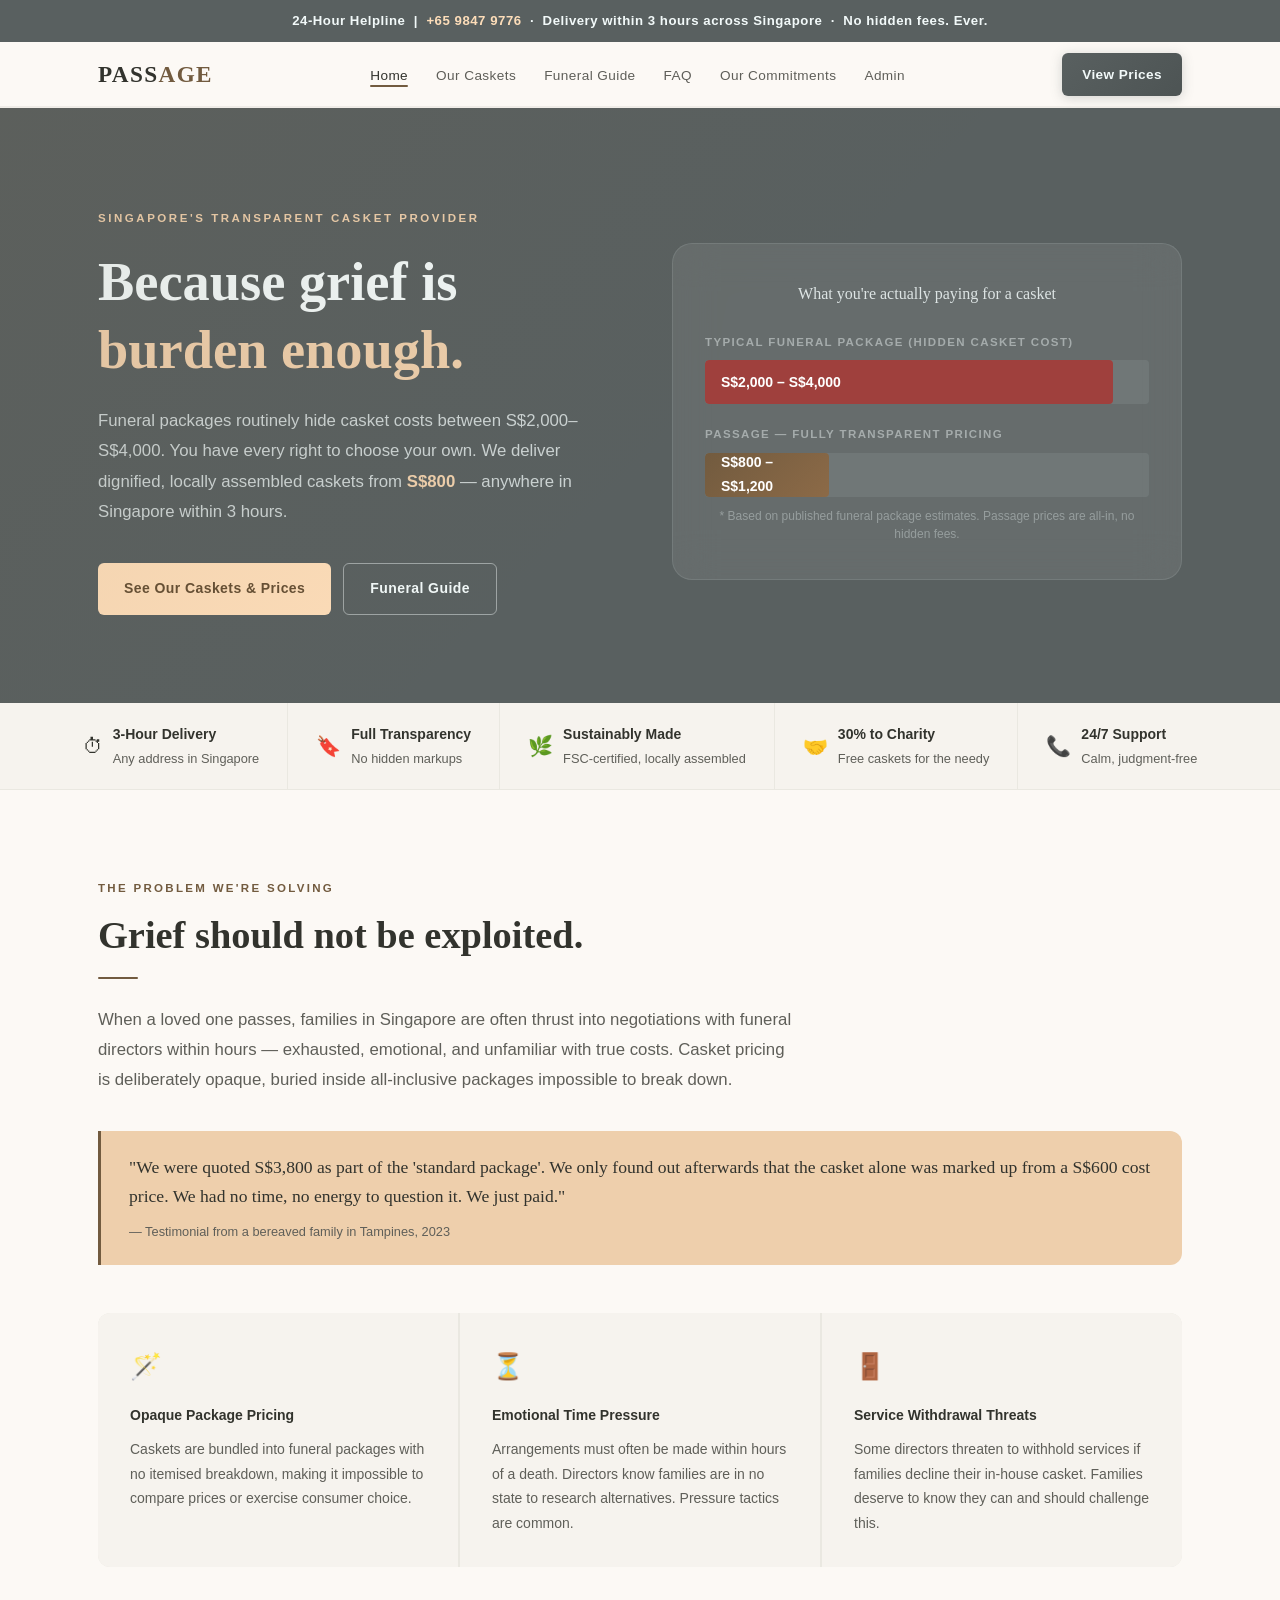
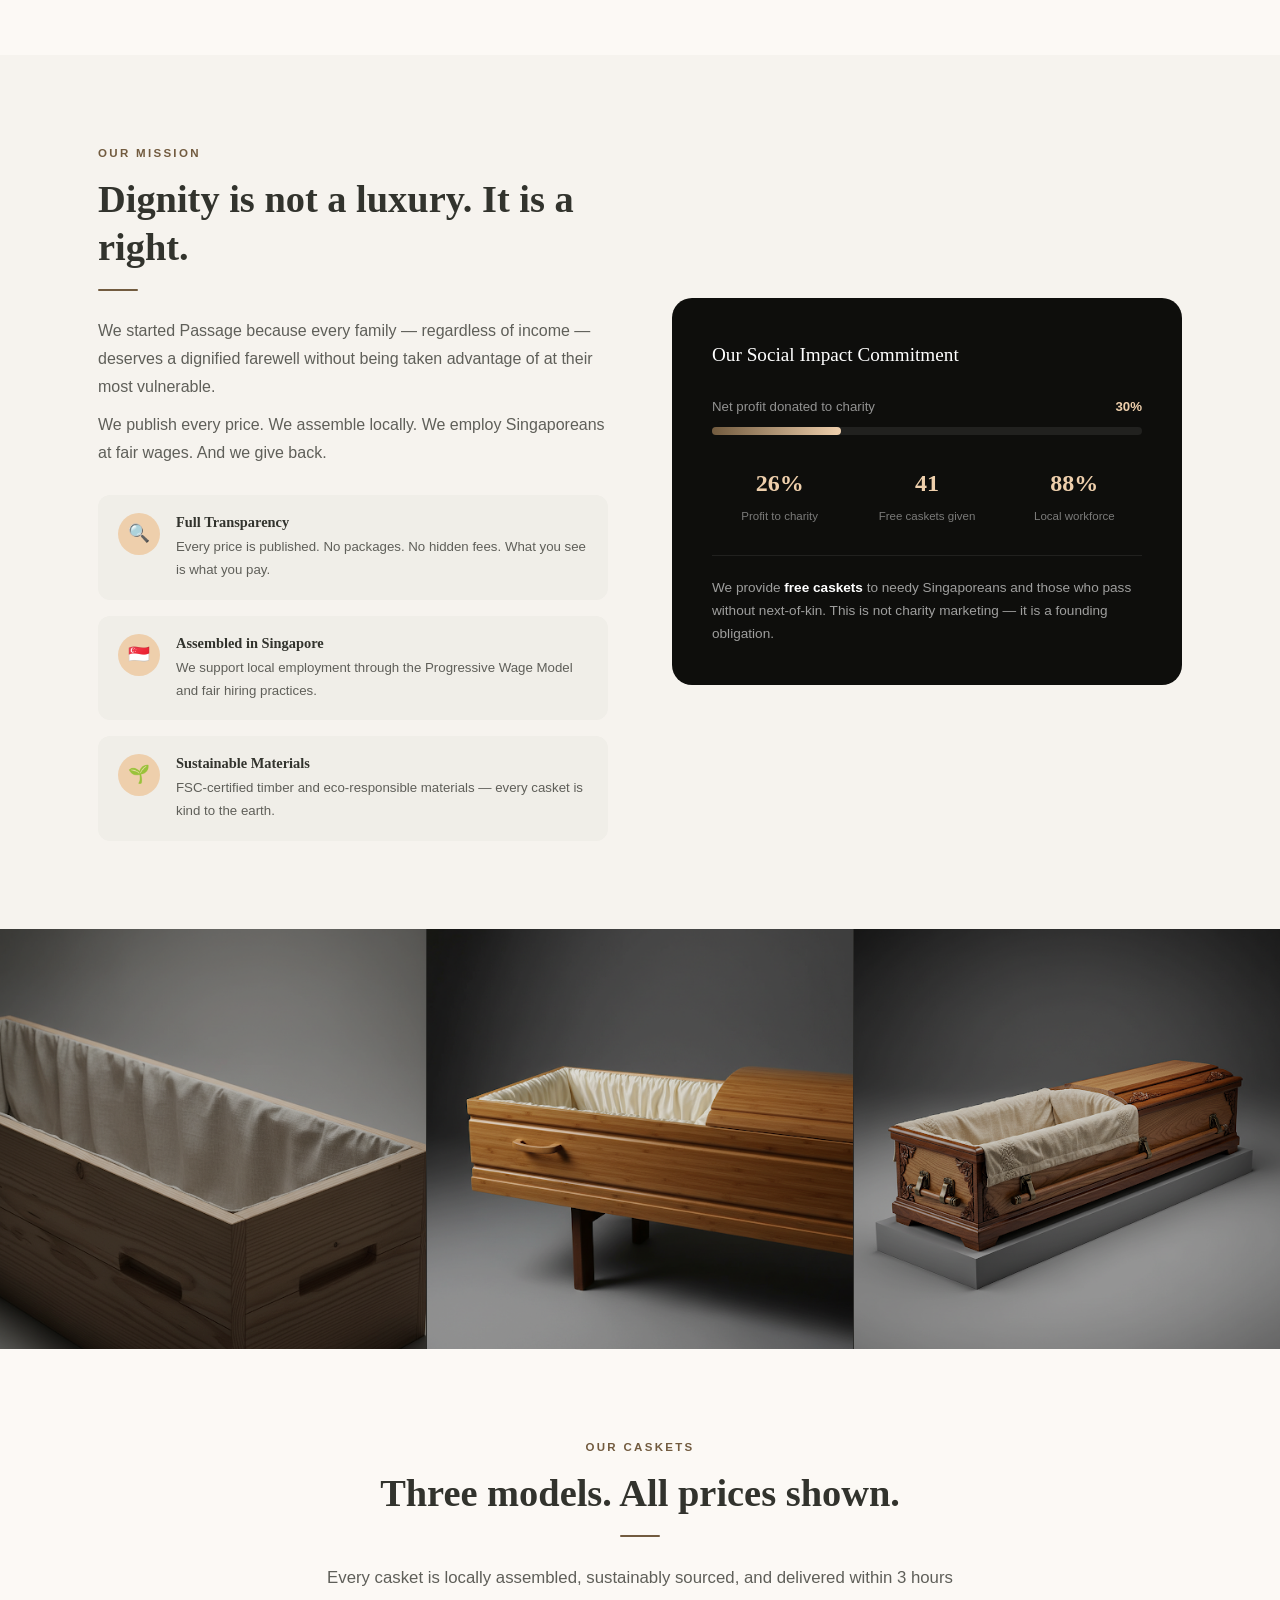
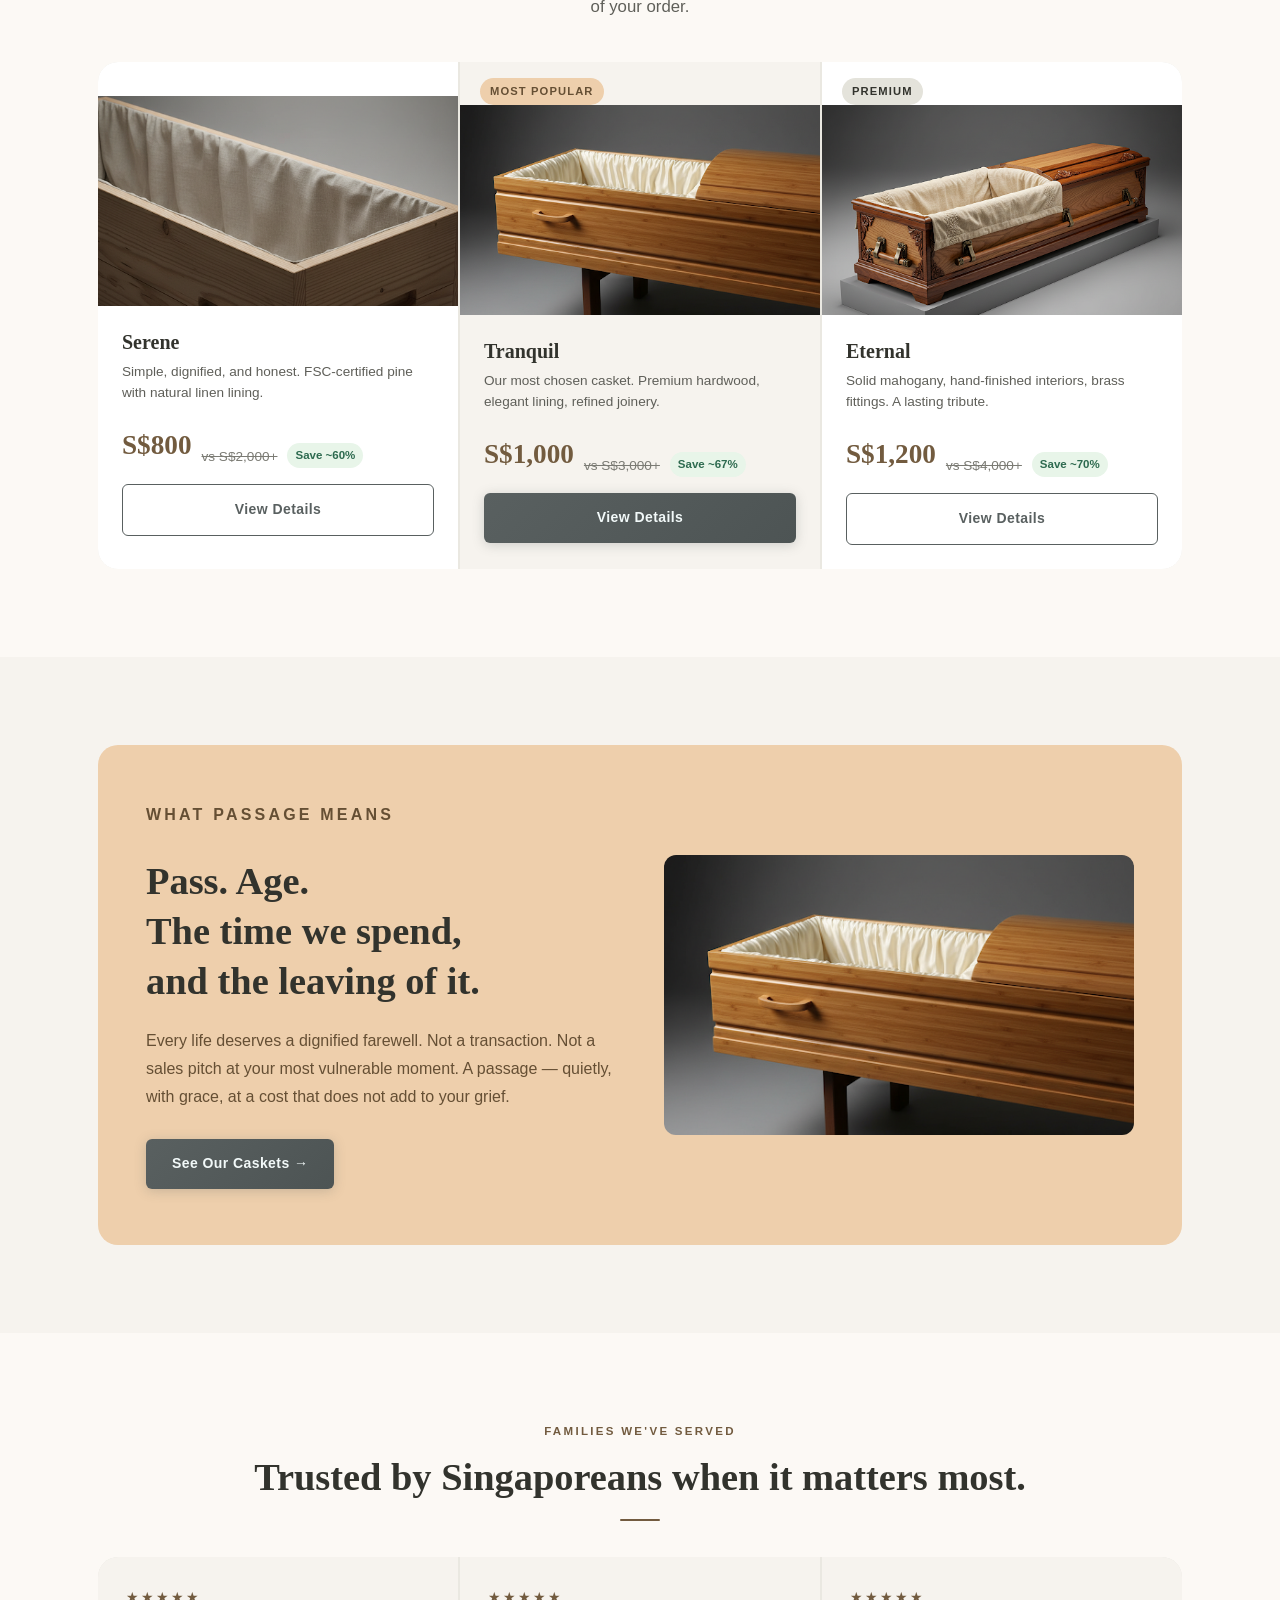
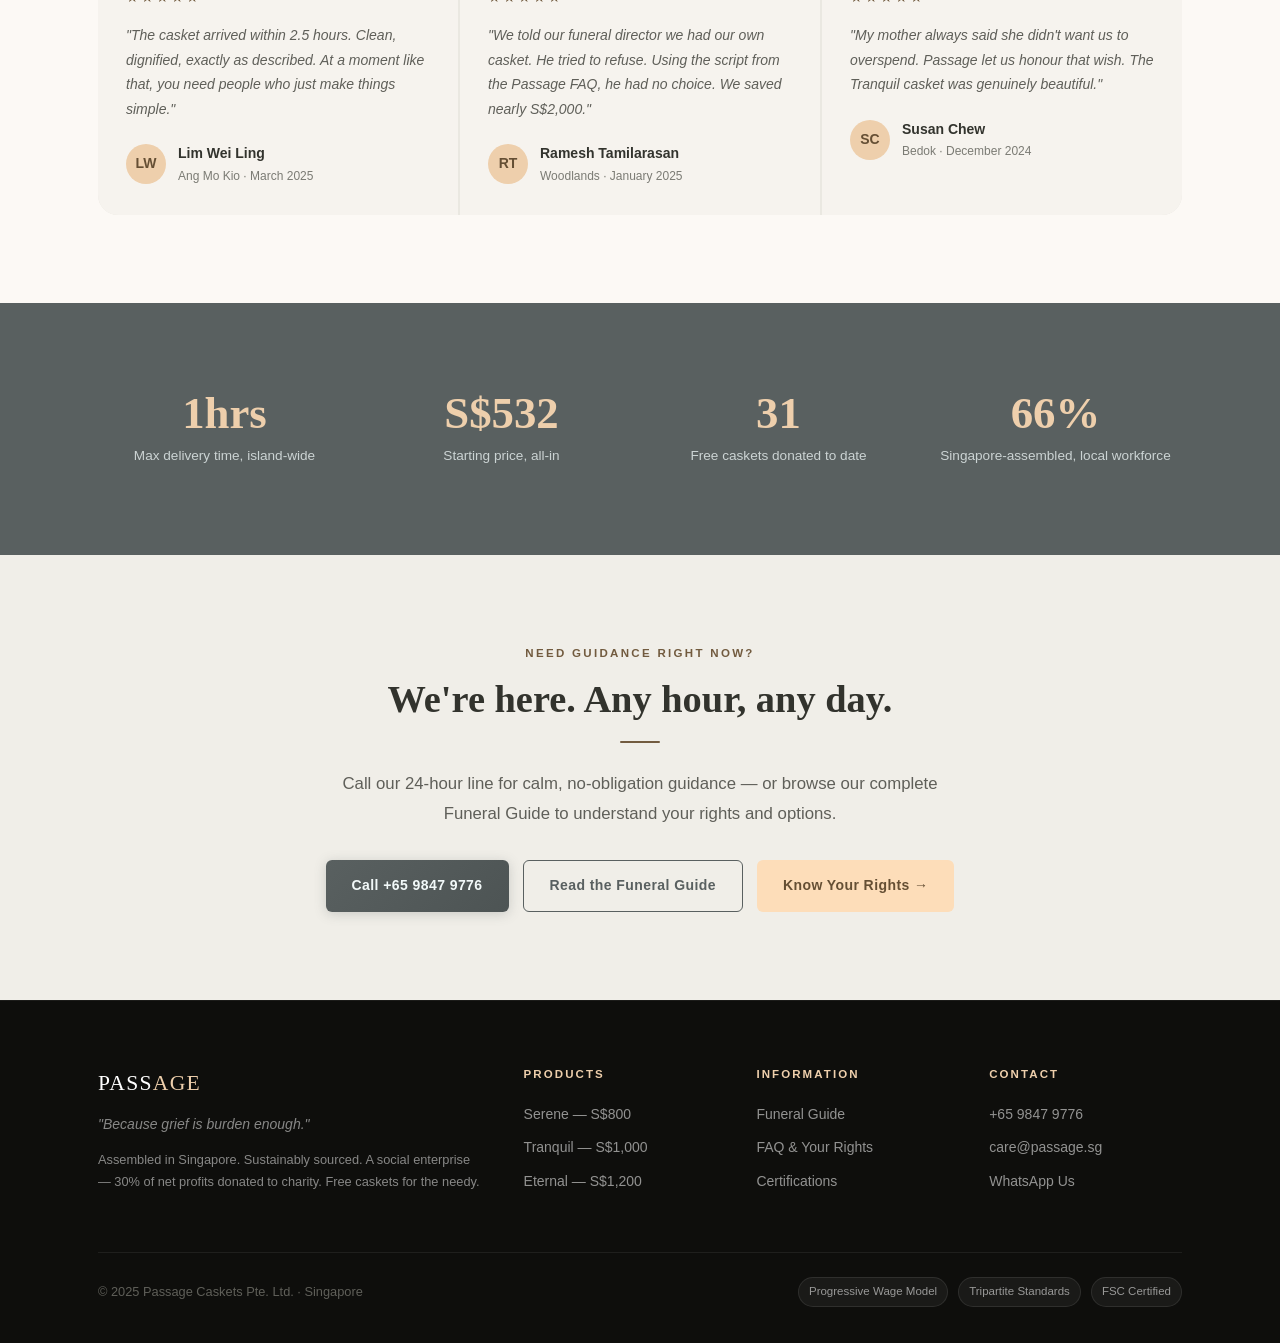
<file: index.html>
<!DOCTYPE html>
<html lang="en">
<head>
  <meta charset="UTF-8" />
  <meta name="viewport" content="width=device-width, initial-scale=1.0" />
  <meta http-equiv="Content-Security-Policy" content="default-src 'self'; style-src 'self' 'unsafe-inline'; font-src 'self' data:; script-src 'self' 'unsafe-inline'; img-src 'self' data: https:; connect-src 'self'; frame-ancestors 'none'; base-uri 'self'; form-action 'self'" />
  <meta http-equiv="X-Content-Type-Options" content="nosniff" />
  <meta name="referrer" content="strict-origin-when-cross-origin" />
  <title>Passage — Because Grief Is Burden Enough</title>
  <meta property="og:type" content="website">
  <meta property="og:image" content="https://derrick-pixel.github.io/Passage/images/og-image.jpg">
  <meta property="og:image:width" content="1200">
  <meta property="og:image:height" content="630">
  <meta property="og:title" content="PASSAGE — Transparent Caskets for Singapore">
  <meta property="og:description" content="Because grief is burden enough. Quality caskets from S$800. Island-wide delivery in 3 hours. No hidden fees. 30% to charity.">
  <meta property="og:url" content="https://derrick-pixel.github.io/Passage/">
  <meta name="twitter:card" content="summary_large_image">
  <meta name="twitter:image" content="https://derrick-pixel.github.io/Passage/images/og-image.jpg">
  <meta name="description" content="Transparent, dignified caskets delivered across Singapore within 3 hours. No hidden fees. No emotional exploitation. From S$800." />
  <link rel="stylesheet" href="styles.css" />
  <style>
    .page-body { padding-top: 108px; }

    /* ── Hero ── */
    .hero {
      background: var(--primary);
      padding: 100px 0 88px;
      position: relative; overflow: hidden;
    }
    .hero::before {
      content: '';
      position: absolute; inset: 0;
      background: linear-gradient(135deg, rgba(114,91,63,0.12) 0%, transparent 55%);
      pointer-events: none;
    }
    .hero__grid {
      display: grid; grid-template-columns: 1fr 1fr;
      gap: 64px; align-items: center;
    }
    .hero__label {
      font-family: var(--font-sans); font-size: 0.72rem;
      font-weight: 700; letter-spacing: 0.22em; text-transform: uppercase;
      color: var(--secondary-fixed-dim); margin-bottom: 20px;
    }
    .hero__title { color: var(--primary-on); margin-bottom: 22px; }
    .hero__title em { color: var(--secondary-fixed-dim); font-style: normal; }
    .hero__body {
      color: rgba(242,249,249,0.75);
      font-size: 1.05rem; line-height: 1.8; margin-bottom: 36px;
    }
    .hero__actions { display: flex; gap: 12px; flex-wrap: wrap; }

    /* Price comparison card */
    .hero__visual {
      background: rgba(252,249,245,0.08);
      backdrop-filter: blur(20px);
      border: 1px solid rgba(242,249,249,0.1);
      border-radius: var(--radius-xl);
      padding: 36px 32px;
    }
    .hero__visual-title {
      font-family: var(--font-serif); font-size: 1rem;
      color: rgba(242,249,249,0.85); margin-bottom: 24px; text-align: center;
    }
    .price-compare { display: flex; flex-direction: column; gap: 20px; }
    .price-compare__label {
      font-size: 0.72rem; font-weight: 600; letter-spacing: 0.12em;
      text-transform: uppercase; color: rgba(242,249,249,0.45); margin-bottom: 8px;
    }
    .bar-track {
      background: rgba(242,249,249,0.08);
      border-radius: 4px; height: 44px;
      position: relative; overflow: hidden;
    }
    .bar-fill {
      height: 100%; border-radius: 4px;
      display: flex; align-items: center; padding: 0 16px;
      font-family: var(--font-sans); font-weight: 700;
      font-size: 0.875rem; color: #fff;
      transition: width 1.4s cubic-bezier(0.16,1,0.3,1);
      width: 0;
    }
    .bar-fill.animate-bar { width: var(--target-w); }
    .price-compare__them .bar-fill { background: var(--error); }
    .price-compare__us   .bar-fill {
      background: linear-gradient(135deg, var(--secondary) 0%, #8c6a47 100%);
    }
    .price-compare__note {
      font-size: 0.75rem; color: rgba(242,249,249,0.35);
      text-align: center; margin-top: 10px; line-height: 1.5;
    }

    /* ── Trust bar ── */
    .trust-bar {
      background: var(--surface-1);
      border-bottom: 1px solid var(--surface-3);
    }
    .trust-bar__inner {
      display: flex; justify-content: center;
      flex-wrap: wrap;
    }
    .trust-item {
      display: flex; align-items: center; gap: 10px;
      padding: 20px 28px;
      border-right: 1px solid var(--surface-3);
    }
    .trust-item:last-child { border-right: none; }
    .trust-item__icon { font-size: 1.25rem; }
    .trust-item__text { font-size: 0.8rem; color: var(--on-surface-v); }
    .trust-item__text strong { display: block; color: var(--on-surface); font-size: 0.875rem; margin-bottom: 1px; }

    /* ── Problem section ── */
    .problem-quote {
      background: var(--secondary-fixed-dim);
      border-left: 3px solid var(--secondary);
      border-radius: 0 var(--radius-lg) var(--radius-lg) 0;
      padding: 22px 28px; margin: 36px 0;
    }
    .problem-quote p {
      font-family: var(--font-serif); font-size: 1.1rem;
      color: var(--on-surface); line-height: 1.65;
    }
    .problem-quote cite {
      display: block; margin-top: 10px;
      font-size: 0.8rem; color: var(--on-surface-v); font-style: normal;
    }
    .problem-cards {
      display: grid; grid-template-columns: repeat(3,1fr);
      gap: 2px; margin-top: 48px;
      background: var(--surface-3); border-radius: var(--radius-lg);
      overflow: hidden;
    }
    .problem-card {
      background: var(--surface-1); padding: 32px;
      transition: var(--transition);
    }
    .problem-card:hover { background: var(--surface-0); }
    .problem-card__icon { font-size: 1.6rem; margin-bottom: 14px; }
    .problem-card__title { font-size: 0.95rem; font-weight: 700; margin-bottom: 10px; color: var(--on-surface); }
    .problem-card p { font-size: 0.875rem; }

    /* ── Mission ── */
    .mission-grid { display: grid; grid-template-columns: 1fr 1fr; gap: 64px; align-items: center; }
    .mission-values { display: flex; flex-direction: column; gap: 16px; margin-top: 28px; }
    .mission-value {
      display: flex; gap: 16px; align-items: flex-start;
      padding: 18px 20px;
      background: var(--surface-2); border-radius: var(--radius-lg);
      transition: var(--transition);
    }
    .mission-value:hover { background: var(--surface-3); }
    .mission-value__icon {
      width: 42px; height: 42px; flex-shrink: 0;
      background: var(--secondary-fixed-dim);
      border-radius: 50%;
      display: flex; align-items: center; justify-content: center;
      font-size: 1.1rem;
    }
    .mission-value__text h4 { margin-bottom: 4px; font-size: 0.9rem; }
    .mission-value__text p { font-size: 0.83rem; }

    /* Mission visual — dark panel */
    .mission-visual {
      background: var(--inverse-surface);
      border-radius: var(--radius-xl);
      padding: 40px;
      color: #fff;
    }
    .mission-visual__title {
      font-family: var(--font-serif); font-size: 1.2rem;
      color: #fff; margin-bottom: 24px;
    }
    .charity-meter { margin-bottom: 28px; }
    .charity-meter__label {
      font-size: 0.83rem; color: rgba(255,255,255,0.55);
      margin-bottom: 8px; display: flex; justify-content: space-between;
    }
    .charity-meter__bar { background: rgba(255,255,255,0.08); border-radius: 4px; height: 8px; }
    .charity-meter__fill {
      background: linear-gradient(90deg, var(--secondary) 0%, var(--secondary-fixed-dim) 100%);
      height: 100%; border-radius: 4px; width: 30%;
    }
    .csr-stat { display: flex; justify-content: space-between; gap: 12px; margin-top: 8px; }
    .csr-item { text-align: center; flex: 1; }
    .csr-item__num {
      font-family: var(--font-serif); font-size: 1.5rem;
      color: var(--secondary-fixed-dim); font-weight: 700;
    }
    .csr-item__label { font-size: 0.72rem; color: rgba(255,255,255,0.45); margin-top: 4px; }

    /* ── Product preview ── */
    .product-preview-cards { display: grid; grid-template-columns: repeat(3,1fr); gap: 2px; }
    .product-cards-wrap {
      background: var(--surface-3); border-radius: var(--radius-xl);
      overflow: hidden;
    }
    .product-card {
      background: var(--surface-0);
      transition: var(--transition);
    }
    .product-card:hover { background: var(--surface-1); transform: translateY(-2px); box-shadow: var(--shadow-md); }
    .product-card.featured { background: var(--surface-1); }
    .product-card__badge-row { padding: 14px 20px 0; min-height: 34px; }
    .product-card__image {
      height: 210px;
      overflow: hidden;
    }
    .product-card__image img { width: 100%; height: 100%; object-fit: cover; transition: transform 0.5s ease; }
    .product-card:hover .product-card__image img { transform: scale(1.03); }
    .product-card__body { padding: 24px; }
    .product-card__name { font-family: var(--font-serif); font-size: 1.25rem; margin-bottom: 6px; }
    .product-card__desc { font-size: 0.85rem; color: var(--on-surface-v); margin-bottom: 18px; line-height: 1.6; }
    .product-card__price-row { display: flex; align-items: flex-end; gap: 10px; margin-bottom: 16px; flex-wrap: wrap; }
    .product-card__price {
      font-family: var(--font-serif); font-size: 1.7rem;
      font-weight: 700; color: var(--secondary);
    }
    .product-card__old { font-size: 0.85rem; color: var(--outline); text-decoration: line-through; }
    .product-card__saving { font-size: 0.72rem; color: var(--green); font-weight: 700; background: #e8f5e9; padding: 3px 8px; border-radius: 20px; }

    /* ── Testimonials ── */
    .testimonials { display: grid; grid-template-columns: repeat(3,1fr); gap: 2px; }
    .testimonials-wrap { background: var(--surface-3); border-radius: var(--radius-xl); overflow: hidden; }
    .testimonial { background: var(--surface-1); padding: 28px; }
    .testimonial__stars { color: var(--secondary); font-size: 0.9rem; margin-bottom: 14px; letter-spacing: 2px; }
    .testimonial__body {
      font-size: 0.875rem; line-height: 1.75;
      color: var(--on-surface-v); font-style: italic; margin-bottom: 20px;
    }
    .testimonial__author { display: flex; align-items: center; gap: 12px; }
    .testimonial__avatar {
      width: 40px; height: 40px; border-radius: 50%;
      background: var(--secondary-fixed-dim);
      display: flex; align-items: center; justify-content: center;
      font-family: var(--font-sans); font-weight: 700;
      font-size: 0.875rem; color: var(--secondary-dim); flex-shrink: 0;
    }
    .testimonial__name { font-size: 0.875rem; font-weight: 600; color: var(--on-surface); }
    .testimonial__date { font-size: 0.75rem; color: var(--outline); }

    /* ── Reflection module (Stitch custom) ── */
    .reflection-module {
      background: var(--secondary-fixed-dim);
      border-radius: var(--radius-xl);
      padding: 56px 48px;
      display: grid; grid-template-columns: 1fr 1fr;
      gap: 48px; align-items: center;
    }
    .reflection-module h2 {
      font-family: var(--font-serif); font-size: clamp(1.8rem, 3vw, 2.6rem);
      color: var(--on-surface); line-height: 1.3; margin-bottom: 20px;
    }
    .reflection-module p { font-size: 1rem; color: var(--secondary-dim); margin-bottom: 28px; }
    .reflection-visual {
      position: relative; height: 280px; border-radius: var(--radius-lg);
      overflow: hidden; background: var(--secondary-container);
      display: flex; align-items: center; justify-content: center;
    }
    .reflection-visual img { width: 100%; height: 100%; object-fit: cover; }

    /* ── Casket image strip ── */
    .casket-strip {
      background: var(--inverse-surface);
      overflow: hidden;
    }
    .casket-strip__inner {
      display: flex;
      height: 420px;
    }
    .casket-strip__item {
      flex: 1;
      position: relative;
      overflow: hidden;
      cursor: pointer;
    }
    .casket-strip__item img {
      width: 100%; height: 100%;
      object-fit: cover;
      transition: transform 0.6s ease, filter 0.4s ease;
      filter: brightness(0.82) saturate(0.9);
    }
    .casket-strip__item:hover img {
      transform: scale(1.05);
      filter: brightness(0.95) saturate(1);
    }
    .casket-strip__item--featured img {
      filter: brightness(0.88) saturate(1);
    }
    .casket-strip__label {
      position: absolute; bottom: 0; left: 0; right: 0;
      padding: 48px 28px 28px;
      background: linear-gradient(to top, rgba(14,14,12,0.75) 0%, transparent 100%);
      display: flex; justify-content: space-between; align-items: flex-end;
      opacity: 0;
      transform: translateY(8px);
      transition: opacity 0.35s ease, transform 0.35s ease;
    }
    .casket-strip__item:hover .casket-strip__label {
      opacity: 1;
      transform: translateY(0);
    }
    .casket-strip__name {
      font-family: var(--font-serif);
      font-size: 1.5rem; font-weight: 600;
      color: #fff; letter-spacing: 0.02em;
    }
    .casket-strip__price {
      font-family: var(--font-sans);
      font-size: 1rem; font-weight: 700;
      color: var(--secondary-fixed-dim);
      background: rgba(14,14,12,0.4);
      padding: 6px 14px; border-radius: 20px;
      backdrop-filter: blur(8px);
    }
    .casket-strip__divider {
      width: 1px;
      background: rgba(255,255,255,0.12);
      flex-shrink: 0;
    }

    @media (max-width: 900px) {
      .hero__grid, .mission-grid, .reflection-module { grid-template-columns: 1fr; }
      .problem-cards, .product-preview-cards, .testimonials { grid-template-columns: 1fr; }
      .trust-item { padding: 14px 20px; }
      .casket-strip__inner { height: auto; flex-direction: column; }
      .casket-strip__item { height: 260px; }
      .casket-strip__divider { width: 100%; height: 1px; }
      .casket-strip__label { opacity: 1; transform: none; }
    }
  </style>
</head>
<body class="page-body">

  <!-- NAV -->
  <nav class="nav">
  <div class="hotline-strip">
    24-Hour Helpline &nbsp;|&nbsp; <a href="tel:+6598479776">+65 9847 9776</a> &nbsp;·&nbsp; Delivery within 3 hours across Singapore &nbsp;·&nbsp; No hidden fees. Ever.
  </div>
    <div class="nav__inner">
      <a href="index.html" class="nav__logo">PASS<span>AGE</span></a>
      <ul class="nav__links">
        <li><a href="index.html" class="active">Home</a></li>
        <li><a href="products.html">Our Caskets</a></li>
        <li><a href="knowledge.html">Funeral Guide</a></li>
        <li><a href="faq.html">FAQ</a></li>
        <li><a href="accreditation.html">Our Commitments</a></li>
        <li><a href="admin.html">Admin</a></li>
      </ul>
      <a href="products.html" class="btn btn--primary nav__cta">View Prices</a>
      <button class="nav__hamburger" onclick="toggleMobileNav()"><span></span><span></span><span></span></button>
    </div>
    <div class="nav__mobile" id="mobileNav">
      <ul>
        <li><a href="index.html">Home</a></li>
        <li><a href="products.html">Our Caskets</a></li>
        <li><a href="knowledge.html">Funeral Guide</a></li>
        <li><a href="faq.html">FAQ</a></li>
        <li><a href="accreditation.html">Our Commitments</a></li>
        <li><a href="admin.html">Admin</a></li>
      </ul>
      <a href="products.html" class="btn btn--primary">View Prices</a>
    </div>
  </nav>

  <!-- HERO -->
  <section class="hero">
    <div class="container">
      <div class="hero__grid">
        <div>
          <p class="hero__label">Singapore's Transparent Casket Provider</p>
          <h1 class="hero__title">
            Because grief is<br><em>burden enough.</em>
          </h1>
          <p class="hero__body">
            Funeral packages routinely hide casket costs between S$2,000–S$4,000. You have every right to choose your own. We deliver dignified, locally assembled caskets from <strong style="color:var(--secondary-fixed-dim)">S$800</strong> — anywhere in Singapore within 3 hours.
          </p>
          <div class="hero__actions">
            <a href="products.html" class="btn btn--secondary">See Our Caskets & Prices</a>
            <a href="knowledge.html" class="btn btn--ghost">Funeral Guide</a>
          </div>
        </div>
        <div class="hero__visual animate">
          <p class="hero__visual-title">What you're actually paying for a casket</p>
          <div class="price-compare">
            <div class="price-compare__them">
              <p class="price-compare__label">Typical funeral package (hidden casket cost)</p>
              <div class="bar-track">
                <div class="bar-fill" style="--target-w:92%">S$2,000 – S$4,000</div>
              </div>
            </div>
            <div class="price-compare__us">
              <p class="price-compare__label">Passage — fully transparent pricing</p>
              <div class="bar-track">
                <div class="bar-fill" style="--target-w:28%">S$800 – S$1,200</div>
              </div>
            </div>
          </div>
          <p class="price-compare__note">* Based on published funeral package estimates. Passage prices are all-in, no hidden fees.</p>
        </div>
      </div>
    </div>
  </section>

  <!-- TRUST BAR -->
  <section class="trust-bar">
    <div class="trust-bar__inner">
      <div class="trust-item"><span class="trust-item__icon">⏱</span><div class="trust-item__text"><strong>3-Hour Delivery</strong>Any address in Singapore</div></div>
      <div class="trust-item"><span class="trust-item__icon">🔖</span><div class="trust-item__text"><strong>Full Transparency</strong>No hidden markups</div></div>
      <div class="trust-item"><span class="trust-item__icon">🌿</span><div class="trust-item__text"><strong>Sustainably Made</strong>FSC-certified, locally assembled</div></div>
      <div class="trust-item"><span class="trust-item__icon">🤝</span><div class="trust-item__text"><strong>30% to Charity</strong>Free caskets for the needy</div></div>
      <div class="trust-item"><span class="trust-item__icon">📞</span><div class="trust-item__text"><strong>24/7 Support</strong>Calm, judgment-free</div></div>
    </div>
  </section>

  <!-- THE PROBLEM -->
  <section class="section">
    <div class="container">
      <div class="animate">
        <p class="section-label">The Problem We're Solving</p>
        <h2 class="section-title">Grief should not be exploited.</h2>
        <div class="divider"></div>
        <p style="max-width:700px; font-size:1.05rem; line-height:1.8;">When a loved one passes, families in Singapore are often thrust into negotiations with funeral directors within hours — exhausted, emotional, and unfamiliar with true costs. Casket pricing is deliberately opaque, buried inside all-inclusive packages impossible to break down.</p>

        <div class="problem-quote">
          <p>"We were quoted S$3,800 as part of the 'standard package'. We only found out afterwards that the casket alone was marked up from a S$600 cost price. We had no time, no energy to question it. We just paid."</p>
          <cite>— Testimonial from a bereaved family in Tampines, 2023</cite>
        </div>
      </div>

      <div class="problem-cards animate">
        <div class="problem-card">
          <div class="problem-card__icon">🪄</div>
          <p class="problem-card__title">Opaque Package Pricing</p>
          <p>Caskets are bundled into funeral packages with no itemised breakdown, making it impossible to compare prices or exercise consumer choice.</p>
        </div>
        <div class="problem-card">
          <div class="problem-card__icon">⏳</div>
          <p class="problem-card__title">Emotional Time Pressure</p>
          <p>Arrangements must often be made within hours of a death. Directors know families are in no state to research alternatives. Pressure tactics are common.</p>
        </div>
        <div class="problem-card">
          <div class="problem-card__icon">🚪</div>
          <p class="problem-card__title">Service Withdrawal Threats</p>
          <p>Some directors threaten to withhold services if families decline their in-house casket. Families deserve to know they can and should challenge this.</p>
        </div>
      </div>
    </div>
  </section>

  <!-- MISSION -->
  <section class="section section--surface1">
    <div class="container">
      <div class="mission-grid">
        <div class="animate">
          <p class="section-label">Our Mission</p>
          <h2 class="section-title">Dignity is not a luxury. It is a right.</h2>
          <div class="divider"></div>
          <p style="margin-bottom:10px;">We started Passage because every family — regardless of income — deserves a dignified farewell without being taken advantage of at their most vulnerable.</p>
          <p>We publish every price. We assemble locally. We employ Singaporeans at fair wages. And we give back.</p>
          <div class="mission-values">
            <div class="mission-value">
              <div class="mission-value__icon">🔍</div>
              <div class="mission-value__text"><h4>Full Transparency</h4><p>Every price is published. No packages. No hidden fees. What you see is what you pay.</p></div>
            </div>
            <div class="mission-value">
              <div class="mission-value__icon">🇸🇬</div>
              <div class="mission-value__text"><h4>Assembled in Singapore</h4><p>We support local employment through the Progressive Wage Model and fair hiring practices.</p></div>
            </div>
            <div class="mission-value">
              <div class="mission-value__icon">🌱</div>
              <div class="mission-value__text"><h4>Sustainable Materials</h4><p>FSC-certified timber and eco-responsible materials — every casket is kind to the earth.</p></div>
            </div>
          </div>
        </div>
        <div class="mission-visual animate">
          <p class="mission-visual__title">Our Social Impact Commitment</p>
          <div class="charity-meter">
            <div class="charity-meter__label">
              <span>Net profit donated to charity</span>
              <span style="color:var(--secondary-fixed-dim); font-weight:700;">30%</span>
            </div>
            <div class="charity-meter__bar"><div class="charity-meter__fill"></div></div>
          </div>
          <div class="csr-stat">
            <div class="csr-item">
              <div class="csr-item__num count-up" data-target="30" data-suffix="%">0%</div>
              <div class="csr-item__label">Profit to charity</div>
            </div>
            <div class="csr-item">
              <div class="csr-item__num count-up" data-target="47">0</div>
              <div class="csr-item__label">Free caskets given</div>
            </div>
            <div class="csr-item">
              <div class="csr-item__num count-up" data-target="100" data-suffix="%">0%</div>
              <div class="csr-item__label">Local workforce</div>
            </div>
          </div>
          <div style="margin-top:28px; border-top:1px solid rgba(255,255,255,0.08); padding-top:20px;">
            <p style="color:rgba(255,255,255,0.6); font-size:0.85rem; line-height:1.7;">We provide <strong style="color:#fff;">free caskets</strong> to needy Singaporeans and those who pass without next-of-kin. This is not charity marketing — it is a founding obligation.</p>
          </div>
        </div>
      </div>
    </div>
  </section>

  <!-- CASKET STRIP -->
  <section class="casket-strip">
    <div class="casket-strip__inner">
      <div class="casket-strip__item">
        <img src="images/casket-pine.jpg" alt="Serene — FSC pine casket" />
        <div class="casket-strip__label">
          <span class="casket-strip__name">Serene</span>
          <span class="casket-strip__price">S$800</span>
        </div>
      </div>
      <div class="casket-strip__divider"></div>
      <div class="casket-strip__item casket-strip__item--featured">
        <img src="images/casket-bamboo.jpg" alt="Tranquil — hardwood casket" />
        <div class="casket-strip__label">
          <span class="casket-strip__name">Tranquil</span>
          <span class="casket-strip__price">S$1,000</span>
        </div>
      </div>
      <div class="casket-strip__divider"></div>
      <div class="casket-strip__item">
        <img src="images/casket-teak.jpg" alt="Eternal — solid mahogany casket" />
        <div class="casket-strip__label">
          <span class="casket-strip__name">Eternal</span>
          <span class="casket-strip__price">S$1,200</span>
        </div>
      </div>
    </div>
  </section>

  <!-- PRODUCT PREVIEW -->
  <section class="section">
    <div class="container">
      <div class="text-center animate" style="margin-bottom:40px;">
        <p class="section-label">Our Caskets</p>
        <h2 class="section-title">Three models. All prices shown.</h2>
        <div class="divider divider--center"></div>
        <p class="section-subtitle">Every casket is locally assembled, sustainably sourced, and delivered within 3 hours of your order.</p>
      </div>
      <div class="product-cards-wrap">
        <div class="product-preview-cards">
          <div class="product-card animate">
            <div class="product-card__badge-row"></div>
            <div class="product-card__image"><img src="images/casket-pine.jpg" alt="Serene casket — FSC pine" /></div>
            <div class="product-card__body">
              <h3 class="product-card__name">Serene</h3>
              <p class="product-card__desc">Simple, dignified, and honest. FSC-certified pine with natural linen lining.</p>
              <div class="product-card__price-row">
                <span class="product-card__price">S$800</span>
                <span class="product-card__old">vs S$2,000+</span>
                <span class="product-card__saving">Save ~60%</span>
              </div>
              <a href="products.html#serene" class="btn btn--outline" style="width:100%; justify-content:center;">View Details</a>
            </div>
          </div>
          <div class="product-card featured animate">
            <div class="product-card__badge-row"><span class="badge badge--warm">Most Popular</span></div>
            <div class="product-card__image"><img src="images/casket-bamboo.jpg" alt="Tranquil casket — premium hardwood" /></div>
            <div class="product-card__body">
              <h3 class="product-card__name">Tranquil</h3>
              <p class="product-card__desc">Our most chosen casket. Premium hardwood, elegant lining, refined joinery.</p>
              <div class="product-card__price-row">
                <span class="product-card__price">S$1,000</span>
                <span class="product-card__old">vs S$3,000+</span>
                <span class="product-card__saving">Save ~67%</span>
              </div>
              <a href="products.html#tranquil" class="btn btn--primary" style="width:100%; justify-content:center;">View Details</a>
            </div>
          </div>
          <div class="product-card animate">
            <div class="product-card__badge-row"><span class="badge badge--dark">Premium</span></div>
            <div class="product-card__image"><img src="images/casket-teak.jpg" alt="Eternal casket — solid mahogany" /></div>
            <div class="product-card__body">
              <h3 class="product-card__name">Eternal</h3>
              <p class="product-card__desc">Solid mahogany, hand-finished interiors, brass fittings. A lasting tribute.</p>
              <div class="product-card__price-row">
                <span class="product-card__price">S$1,200</span>
                <span class="product-card__old">vs S$4,000+</span>
                <span class="product-card__saving">Save ~70%</span>
              </div>
              <a href="products.html#eternal" class="btn btn--outline" style="width:100%; justify-content:center;">View Details</a>
            </div>
          </div>
        </div>
      </div>
    </div>
  </section>

  <!-- REFLECTION MODULE -->
  <section class="section section--surface1">
    <div class="container">
      <div class="reflection-module animate">
        <div>
          <p class="section-label">What PASSAGE Means</p>
          <h2>Pass. Age.<br>The time we spend,<br>and the leaving of it.</h2>
          <p>Every life deserves a dignified farewell. Not a transaction. Not a sales pitch at your most vulnerable moment. A passage — quietly, with grace, at a cost that does not add to your grief.</p>
          <a href="products.html" class="btn btn--primary">See Our Caskets →</a>
        </div>
        <div class="reflection-visual">
          <img src="images/casket-bamboo.jpg" alt="Tranquil casket — crafted with care in Singapore" />
        </div>
      </div>
    </div>
  </section>

  <!-- TESTIMONIALS -->
  <section class="section">
    <div class="container">
      <div class="text-center animate" style="margin-bottom:36px;">
        <p class="section-label">Families We've Served</p>
        <h2>Trusted by Singaporeans when it matters most.</h2>
        <div class="divider divider--center"></div>
      </div>
      <div class="testimonials-wrap">
        <div class="testimonials">
          <div class="testimonial animate">
            <div class="testimonial__stars">★★★★★</div>
            <p class="testimonial__body">"The casket arrived within 2.5 hours. Clean, dignified, exactly as described. At a moment like that, you need people who just make things simple."</p>
            <div class="testimonial__author">
              <div class="testimonial__avatar">LW</div>
              <div><p class="testimonial__name">Lim Wei Ling</p><p class="testimonial__date">Ang Mo Kio · March 2025</p></div>
            </div>
          </div>
          <div class="testimonial animate">
            <div class="testimonial__stars">★★★★★</div>
            <p class="testimonial__body">"We told our funeral director we had our own casket. He tried to refuse. Using the script from the Passage FAQ, he had no choice. We saved nearly S$2,000."</p>
            <div class="testimonial__author">
              <div class="testimonial__avatar">RT</div>
              <div><p class="testimonial__name">Ramesh Tamilarasan</p><p class="testimonial__date">Woodlands · January 2025</p></div>
            </div>
          </div>
          <div class="testimonial animate">
            <div class="testimonial__stars">★★★★★</div>
            <p class="testimonial__body">"My mother always said she didn't want us to overspend. Passage let us honour that wish. The Tranquil casket was genuinely beautiful."</p>
            <div class="testimonial__author">
              <div class="testimonial__avatar">SC</div>
              <div><p class="testimonial__name">Susan Chew</p><p class="testimonial__date">Bedok · December 2024</p></div>
            </div>
          </div>
        </div>
      </div>
    </div>
  </section>

  <!-- STATS BAR -->
  <section class="section section--primary">
    <div class="container">
      <div class="grid-4 text-center">
        <div class="stat animate"><div class="stat__num count-up" data-target="3" data-suffix="hrs">0hrs</div><p class="stat__label">Max delivery time, island-wide</p></div>
        <div class="stat animate"><div class="stat__num count-up" data-target="800" data-prefix="S$">S$0</div><p class="stat__label">Starting price, all-in</p></div>
        <div class="stat animate"><div class="stat__num count-up" data-target="47">0</div><p class="stat__label">Free caskets donated to date</p></div>
        <div class="stat animate"><div class="stat__num count-up" data-target="100" data-suffix="%">0%</div><p class="stat__label">Singapore-assembled, local workforce</p></div>
      </div>
    </div>
  </section>

  <!-- CTA -->
  <section class="section section--surface2">
    <div class="container text-center animate">
      <p class="section-label">Need guidance right now?</p>
      <h2 class="section-title">We're here. Any hour, any day.</h2>
      <div class="divider divider--center"></div>
      <p class="section-subtitle" style="margin-bottom:32px;">Call our 24-hour line for calm, no-obligation guidance — or browse our complete Funeral Guide to understand your rights and options.</p>
      <div style="display:flex; gap:14px; justify-content:center; flex-wrap:wrap;">
        <a href="tel:+6598479776" class="btn btn--primary">Call +65 9847 9776</a>
        <a href="knowledge.html" class="btn btn--outline">Read the Funeral Guide</a>
        <a href="faq.html" class="btn btn--secondary">Know Your Rights →</a>
      </div>
    </div>
  </section>

  <!-- FOOTER -->
  <footer class="footer">
    <div class="container">
      <div class="footer__grid">
        <div>
          <p class="footer__brand">PASS<span>AGE</span></p>
          <p class="footer__tagline">"Because grief is burden enough."</p>
          <p style="font-size:0.8rem; line-height:1.7; color:rgba(255,255,255,0.5);">Assembled in Singapore. Sustainably sourced. A social enterprise — 30% of net profits donated to charity. Free caskets for the needy.</p>
        </div>
        <div class="footer__col"><h5>Products</h5>
          <a href="products.html#serene">Serene — S$800</a>
          <a href="products.html#tranquil">Tranquil — S$1,000</a>
          <a href="products.html#eternal">Eternal — S$1,200</a>
        </div>
        <div class="footer__col"><h5>Information</h5>
          <a href="knowledge.html">Funeral Guide</a>
          <a href="faq.html">FAQ & Your Rights</a>
          <a href="accreditation.html">Certifications</a>
        </div>
        <div class="footer__col"><h5>Contact</h5>
          <a href="tel:+6598479776">+65 9847 9776</a>
          <a href="mailto:care@passage.sg">care@passage.sg</a>
          <a href="#">WhatsApp Us</a>
        </div>
      </div>
      <div class="footer__bottom">
        <p>© 2025 Passage Caskets Pte. Ltd. · Singapore</p>
        <div class="footer__badge">
          <span>Progressive Wage Model</span>
          <span>Tripartite Standards</span>
          <span>FSC Certified</span>
        </div>
      </div>
    </div>
  </footer>

  <script src="scripts.js"></script>
  <script>
    const observer = new IntersectionObserver(entries => {
      entries.forEach(e => {
        if (e.isIntersecting) {
          e.target.classList.add('animate-bar');
          observer.unobserve(e.target);
        }
      });
    }, { threshold: 0.5 });
    document.querySelectorAll('.bar-fill').forEach(el => observer.observe(el));
  </script>
</body>
</html>
</file>
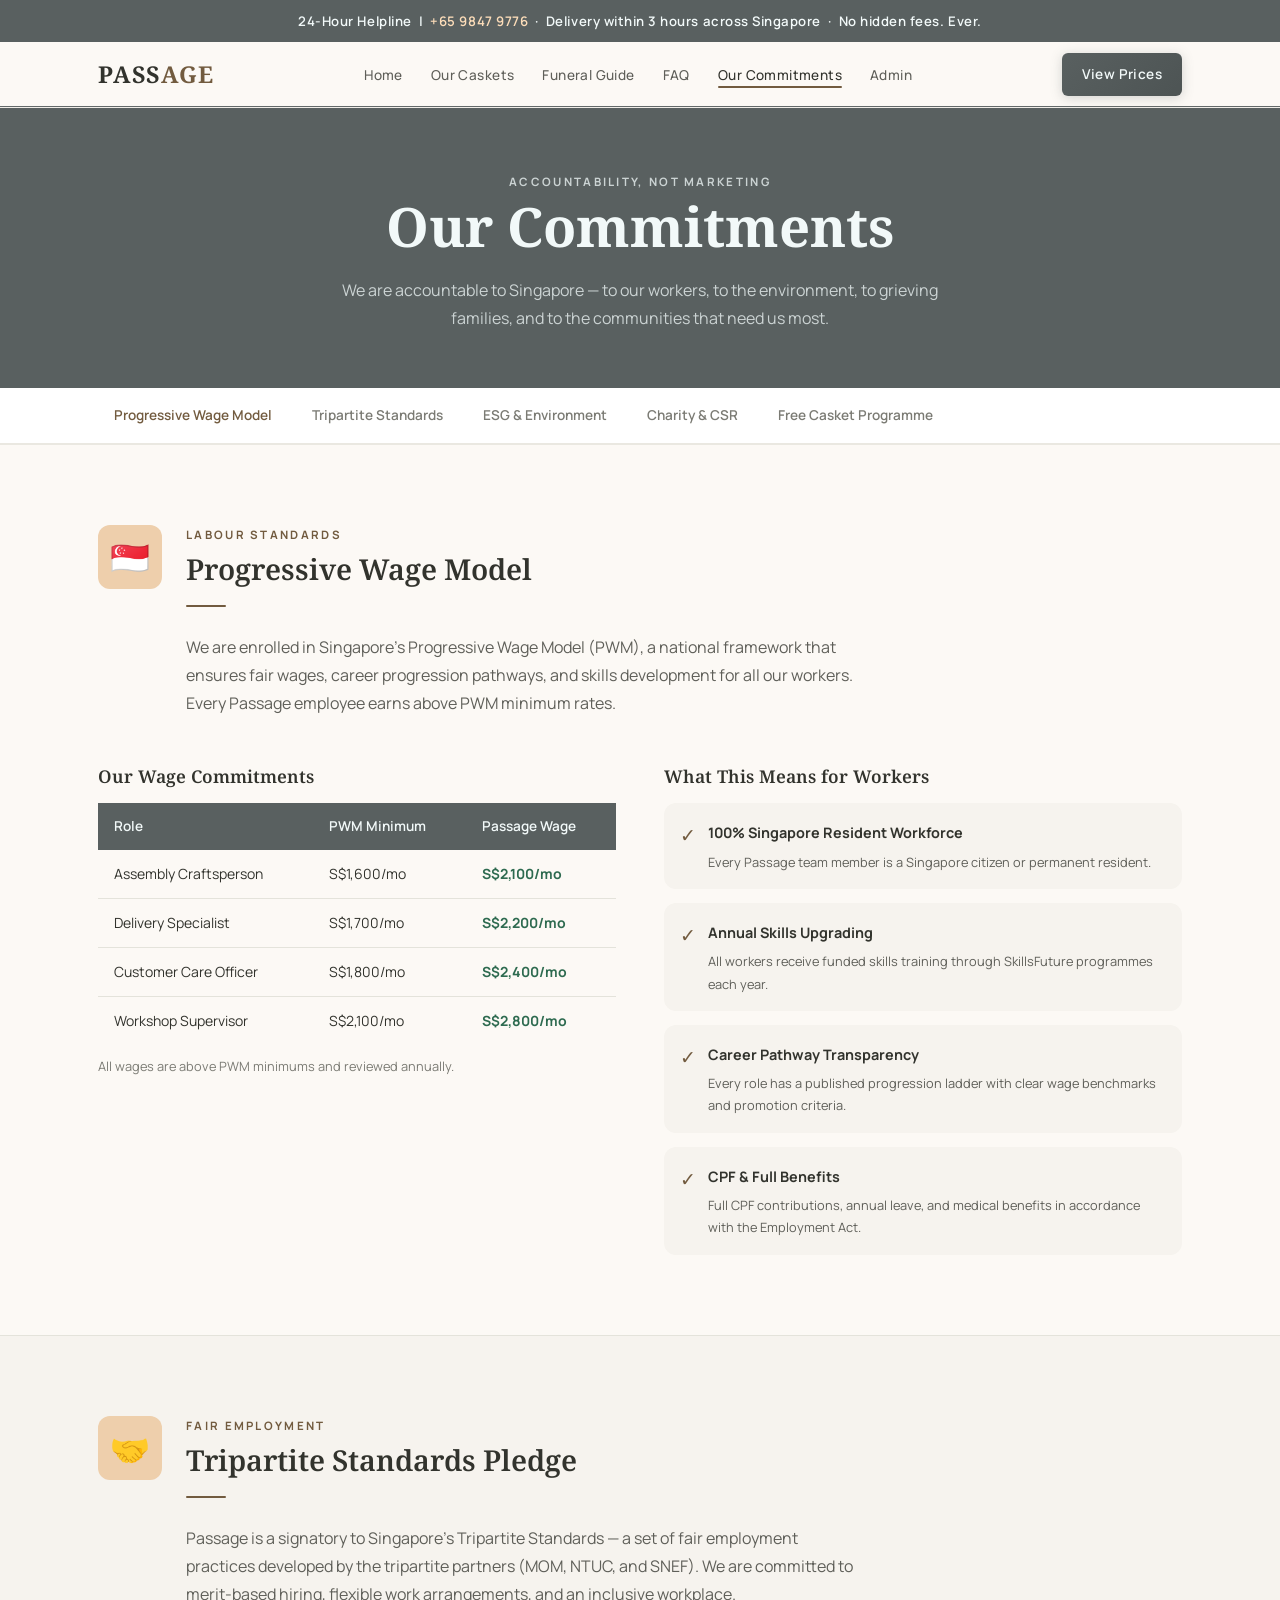
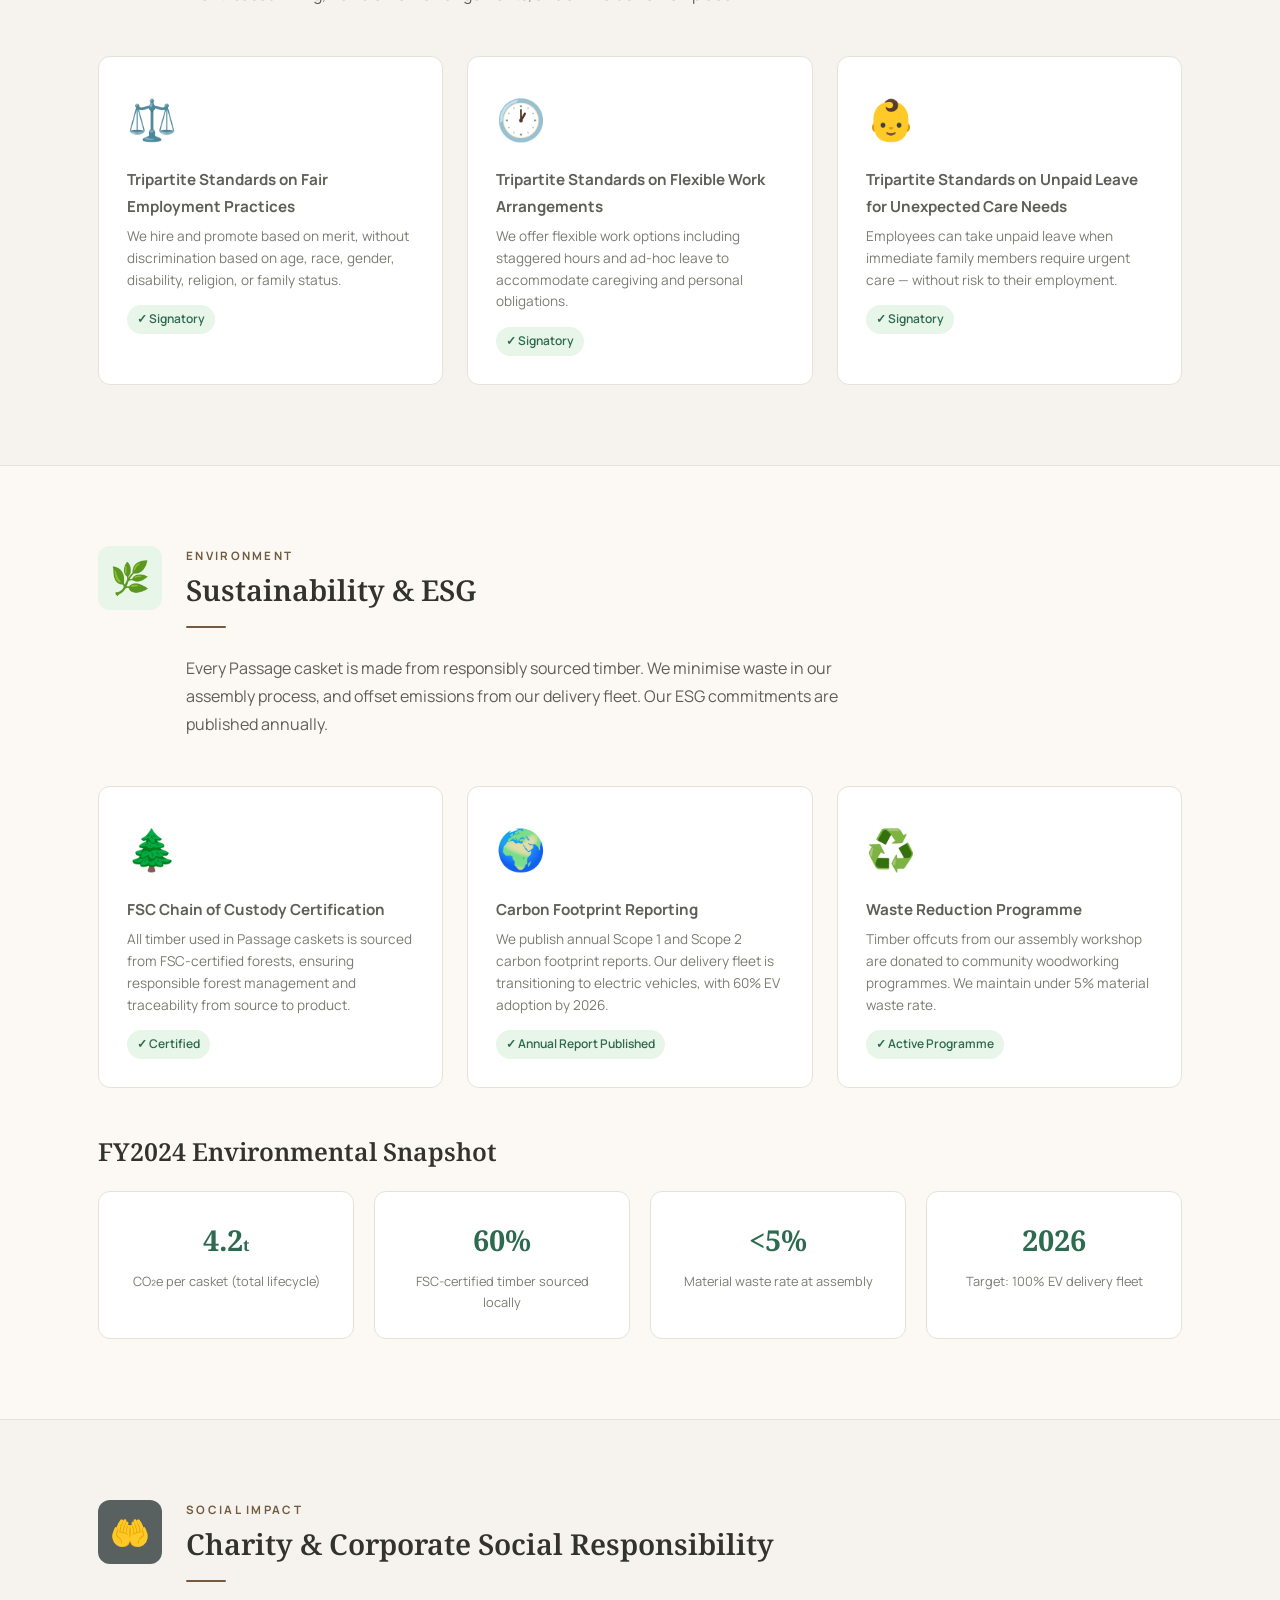
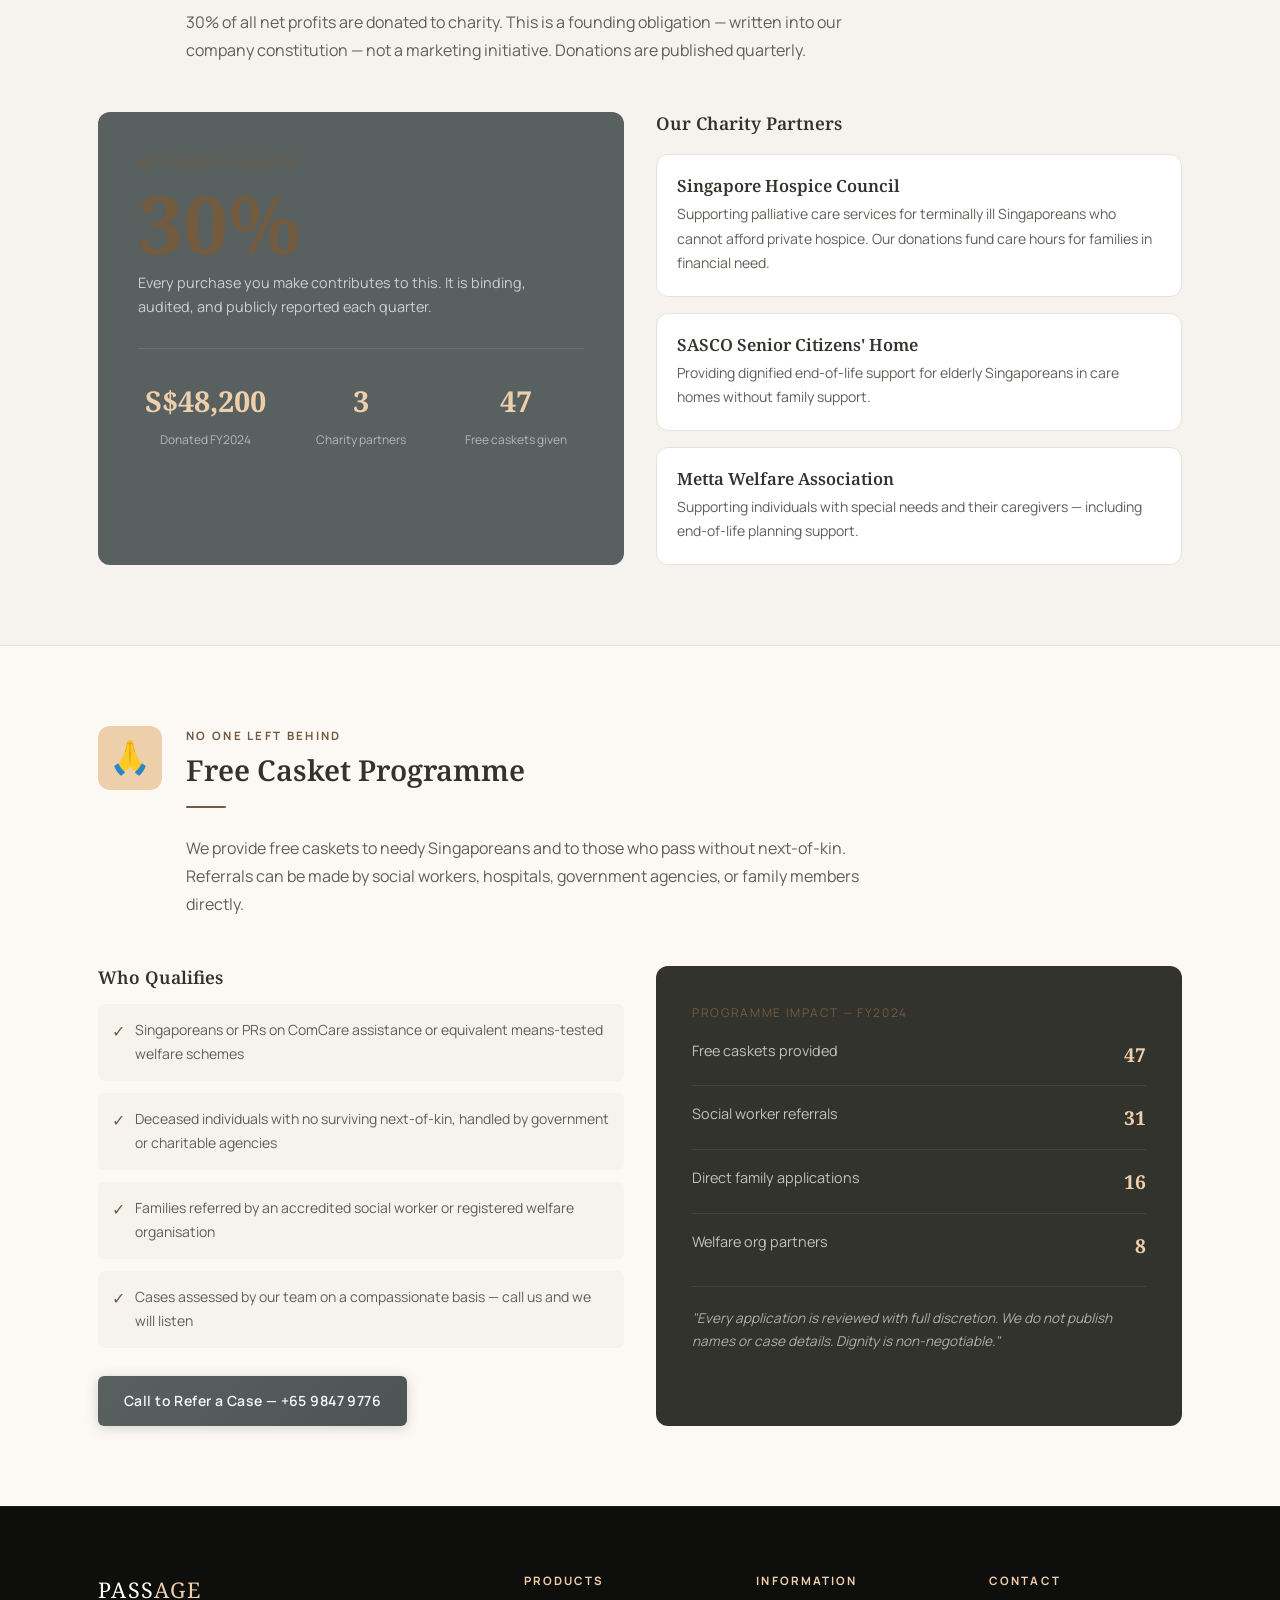
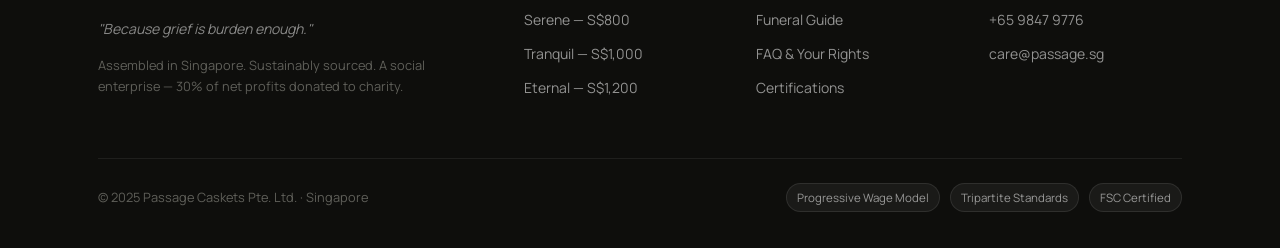
<file: accreditation.html>
<!DOCTYPE html>
<html lang="en">
<head>
  <meta charset="UTF-8" />
  <meta name="viewport" content="width=device-width, initial-scale=1.0" />
  <title>Our Commitments — Passage</title>
  <meta property="og:type" content="website">
  <meta property="og:image" content="https://derrick-pixel.github.io/Passage/images/og-image.jpg">
  <meta property="og:image:width" content="1200">
  <meta property="og:image:height" content="630">
  <meta property="og:title" content="Our Commitments — PASSAGE">
  <meta property="og:description" content="How PASSAGE ensures quality, transparency, and social impact in every casket we deliver.">
  <meta property="og:url" content="https://derrick-pixel.github.io/Passage/accreditation.html">
  <meta name="twitter:card" content="summary_large_image">
  <meta name="twitter:image" content="https://derrick-pixel.github.io/Passage/images/og-image.jpg">
  <meta name="description" content="Progressive Wage Model, Tripartite Standards, FSC timber, ESG reporting, and our charity commitment. Passage is accountable to Singapore." />
  
  
  
  <link rel="stylesheet" href="styles.css" />
  <style>
    .page-body { padding-top: 108px; }
    .page-header { background: var(--primary); padding: 64px 0 56px; text-align: center; color: var(--primary-on); }
    .page-header h1 { color: var(--primary-on); margin-bottom: 16px; }
    .page-header p { color: rgba(242,249,249,0.75); max-width: 600px; margin: 0 auto; }

    /* Commitment pillars */
    .pillar-nav {
      background: var(--surface-0);
      border-bottom: 2px solid var(--surface-3);
      position: sticky; top: 108px; z-index: 100;
    }
    .pillar-nav__inner {
      display: flex; overflow-x: auto;
      max-width: var(--max-width); margin: 0 auto; padding: 0 24px;
    }
    .pillar-btn {
      padding: 16px 20px; font-size: 0.85rem; font-weight: 600;
      color: var(--muted); white-space: nowrap;
      border-bottom: 2px solid transparent; margin-bottom: -2px;
      background: none; cursor: pointer; transition: var(--transition);
    }
    .pillar-btn:hover { color: var(--charcoal); }
    .pillar-btn.active { color: var(--secondary); border-bottom-color: var(--secondary); }

    /* Section headers with icon */
    .commitment-section { padding: 80px 0; border-bottom: 1px solid var(--border); }
    .commitment-section:last-of-type { border-bottom: none; }
    .commitment-section.alt { background: var(--light); }

    .commitment-header { display: flex; align-items: flex-start; gap: 24px; margin-bottom: 48px; }
    .commitment-icon {
      width: 64px; height: 64px; flex-shrink: 0;
      background: var(--secondary-fixed-dim);
      border-radius: var(--radius-lg);
      display: flex; align-items: center; justify-content: center;
      font-size: 2rem;
    }
    .commitment-icon.green { background: #e8f5e9; }
    .commitment-icon.dark { background: var(--primary); }
    .commitment-header__text .section-label { margin-bottom: 6px; }
    .commitment-header__text h2 { font-size: 1.8rem; }

    /* Cert cards */
    .cert-grid { display: grid; grid-template-columns: repeat(3,1fr); gap: 24px; }
    .cert-card {
      border: 1px solid var(--border);
      border-radius: var(--radius-lg);
      padding: 28px;
      background: var(--surface-0);
    }
    .cert-card__logo {
      font-size: 2.5rem; margin-bottom: 14px;
    }
    .cert-card__name { font-weight: 700; font-size: 0.95rem; margin-bottom: 6px; }
    .cert-card__body { font-size: 0.85rem; color: var(--muted); line-height: 1.6; }
    .cert-card__status {
      display: inline-flex; align-items: center; gap: 6px;
      font-size: 0.75rem; font-weight: 600;
      padding: 4px 10px; border-radius: 20px;
      background: #e8f5e9; color: var(--green);
      margin-top: 14px;
    }

    /* Wage model */
    .wage-layout { display: grid; grid-template-columns: 1fr 1fr; gap: 48px; align-items: start; }
    .wage-table { width: 100%; border-collapse: collapse; }
    .wage-table th { background: var(--primary); color: var(--primary-on); padding: 12px 16px; text-align: left; font-size: 0.85rem; font-weight: 600; }
    .wage-table td { padding: 12px 16px; border-bottom: 1px solid var(--border); font-size: 0.875rem; }
    .wage-table tr:last-child td { border-bottom: none; }
    .wage-table tr:hover td { background: var(--light); }
    .wage-highlight { font-weight: 700; color: var(--green); }

    /* Carbon report */
    .carbon-grid { display: grid; grid-template-columns: repeat(4,1fr); gap: 20px; }
    .carbon-card {
      background: var(--surface-0);
      border: 1px solid var(--border);
      border-radius: var(--radius-lg);
      padding: 24px; text-align: center;
    }
    .carbon-card__num {
      font-family: var(--font-serif); font-size: 1.8rem; font-weight: 700;
      color: var(--green); margin-bottom: 6px;
    }
    .carbon-card__label { font-size: 0.8rem; color: var(--muted); }

    /* Charity section */
    .charity-visual {
      background: var(--primary);
      border-radius: var(--radius-lg);
      padding: 40px;
      color: var(--primary-on);
    }
    .charity-big-num {
      font-family: var(--font-serif); font-size: 5rem; font-weight: 700;
      color: var(--secondary); line-height: 1; margin-bottom: 8px;
    }
    .charity-detail {
      display: grid; grid-template-columns: 1fr 1fr 1fr;
      gap: 20px; margin-top: 28px;
      padding-top: 28px; border-top: 1px solid rgba(255,255,255,0.1);
    }
    .charity-detail__item { text-align: center; }
    .charity-detail__num { font-family: var(--font-serif); font-size: 1.8rem; color: var(--secondary-fixed-dim); font-weight: 700; }
    .charity-detail__label { font-size: 0.75rem; color: rgba(255,255,255,0.55); margin-top: 4px; }

    .partner-logos { display: flex; gap: 20px; flex-wrap: wrap; margin-top: 28px; }
    .partner-logo {
      background: var(--light); border: 1px solid var(--border);
      border-radius: var(--radius); padding: 14px 24px;
      font-size: 0.85rem; font-weight: 600; color: var(--mid);
    }

    /* Animate */
    .animate { opacity: 0; transform: translateY(24px); transition: opacity 0.6s ease, transform 0.6s ease; }
    .animate.visible { opacity: 1; transform: translateY(0); }

    /* Mobile nav */
    .nav__mobile { background: var(--primary); max-height: 0; overflow: hidden; transition: max-height 0.3s ease; border-top: 1px solid rgba(255,255,255,0.06); }
    .nav__mobile.open { max-height: 400px; }
    .nav__mobile ul { padding: 16px 24px; display: flex; flex-direction: column; gap: 4px; }
    .nav__mobile a { display: block; padding: 10px 0; font-size: 0.9rem; color: rgba(255,255,255,0.8); border-bottom: 1px solid rgba(255,255,255,0.06); }
    .nav__mobile .btn { margin: 8px 24px 16px; display: block; text-align: center; }

    @media (max-width: 768px) {
      .cert-grid, .carbon-grid { grid-template-columns: 1fr 1fr; }
      .wage-layout { grid-template-columns: 1fr; }
      .charity-detail { grid-template-columns: 1fr; gap: 12px; }
    }
    @media (max-width: 480px) {
      .cert-grid, .carbon-grid { grid-template-columns: 1fr; }
    }
  </style>
</head>
<body class="page-body">

  <!-- NAV -->
  <nav class="nav">
  <div class="hotline-strip">
    24-Hour Helpline &nbsp;|&nbsp; <a href="tel:+6598479776">+65 9847 9776</a> &nbsp;·&nbsp; Delivery within 3 hours across Singapore &nbsp;·&nbsp; No hidden fees. Ever.
  </div>
    <div class="nav__inner">
      <a href="index.html" class="nav__logo">PASS<span>AGE</span></a>
      <ul class="nav__links">
        <li><a href="index.html">Home</a></li>
        <li><a href="products.html">Our Caskets</a></li>
        <li><a href="knowledge.html">Funeral Guide</a></li>
        <li><a href="faq.html">FAQ</a></li>
        <li><a href="accreditation.html" class="active">Our Commitments</a></li>
        <li><a href="admin.html">Admin</a></li>
      </ul>
      <a href="products.html" class="btn btn--primary nav__cta">View Prices</a>
      <button class="nav__hamburger" onclick="toggleMobileNav()"><span></span><span></span><span></span></button>
    </div>
    <div class="nav__mobile" id="mobileNav">
      <ul>
        <li><a href="index.html">Home</a></li>
        <li><a href="products.html">Our Caskets</a></li>
        <li><a href="knowledge.html">Funeral Guide</a></li>
        <li><a href="faq.html">FAQ</a></li>
        <li><a href="accreditation.html">Our Commitments</a></li>
        <li><a href="admin.html">Admin</a></li>
      </ul>
      <a href="products.html" class="btn btn--primary">View Prices</a>
    </div>
  </nav>

  <!-- PAGE HEADER -->
  <div class="page-header">
    <div class="container">
      <p class="section-label" style="text-align:center;">Accountability, Not Marketing</p>
      <h1>Our Commitments</h1>
      <p>We are accountable to Singapore — to our workers, to the environment, to grieving families, and to the communities that need us most.</p>
    </div>
  </div>

  <!-- PILLAR NAV -->
  <div class="pillar-nav">
    <div class="pillar-nav__inner">
      <a href="#pwm" class="pillar-btn active">Progressive Wage Model</a>
      <a href="#tripartite" class="pillar-btn">Tripartite Standards</a>
      <a href="#esg" class="pillar-btn">ESG & Environment</a>
      <a href="#charity" class="pillar-btn">Charity & CSR</a>
      <a href="#free-casket" class="pillar-btn">Free Casket Programme</a>
    </div>
  </div>

  <!-- PROGRESSIVE WAGE MODEL -->
  <section class="commitment-section" id="pwm">
    <div class="container">
      <div class="commitment-header animate">
        <div class="commitment-icon">🇸🇬</div>
        <div class="commitment-header__text">
          <p class="section-label">Labour Standards</p>
          <h2>Progressive Wage Model</h2>
          <div class="divider"></div>
          <p style="max-width:680px;">We are enrolled in Singapore's Progressive Wage Model (PWM), a national framework that ensures fair wages, career progression pathways, and skills development for all our workers. Every Passage employee earns above PWM minimum rates.</p>
        </div>
      </div>

      <div class="wage-layout animate">
        <div>
          <h3 style="margin-bottom:16px; font-size:1.1rem;">Our Wage Commitments</h3>
          <table class="wage-table">
            <thead><tr><th>Role</th><th>PWM Minimum</th><th>Passage Wage</th></tr></thead>
            <tbody>
              <tr><td>Assembly Craftsperson</td><td>S$1,600/mo</td><td class="wage-highlight">S$2,100/mo</td></tr>
              <tr><td>Delivery Specialist</td><td>S$1,700/mo</td><td class="wage-highlight">S$2,200/mo</td></tr>
              <tr><td>Customer Care Officer</td><td>S$1,800/mo</td><td class="wage-highlight">S$2,400/mo</td></tr>
              <tr><td>Workshop Supervisor</td><td>S$2,100/mo</td><td class="wage-highlight">S$2,800/mo</td></tr>
            </tbody>
          </table>
          <p style="font-size:0.8rem; color:var(--muted); margin-top:10px;">All wages are above PWM minimums and reviewed annually.</p>
        </div>
        <div>
          <h3 style="margin-bottom:16px; font-size:1.1rem;">What This Means for Workers</h3>
          <div style="display:flex; flex-direction:column; gap:14px;">
            <div style="display:flex; gap:12px; align-items:flex-start; padding:16px; background:var(--light); border-radius:var(--radius-lg);">
              <span style="color:var(--gold); font-size:1.2rem;">✓</span>
              <div><strong style="font-size:0.9rem;">100% Singapore Resident Workforce</strong><p style="font-size:0.8rem; margin-top:4px;">Every Passage team member is a Singapore citizen or permanent resident.</p></div>
            </div>
            <div style="display:flex; gap:12px; align-items:flex-start; padding:16px; background:var(--light); border-radius:var(--radius-lg);">
              <span style="color:var(--gold); font-size:1.2rem;">✓</span>
              <div><strong style="font-size:0.9rem;">Annual Skills Upgrading</strong><p style="font-size:0.8rem; margin-top:4px;">All workers receive funded skills training through SkillsFuture programmes each year.</p></div>
            </div>
            <div style="display:flex; gap:12px; align-items:flex-start; padding:16px; background:var(--light); border-radius:var(--radius-lg);">
              <span style="color:var(--gold); font-size:1.2rem;">✓</span>
              <div><strong style="font-size:0.9rem;">Career Pathway Transparency</strong><p style="font-size:0.8rem; margin-top:4px;">Every role has a published progression ladder with clear wage benchmarks and promotion criteria.</p></div>
            </div>
            <div style="display:flex; gap:12px; align-items:flex-start; padding:16px; background:var(--light); border-radius:var(--radius-lg);">
              <span style="color:var(--gold); font-size:1.2rem;">✓</span>
              <div><strong style="font-size:0.9rem;">CPF & Full Benefits</strong><p style="font-size:0.8rem; margin-top:4px;">Full CPF contributions, annual leave, and medical benefits in accordance with the Employment Act.</p></div>
            </div>
          </div>
        </div>
      </div>
    </div>
  </section>

  <!-- TRIPARTITE STANDARDS -->
  <section class="commitment-section alt" id="tripartite">
    <div class="container">
      <div class="commitment-header animate">
        <div class="commitment-icon">🤝</div>
        <div class="commitment-header__text">
          <p class="section-label">Fair Employment</p>
          <h2>Tripartite Standards Pledge</h2>
          <div class="divider"></div>
          <p style="max-width:680px;">Passage is a signatory to Singapore's Tripartite Standards — a set of fair employment practices developed by the tripartite partners (MOM, NTUC, and SNEF). We are committed to merit-based hiring, flexible work arrangements, and an inclusive workplace.</p>
        </div>
      </div>

      <div class="cert-grid animate">
        <div class="cert-card">
          <div class="cert-card__logo">⚖️</div>
          <p class="cert-card__name">Tripartite Standards on Fair Employment Practices</p>
          <p class="cert-card__body">We hire and promote based on merit, without discrimination based on age, race, gender, disability, religion, or family status.</p>
          <span class="cert-card__status">✓ Signatory</span>
        </div>
        <div class="cert-card">
          <div class="cert-card__logo">🕐</div>
          <p class="cert-card__name">Tripartite Standards on Flexible Work Arrangements</p>
          <p class="cert-card__body">We offer flexible work options including staggered hours and ad-hoc leave to accommodate caregiving and personal obligations.</p>
          <span class="cert-card__status">✓ Signatory</span>
        </div>
        <div class="cert-card">
          <div class="cert-card__logo">👶</div>
          <p class="cert-card__name">Tripartite Standards on Unpaid Leave for Unexpected Care Needs</p>
          <p class="cert-card__body">Employees can take unpaid leave when immediate family members require urgent care — without risk to their employment.</p>
          <span class="cert-card__status">✓ Signatory</span>
        </div>
      </div>
    </div>
  </section>

  <!-- ESG -->
  <section class="commitment-section" id="esg">
    <div class="container">
      <div class="commitment-header animate">
        <div class="commitment-icon green">🌿</div>
        <div class="commitment-header__text">
          <p class="section-label">Environment</p>
          <h2>Sustainability & ESG</h2>
          <div class="divider"></div>
          <p style="max-width:680px;">Every Passage casket is made from responsibly sourced timber. We minimise waste in our assembly process, and offset emissions from our delivery fleet. Our ESG commitments are published annually.</p>
        </div>
      </div>

      <div class="cert-grid animate" style="margin-bottom:48px;">
        <div class="cert-card">
          <div class="cert-card__logo">🌲</div>
          <p class="cert-card__name">FSC Chain of Custody Certification</p>
          <p class="cert-card__body">All timber used in Passage caskets is sourced from FSC-certified forests, ensuring responsible forest management and traceability from source to product.</p>
          <span class="cert-card__status">✓ Certified</span>
        </div>
        <div class="cert-card">
          <div class="cert-card__logo">🌍</div>
          <p class="cert-card__name">Carbon Footprint Reporting</p>
          <p class="cert-card__body">We publish annual Scope 1 and Scope 2 carbon footprint reports. Our delivery fleet is transitioning to electric vehicles, with 60% EV adoption by 2026.</p>
          <span class="cert-card__status">✓ Annual Report Published</span>
        </div>
        <div class="cert-card">
          <div class="cert-card__logo">♻️</div>
          <p class="cert-card__name">Waste Reduction Programme</p>
          <p class="cert-card__body">Timber offcuts from our assembly workshop are donated to community woodworking programmes. We maintain under 5% material waste rate.</p>
          <span class="cert-card__status">✓ Active Programme</span>
        </div>
      </div>

      <div class="animate">
        <h3 style="margin-bottom:24px;">FY2024 Environmental Snapshot</h3>
        <div class="carbon-grid">
          <div class="carbon-card">
            <div class="carbon-card__num">4.2<span style="font-size:1rem;">t</span></div>
            <div class="carbon-card__label">CO₂e per casket (total lifecycle)</div>
          </div>
          <div class="carbon-card">
            <div class="carbon-card__num">60%</div>
            <div class="carbon-card__label">FSC-certified timber sourced locally</div>
          </div>
          <div class="carbon-card">
            <div class="carbon-card__num">&lt;5%</div>
            <div class="carbon-card__label">Material waste rate at assembly</div>
          </div>
          <div class="carbon-card">
            <div class="carbon-card__num">2026</div>
            <div class="carbon-card__label">Target: 100% EV delivery fleet</div>
          </div>
        </div>
      </div>
    </div>
  </section>

  <!-- CHARITY -->
  <section class="commitment-section alt" id="charity">
    <div class="container">
      <div class="commitment-header animate">
        <div class="commitment-icon dark">🤲</div>
        <div class="commitment-header__text">
          <p class="section-label">Social Impact</p>
          <h2>Charity & Corporate Social Responsibility</h2>
          <div class="divider"></div>
          <p style="max-width:680px;">30% of all net profits are donated to charity. This is a founding obligation — written into our company constitution — not a marketing initiative. Donations are published quarterly.</p>
        </div>
      </div>

      <div class="grid-2 animate">
        <div class="charity-visual">
          <p style="font-size:0.8rem; letter-spacing:0.14em; text-transform:uppercase; color:var(--gold); margin-bottom:8px;">Net Profit Donated</p>
          <div class="charity-big-num">30%</div>
          <p style="color:rgba(255,255,255,0.7); font-size:0.9rem; line-height:1.7;">Every purchase you make contributes to this. It is binding, audited, and publicly reported each quarter.</p>
          <div class="charity-detail">
            <div class="charity-detail__item">
              <div class="charity-detail__num">S$48,200</div>
              <div class="charity-detail__label">Donated FY2024</div>
            </div>
            <div class="charity-detail__item">
              <div class="charity-detail__num">3</div>
              <div class="charity-detail__label">Charity partners</div>
            </div>
            <div class="charity-detail__item">
              <div class="charity-detail__num">47</div>
              <div class="charity-detail__label">Free caskets given</div>
            </div>
          </div>
        </div>

        <div>
          <h3 style="margin-bottom:20px; font-size:1.1rem;">Our Charity Partners</h3>
          <div style="display:flex; flex-direction:column; gap:16px;">
            <div style="padding:20px; border:1px solid var(--border); border-radius:var(--radius-lg); background:var(--white);">
              <h4 style="margin-bottom:6px;">Singapore Hospice Council</h4>
              <p style="font-size:0.875rem;">Supporting palliative care services for terminally ill Singaporeans who cannot afford private hospice. Our donations fund care hours for families in financial need.</p>
            </div>
            <div style="padding:20px; border:1px solid var(--border); border-radius:var(--radius-lg); background:var(--white);">
              <h4 style="margin-bottom:6px;">SASCO Senior Citizens' Home</h4>
              <p style="font-size:0.875rem;">Providing dignified end-of-life support for elderly Singaporeans in care homes without family support.</p>
            </div>
            <div style="padding:20px; border:1px solid var(--border); border-radius:var(--radius-lg); background:var(--white);">
              <h4 style="margin-bottom:6px;">Metta Welfare Association</h4>
              <p style="font-size:0.875rem;">Supporting individuals with special needs and their caregivers — including end-of-life planning support.</p>
            </div>
          </div>
        </div>
      </div>
    </div>
  </section>

  <!-- FREE CASKET PROGRAMME -->
  <section class="commitment-section" id="free-casket">
    <div class="container">
      <div class="commitment-header animate">
        <div class="commitment-icon">🙏</div>
        <div class="commitment-header__text">
          <p class="section-label">No One Left Behind</p>
          <h2>Free Casket Programme</h2>
          <div class="divider"></div>
          <p style="max-width:680px;">We provide free caskets to needy Singaporeans and to those who pass without next-of-kin. Referrals can be made by social workers, hospitals, government agencies, or family members directly.</p>
        </div>
      </div>

      <div class="grid-2 animate">
        <div>
          <h3 style="margin-bottom:16px; font-size:1.1rem;">Who Qualifies</h3>
          <div style="display:flex; flex-direction:column; gap:12px; margin-bottom:28px;">
            <div style="display:flex; gap:10px; padding:14px; background:var(--light); border-radius:var(--radius);">
              <span style="color:var(--gold);">✓</span>
              <p style="font-size:0.875rem;">Singaporeans or PRs on ComCare assistance or equivalent means-tested welfare schemes</p>
            </div>
            <div style="display:flex; gap:10px; padding:14px; background:var(--light); border-radius:var(--radius);">
              <span style="color:var(--gold);">✓</span>
              <p style="font-size:0.875rem;">Deceased individuals with no surviving next-of-kin, handled by government or charitable agencies</p>
            </div>
            <div style="display:flex; gap:10px; padding:14px; background:var(--light); border-radius:var(--radius);">
              <span style="color:var(--gold);">✓</span>
              <p style="font-size:0.875rem;">Families referred by an accredited social worker or registered welfare organisation</p>
            </div>
            <div style="display:flex; gap:10px; padding:14px; background:var(--light); border-radius:var(--radius);">
              <span style="color:var(--gold);">✓</span>
              <p style="font-size:0.875rem;">Cases assessed by our team on a compassionate basis — call us and we will listen</p>
            </div>
          </div>
          <a href="tel:+6598479776" class="btn btn--primary">Call to Refer a Case — +65 9847 9776</a>
        </div>
        <div style="background:var(--charcoal); border-radius:var(--radius-lg); padding:36px; color:var(--white);">
          <p style="font-size:0.75rem; letter-spacing:0.14em; text-transform:uppercase; color:var(--gold); margin-bottom:16px;">Programme Impact — FY2024</p>
          <div style="display:flex; flex-direction:column; gap:16px;">
            <div style="display:flex; justify-content:space-between; border-bottom:1px solid rgba(255,255,255,0.08); padding-bottom:14px;">
              <span style="font-size:0.9rem; color:rgba(255,255,255,0.7);">Free caskets provided</span>
              <span style="font-weight:700; color:var(--gold-light); font-family:var(--font-serif); font-size:1.2rem;">47</span>
            </div>
            <div style="display:flex; justify-content:space-between; border-bottom:1px solid rgba(255,255,255,0.08); padding-bottom:14px;">
              <span style="font-size:0.9rem; color:rgba(255,255,255,0.7);">Social worker referrals</span>
              <span style="font-weight:700; color:var(--gold-light); font-family:var(--font-serif); font-size:1.2rem;">31</span>
            </div>
            <div style="display:flex; justify-content:space-between; border-bottom:1px solid rgba(255,255,255,0.08); padding-bottom:14px;">
              <span style="font-size:0.9rem; color:rgba(255,255,255,0.7);">Direct family applications</span>
              <span style="font-weight:700; color:var(--gold-light); font-family:var(--font-serif); font-size:1.2rem;">16</span>
            </div>
            <div style="display:flex; justify-content:space-between;">
              <span style="font-size:0.9rem; color:rgba(255,255,255,0.7);">Welfare org partners</span>
              <span style="font-weight:700; color:var(--gold-light); font-family:var(--font-serif); font-size:1.2rem;">8</span>
            </div>
          </div>
          <div style="margin-top:24px; padding-top:20px; border-top:1px solid rgba(255,255,255,0.08);">
            <p style="font-size:0.85rem; color:rgba(255,255,255,0.6); font-style:italic; line-height:1.7;">"Every application is reviewed with full discretion. We do not publish names or case details. Dignity is non-negotiable."</p>
          </div>
        </div>
      </div>
    </div>
  </section>

  <!-- FOOTER -->
  <footer class="footer">
    <div class="container">
      <div class="footer__grid">
        <div>
          <p class="footer__brand">PASS<span>AGE</span></p>
          <p class="footer__tagline">"Because grief is burden enough."</p>
          <p style="font-size:0.8rem; line-height:1.7;">Assembled in Singapore. Sustainably sourced. A social enterprise — 30% of net profits donated to charity.</p>
        </div>
        <div class="footer__col"><h5>Products</h5>
          <a href="products.html#serene">Serene — S$800</a>
          <a href="products.html#tranquil">Tranquil — S$1,000</a>
          <a href="products.html#eternal">Eternal — S$1,200</a>
        </div>
        <div class="footer__col"><h5>Information</h5>
          <a href="knowledge.html">Funeral Guide</a>
          <a href="faq.html">FAQ & Your Rights</a>
          <a href="accreditation.html">Certifications</a>
        </div>
        <div class="footer__col"><h5>Contact</h5>
          <a href="tel:+6598479776">+65 9847 9776</a>
          <a href="mailto:care@passage.sg">care@passage.sg</a>
        </div>
      </div>
      <div class="footer__bottom">
        <p>© 2025 Passage Caskets Pte. Ltd. · Singapore</p>
        <div class="footer__badge">
          <span>Progressive Wage Model</span><span>Tripartite Standards</span><span>FSC Certified</span>
        </div>
      </div>
    </div>
  </footer>

  <script src="scripts.js"></script>
</body>
</html>
</file>
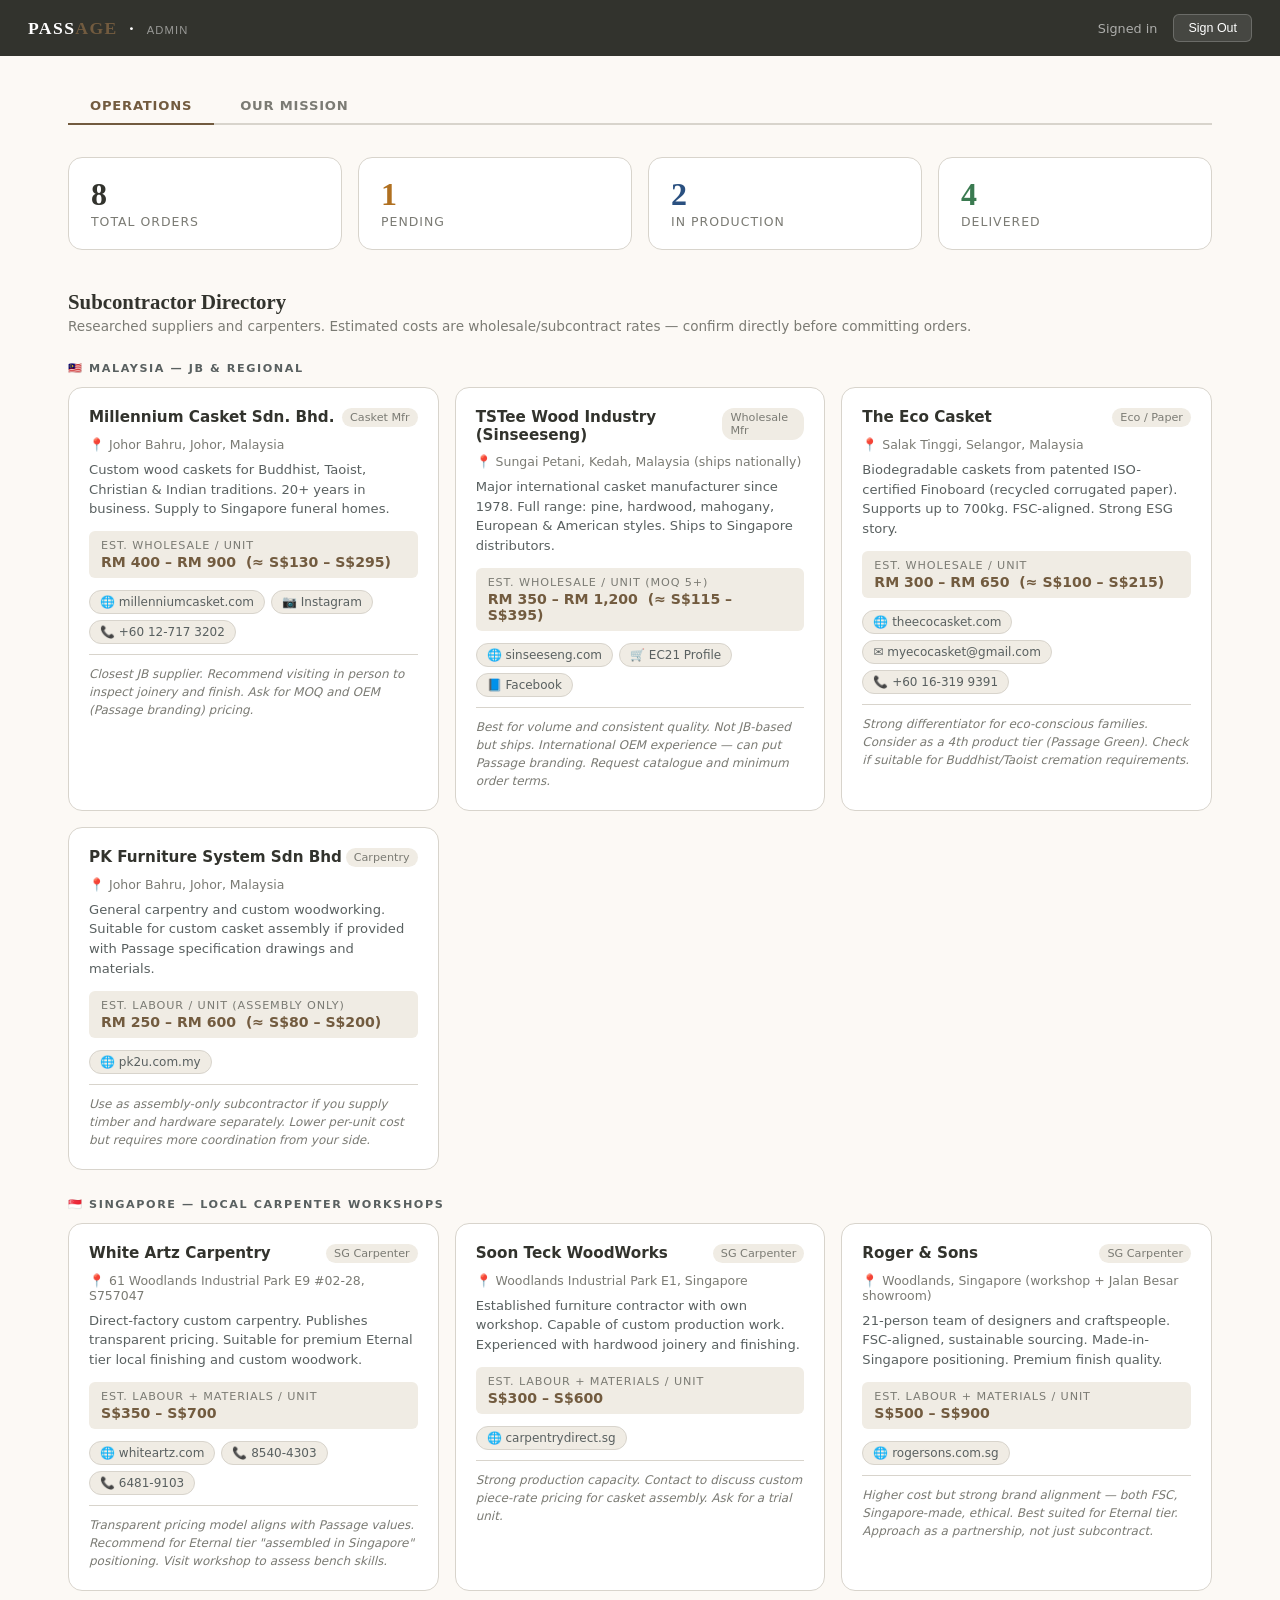
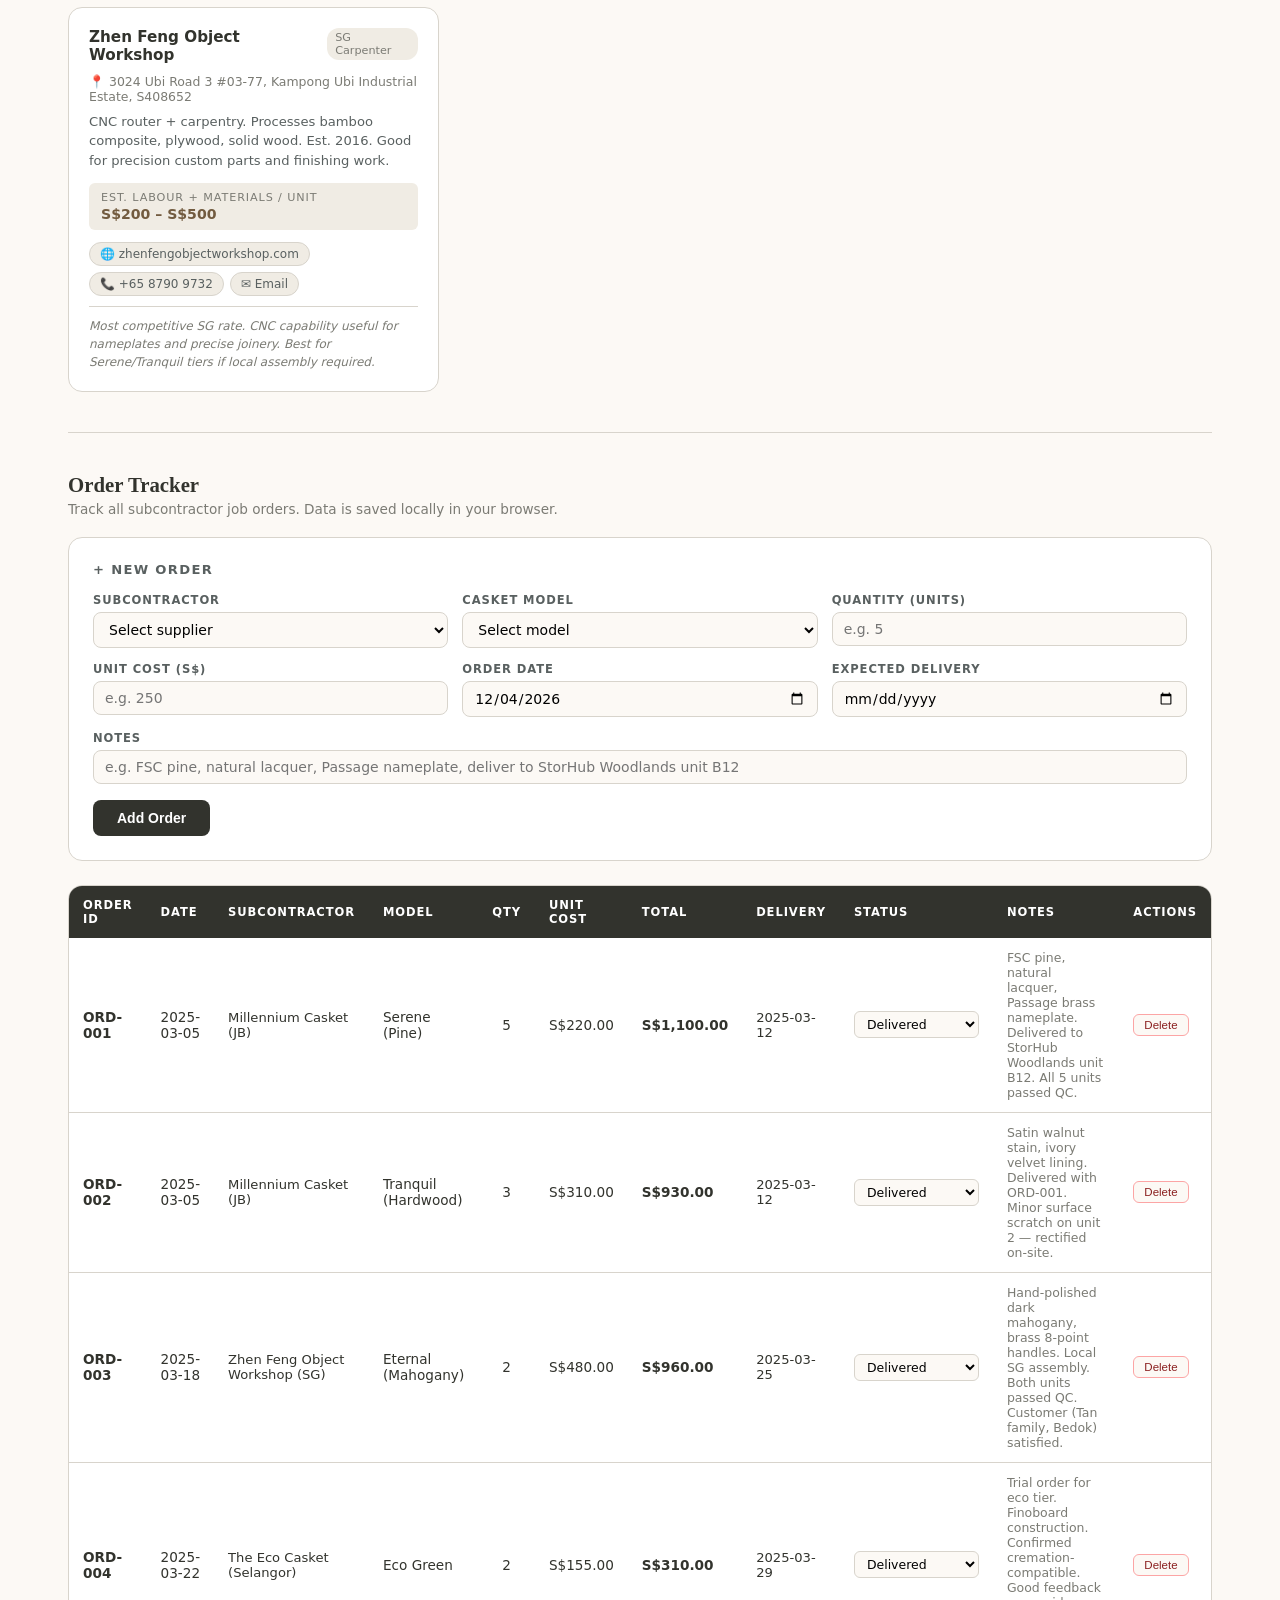
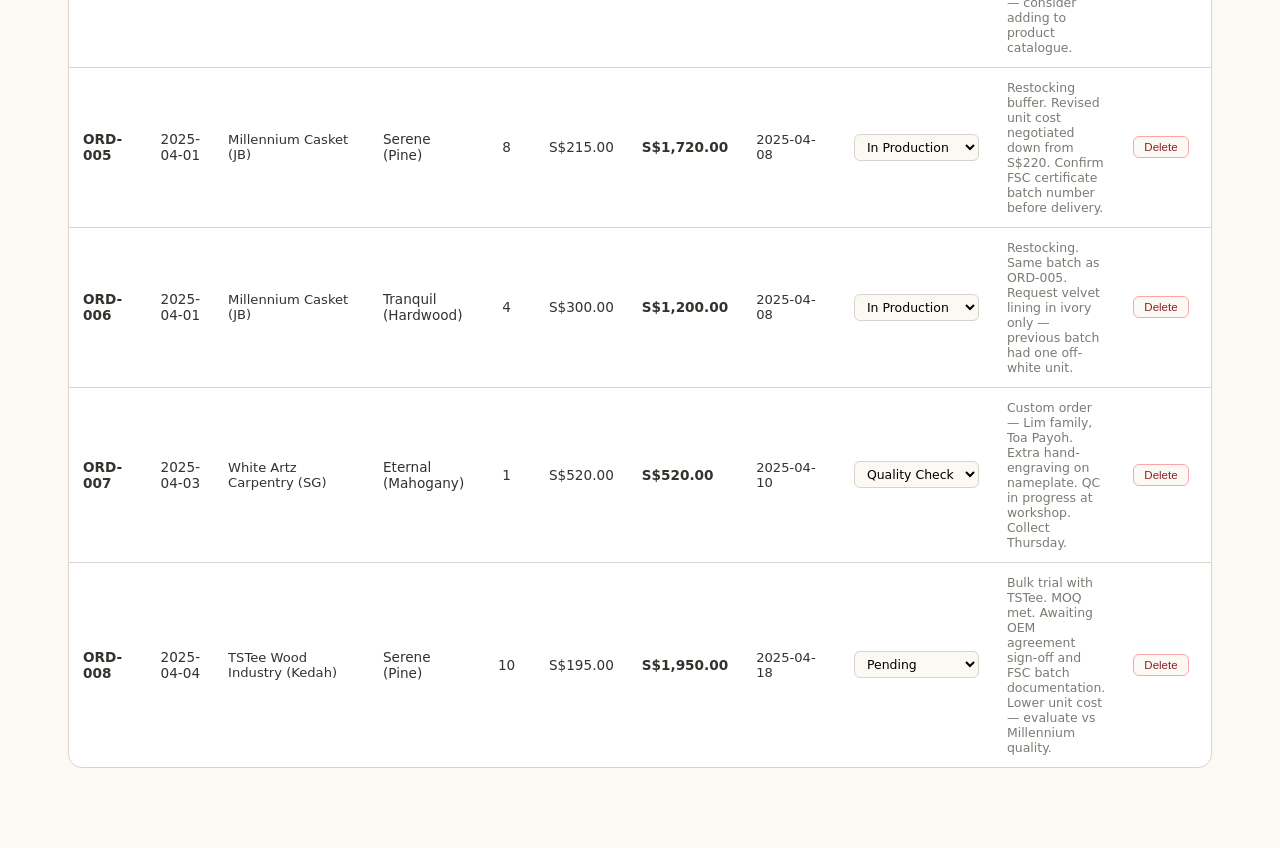
<file: admin.html>
<!DOCTYPE html>
<html lang="en">
<head>
  <meta charset="UTF-8" />
  <meta name="viewport" content="width=device-width, initial-scale=1.0" />
  <meta http-equiv="Content-Security-Policy" content="default-src 'self'; style-src 'self' 'unsafe-inline'; script-src 'self' 'unsafe-inline'; img-src 'self' data: https:; font-src 'self' data:; connect-src 'self'; frame-ancestors 'none'; base-uri 'self'; form-action 'self'" />
  <meta http-equiv="X-Content-Type-Options" content="nosniff" />
  <meta name="referrer" content="no-referrer" />
  <meta name="robots" content="noindex, nofollow" />
  <title>Passage — Admin</title>
  <style>
    *, *::before, *::after { box-sizing: border-box; margin: 0; padding: 0; }
    :root {
      --primary: #32332d;
      --secondary: #596060;
      --gold: #725b3f;
      --surface: #fcf9f5;
      --surface-1: #f0ece4;
      --surface-2: #e4e0d8;
      --border: #d8d4cc;
      --muted: #7b7b74;
      --white: #ffffff;
      --green: #3a7a50;
      --amber: #b07020;
      --blue: #2a5080;
      --red: #8b2020;
      --purple: #5a3878;
      --radius: 8px;
      --radius-lg: 14px;
      --font: 'Segoe UI', system-ui, sans-serif;
      --serif: Georgia, 'Times New Roman', serif;
    }
    body { font-family: var(--font); background: var(--surface); color: var(--primary); min-height: 100vh; }

    /* ── LOGIN ── */
    #login-screen {
      min-height: 100vh; display: flex; align-items: center; justify-content: center;
      background: var(--primary);
    }
    .login-box {
      background: var(--white); border-radius: var(--radius-lg);
      padding: 48px 40px; width: 100%; max-width: 380px;
      box-shadow: 0 24px 48px rgba(0,0,0,0.3);
    }
    .login-logo { font-family: var(--serif); font-size: 1.8rem; font-weight: 700; color: var(--primary); letter-spacing: 0.08em; margin-bottom: 4px; }
    .login-logo span { color: var(--gold); }
    .login-sub { font-size: 0.8rem; color: var(--muted); letter-spacing: 0.12em; text-transform: uppercase; margin-bottom: 32px; }
    .login-box label { display: block; font-size: 0.78rem; font-weight: 600; color: var(--secondary); text-transform: uppercase; letter-spacing: 0.08em; margin-bottom: 6px; margin-top: 16px; }
    .login-box input { width: 100%; padding: 11px 14px; border: 1.5px solid var(--border); border-radius: var(--radius); font-size: 0.95rem; font-family: var(--font); outline: none; transition: border-color 0.2s; background: var(--surface); }
    .login-box input:focus { border-color: var(--secondary); }
    .login-btn { width: 100%; margin-top: 24px; padding: 12px; background: var(--primary); color: var(--white); border: none; border-radius: var(--radius); font-size: 0.9rem; font-weight: 600; letter-spacing: 0.06em; cursor: pointer; transition: background 0.2s; }
    .login-btn:hover { background: var(--secondary); }
    .login-error { color: var(--red); font-size: 0.82rem; margin-top: 12px; display: none; }

    /* ── DASHBOARD ── */
    #dashboard { display: none; }
    .admin-topbar {
      background: var(--primary); padding: 0 28px; height: 56px;
      display: flex; align-items: center; justify-content: space-between;
      position: sticky; top: 0; z-index: 100;
    }
    .admin-topbar__logo { font-family: var(--serif); font-size: 1.1rem; font-weight: 700; color: var(--white); letter-spacing: 0.08em; }
    .admin-topbar__logo span { color: var(--gold); }
    .admin-topbar__right { display: flex; align-items: center; gap: 16px; }
    .admin-topbar__user { font-size: 0.8rem; color: rgba(255,255,255,0.6); }
    .logout-btn { font-size: 0.78rem; padding: 6px 14px; background: rgba(255,255,255,0.1); color: var(--white); border: 1px solid rgba(255,255,255,0.2); border-radius: 6px; cursor: pointer; transition: background 0.2s; }
    .logout-btn:hover { background: rgba(255,255,255,0.2); }

    .admin-body { max-width: 1200px; margin: 0 auto; padding: 32px 28px 80px; }

    /* Stats bar */
    .stats-bar { display: grid; grid-template-columns: repeat(4,1fr); gap: 16px; margin-bottom: 40px; }
    .stat-card { background: var(--white); border: 1px solid var(--border); border-radius: var(--radius-lg); padding: 20px 22px; }
    .stat-card__val { font-family: var(--serif); font-size: 2rem; font-weight: 700; line-height: 1; margin-bottom: 4px; }
    .stat-card__label { font-size: 0.78rem; color: var(--muted); text-transform: uppercase; letter-spacing: 0.08em; }
    .stat-pending { color: var(--amber); }
    .stat-prod { color: var(--blue); }
    .stat-done { color: var(--green); }
    .stat-total { color: var(--primary); }

    /* Section headings */
    .section-heading { font-family: var(--serif); font-size: 1.3rem; font-weight: 700; margin-bottom: 4px; }
    .section-sub { font-size: 0.85rem; color: var(--muted); margin-bottom: 20px; }
    .section-divider { border: none; border-top: 1px solid var(--border); margin: 40px 0; }

    /* Subcontractor cards */
    .sub-region { font-size: 0.7rem; font-weight: 700; letter-spacing: 0.14em; text-transform: uppercase; color: var(--secondary); margin-bottom: 12px; margin-top: 28px; }
    .sub-grid { display: grid; grid-template-columns: repeat(auto-fill, minmax(280px, 1fr)); gap: 16px; margin-bottom: 8px; }
    .sub-card {
      background: var(--white); border: 1px solid var(--border); border-radius: var(--radius-lg);
      padding: 20px; transition: box-shadow 0.2s;
    }
    .sub-card:hover { box-shadow: 0 4px 16px rgba(50,51,45,0.1); }
    .sub-card__header { display: flex; align-items: flex-start; justify-content: space-between; margin-bottom: 10px; }
    .sub-card__name { font-size: 0.95rem; font-weight: 700; color: var(--primary); }
    .sub-card__type { font-size: 0.7rem; background: var(--surface-1); color: var(--muted); padding: 3px 8px; border-radius: 12px; }
    .sub-card__location { font-size: 0.78rem; color: var(--muted); margin-bottom: 8px; }
    .sub-card__specialty { font-size: 0.82rem; color: var(--secondary); line-height: 1.5; margin-bottom: 12px; }
    .sub-card__cost { background: var(--surface-1); border-radius: 6px; padding: 8px 12px; margin-bottom: 12px; }
    .sub-card__cost-label { font-size: 0.7rem; text-transform: uppercase; letter-spacing: 0.08em; color: var(--muted); }
    .sub-card__cost-val { font-size: 0.88rem; font-weight: 700; color: var(--gold); margin-top: 2px; }
    .sub-card__links { display: flex; flex-wrap: wrap; gap: 6px; }
    .sub-link { font-size: 0.75rem; color: var(--secondary); text-decoration: none; background: var(--surface-1); padding: 4px 10px; border-radius: 12px; border: 1px solid var(--border); transition: background 0.15s; }
    .sub-link:hover { background: var(--surface-2); }
    .sub-card__note { font-size: 0.75rem; color: var(--muted); margin-top: 10px; line-height: 1.5; border-top: 1px solid var(--border); padding-top: 10px; font-style: italic; }

    /* Order tracker */
    .new-order-form {
      background: var(--white); border: 1px solid var(--border); border-radius: var(--radius-lg);
      padding: 24px; margin-bottom: 24px;
    }
    .form-grid { display: grid; grid-template-columns: repeat(3,1fr); gap: 14px; }
    .form-group { display: flex; flex-direction: column; gap: 5px; }
    .form-group label { font-size: 0.72rem; font-weight: 600; color: var(--secondary); text-transform: uppercase; letter-spacing: 0.08em; }
    .form-group input, .form-group select, .form-group textarea {
      padding: 8px 11px; border: 1.5px solid var(--border); border-radius: var(--radius);
      font-size: 0.875rem; font-family: var(--font); outline: none; transition: border-color 0.2s; background: var(--surface);
    }
    .form-group input:focus, .form-group select:focus { border-color: var(--secondary); }
    .form-group.span2 { grid-column: span 2; }
    .form-group.span3 { grid-column: span 3; }
    .add-btn { margin-top: 16px; padding: 10px 24px; background: var(--primary); color: var(--white); border: none; border-radius: var(--radius); font-size: 0.875rem; font-weight: 600; cursor: pointer; transition: background 0.2s; }
    .add-btn:hover { background: var(--secondary); }

    /* Orders table */
    .orders-table-wrap { background: var(--white); border: 1px solid var(--border); border-radius: var(--radius-lg); overflow: hidden; }
    .orders-table { width: 100%; border-collapse: collapse; font-size: 0.85rem; }
    .orders-table th { background: var(--primary); color: var(--white); padding: 12px 14px; text-align: left; font-size: 0.72rem; text-transform: uppercase; letter-spacing: 0.08em; font-weight: 600; }
    .orders-table td { padding: 12px 14px; border-bottom: 1px solid var(--border); vertical-align: middle; }
    .orders-table tr:last-child td { border-bottom: none; }
    .orders-table tr:hover td { background: var(--surface); }
    .orders-empty { text-align: center; padding: 40px; color: var(--muted); font-size: 0.9rem; }

    /* Status badges */
    .badge { display: inline-block; padding: 3px 10px; border-radius: 12px; font-size: 0.72rem; font-weight: 700; text-transform: uppercase; letter-spacing: 0.06em; }
    .badge-pending  { background: #fff3cd; color: var(--amber); }
    .badge-production { background: #dbeafe; color: var(--blue); }
    .badge-quality  { background: #ede9fe; color: var(--purple); }
    .badge-delivered { background: #dcfce7; color: var(--green); }
    .badge-issue    { background: #fee2e2; color: var(--red); }

    .action-btn { font-size: 0.72rem; padding: 4px 10px; border: 1px solid var(--border); border-radius: 6px; cursor: pointer; background: var(--surface); color: var(--secondary); transition: all 0.15s; }
    .action-btn:hover { background: var(--surface-2); }
    .action-btn.del { color: var(--red); border-color: #fca5a5; }
    .action-btn.del:hover { background: #fee2e2; }

    .status-select { font-size: 0.78rem; padding: 4px 8px; border: 1px solid var(--border); border-radius: 6px; cursor: pointer; background: var(--surface); font-family: var(--font); }

    /* ── ADMIN TABS ── */
    .admin-tabs { display: flex; gap: 4px; margin-bottom: 32px; border-bottom: 2px solid var(--border); padding-bottom: 0; }
    .admin-tab {
      padding: 10px 22px; font-size: 0.82rem; font-weight: 600; letter-spacing: 0.06em;
      text-transform: uppercase; border: none; background: none; cursor: pointer;
      color: var(--muted); border-bottom: 2px solid transparent; margin-bottom: -2px;
      transition: color 0.2s, border-color 0.2s; font-family: var(--font);
    }
    .admin-tab:hover { color: var(--primary); }
    .admin-tab.active { color: var(--gold); border-bottom-color: var(--gold); }
    .admin-panel { display: none; }
    .admin-panel.active { display: block; }

    /* ── MISSION PAGE ── */
    .mission-hero {
      background: var(--primary); border-radius: var(--radius-lg);
      padding: 48px 52px; margin-bottom: 32px; position: relative; overflow: hidden;
    }
    .mission-hero::before {
      content: '\201C'; position: absolute; top: -20px; left: 36px;
      font-family: var(--serif); font-size: 12rem; color: rgba(255,255,255,0.04);
      line-height: 1; pointer-events: none;
    }
    .mission-hero__label { font-size: 0.7rem; font-weight: 700; letter-spacing: 0.18em; text-transform: uppercase; color: var(--gold); margin-bottom: 16px; }
    .mission-hero__quote {
      font-family: var(--serif); font-size: 1.55rem; font-weight: 400; color: var(--white);
      line-height: 1.65; max-width: 700px; margin-bottom: 24px;
    }
    .mission-hero__quote em { color: var(--gold); font-style: normal; }
    .mission-hero__attr { font-size: 0.82rem; color: rgba(255,255,255,0.45); }

    .mission-story {
      background: var(--white); border: 1px solid var(--border); border-radius: var(--radius-lg);
      padding: 36px 40px; margin-bottom: 24px;
    }
    .mission-story__title { font-family: var(--serif); font-size: 1.15rem; font-weight: 700; color: var(--primary); margin-bottom: 18px; padding-bottom: 14px; border-bottom: 1px solid var(--border); }
    .mission-story p { font-size: 0.93rem; line-height: 1.82; color: var(--secondary); margin-bottom: 16px; }
    .mission-story p:last-child { margin-bottom: 0; }
    .mission-story strong { color: var(--primary); }

    .mission-timeline {
      display: flex; flex-direction: column; gap: 0; margin: 24px 0;
      border-left: 2px solid var(--border); padding-left: 24px;
    }
    .mission-tl-item { position: relative; padding-bottom: 24px; }
    .mission-tl-item:last-child { padding-bottom: 0; }
    .mission-tl-item::before {
      content: ''; position: absolute; left: -31px; top: 4px;
      width: 12px; height: 12px; border-radius: 50%;
      background: var(--gold); border: 2px solid var(--white);
      box-shadow: 0 0 0 2px var(--gold);
    }
    .mission-tl-year { font-size: 0.7rem; font-weight: 700; letter-spacing: 0.12em; text-transform: uppercase; color: var(--gold); margin-bottom: 4px; }
    .mission-tl-text { font-size: 0.9rem; color: var(--secondary); line-height: 1.6; }

    .mission-pillars { display: grid; grid-template-columns: repeat(3,1fr); gap: 16px; margin-bottom: 24px; }
    .mission-pillar {
      background: var(--white); border: 1px solid var(--border); border-radius: var(--radius-lg);
      padding: 24px 22px;
    }
    .mission-pillar__icon { font-size: 1.6rem; margin-bottom: 12px; }
    .mission-pillar__title { font-family: var(--serif); font-size: 1rem; font-weight: 700; color: var(--primary); margin-bottom: 8px; }
    .mission-pillar__text { font-size: 0.85rem; color: var(--secondary); line-height: 1.6; }

    .mission-charity {
      background: linear-gradient(135deg, #3a7a50 0%, #2a5a3a 100%);
      border-radius: var(--radius-lg); padding: 28px 32px;
      display: flex; align-items: center; gap: 24px;
    }
    .mission-charity__pct { font-family: var(--serif); font-size: 3.5rem; font-weight: 700; color: var(--white); line-height: 1; white-space: nowrap; }
    .mission-charity__pct span { font-size: 1.5rem; }
    .mission-charity__text h3 { font-size: 0.95rem; font-weight: 700; color: var(--white); margin-bottom: 6px; }
    .mission-charity__text p { font-size: 0.85rem; color: rgba(255,255,255,0.7); line-height: 1.6; }

    /* Employee guide banner */
    .employee-guide-banner {
      background: var(--surface-1); border: 1px solid var(--border); border-left: 4px solid var(--gold);
      border-radius: var(--radius); padding: 16px 20px; margin-bottom: 28px;
      display: flex; align-items: flex-start; gap: 14px;
    }
    .employee-guide-banner__icon { font-size: 1.2rem; margin-top: 1px; flex-shrink: 0; }
    .employee-guide-banner__text { font-size: 0.85rem; color: var(--secondary); line-height: 1.6; }
    .employee-guide-banner__text strong { color: var(--primary); }

    /* Giving vote section */
    .giving-section {
      background: var(--white); border: 1px solid var(--border); border-radius: var(--radius-lg);
      padding: 32px 36px; margin-top: 24px;
    }
    .giving-section__title { font-family: var(--serif); font-size: 1.1rem; font-weight: 700; color: var(--primary); margin-bottom: 6px; }
    .giving-section__sub { font-size: 0.85rem; color: var(--muted); margin-bottom: 24px; }
    .giving-how { display: flex; gap: 12px; margin-bottom: 28px; flex-wrap: wrap; }
    .giving-step {
      flex: 1; min-width: 160px; background: var(--surface-1); border-radius: var(--radius);
      padding: 16px 18px; border: 1px solid var(--border);
    }
    .giving-step__num { font-family: var(--serif); font-size: 1.4rem; font-weight: 700; color: var(--gold); margin-bottom: 6px; }
    .giving-step__text { font-size: 0.82rem; color: var(--secondary); line-height: 1.55; }
    .giving-focus { margin-bottom: 0; }
    .giving-focus__label { font-size: 0.72rem; font-weight: 700; letter-spacing: 0.12em; text-transform: uppercase; color: var(--secondary); margin-bottom: 12px; }
    .giving-ecosystem { display: grid; grid-template-columns: repeat(auto-fill, minmax(190px, 1fr)); gap: 10px; }
    .ecosystem-card {
      border: 1px solid var(--border); border-radius: var(--radius); padding: 14px 16px;
      background: var(--surface);
    }
    .ecosystem-card__icon { font-size: 1.2rem; margin-bottom: 6px; }
    .ecosystem-card__name { font-size: 0.85rem; font-weight: 700; color: var(--primary); margin-bottom: 4px; }
    .ecosystem-card__desc { font-size: 0.78rem; color: var(--muted); line-height: 1.5; }
    .ecosystem-card.preferred { border-color: var(--gold); background: #fdf8f1; }
    .ecosystem-card.preferred .ecosystem-card__name::after { content: ' ★'; color: var(--gold); font-size: 0.7rem; }
    .giving-note {
      margin-top: 20px; padding: 14px 18px; background: var(--surface-1);
      border-radius: var(--radius); border-left: 3px solid var(--secondary);
      font-size: 0.83rem; color: var(--secondary); line-height: 1.65;
    }

    @media (max-width: 768px) {
      .stats-bar { grid-template-columns: repeat(2,1fr); }
      .form-grid { grid-template-columns: 1fr; }
      .form-group.span2, .form-group.span3 { grid-column: span 1; }
      .orders-table { font-size: 0.78rem; }
      .mission-hero { padding: 32px 24px; }
      .mission-hero__quote { font-size: 1.2rem; }
      .mission-story { padding: 24px 20px; }
      .mission-pillars { grid-template-columns: 1fr; }
      .mission-charity { flex-direction: column; text-align: center; gap: 12px; }
    }
  </style>
</head>
<body>

<!-- ── LOGIN ── -->
<div id="login-screen">
  <div class="login-box">
    <p class="login-logo">PASS<span>AGE</span></p>
    <p class="login-sub">Admin Portal</p>
    <form onsubmit="doLogin(event)">
      <label for="un">Username</label>
      <input id="un" type="text" placeholder="Username" autocomplete="off" />
      <label for="pw">Password</label>
      <input id="pw" type="password" placeholder="Password" />
      <button class="login-btn" type="submit">Sign In</button>
      <p class="login-error" id="login-err">Incorrect username or password.</p>
    </form>
  </div>
</div>

<!-- ── DASHBOARD ── -->
<div id="dashboard">
  <div class="admin-topbar">
    <span class="admin-topbar__logo">PASS<span>AGE</span> &nbsp;·&nbsp; <span style="font-family:sans-serif; font-size:0.7rem; color:rgba(255,255,255,0.5); font-weight:400; letter-spacing:0.1em;">ADMIN</span></span>
    <div class="admin-topbar__right">
      <span class="admin-topbar__user">Signed in</span>
      <button class="logout-btn" onclick="doLogout()">Sign Out</button>
    </div>
  </div>

  <div class="admin-body">

    <!-- Tab Nav -->
    <div class="admin-tabs">
      <button class="admin-tab active" onclick="switchAdminTab('operations')">Operations</button>
      <button class="admin-tab" onclick="switchAdminTab('mission')">Our Mission</button>
    </div>

    <!-- ── OPERATIONS PANEL ── -->
    <div id="admin-panel-operations" class="admin-panel active">

    <!-- Stats -->
    <div class="stats-bar" id="stats-bar">
      <div class="stat-card"><div class="stat-card__val stat-total" id="stat-total">0</div><div class="stat-card__label">Total Orders</div></div>
      <div class="stat-card"><div class="stat-card__val stat-pending" id="stat-pending">0</div><div class="stat-card__label">Pending</div></div>
      <div class="stat-card"><div class="stat-card__val stat-prod" id="stat-prod">0</div><div class="stat-card__label">In Production</div></div>
      <div class="stat-card"><div class="stat-card__val stat-done" id="stat-done">0</div><div class="stat-card__label">Delivered</div></div>
    </div>

    <!-- ── SUBCONTRACTORS ── -->
    <div class="section-heading">Subcontractor Directory</div>
    <p class="section-sub">Researched suppliers and carpenters. Estimated costs are wholesale/subcontract rates — confirm directly before committing orders.</p>

    <div class="sub-region">🇲🇾 Malaysia — JB & Regional</div>
    <div class="sub-grid">

      <div class="sub-card">
        <div class="sub-card__header">
          <span class="sub-card__name">Millennium Casket Sdn. Bhd.</span>
          <span class="sub-card__type">Casket Mfr</span>
        </div>
        <div class="sub-card__location">📍 Johor Bahru, Johor, Malaysia</div>
        <div class="sub-card__specialty">Custom wood caskets for Buddhist, Taoist, Christian & Indian traditions. 20+ years in business. Supply to Singapore funeral homes.</div>
        <div class="sub-card__cost">
          <div class="sub-card__cost-label">Est. Wholesale / Unit</div>
          <div class="sub-card__cost-val">RM 400 – RM 900 &nbsp;(≈ S$130 – S$295)</div>
        </div>
        <div class="sub-card__links">
          <a href="https://www.millenniumcasket.com/" target="_blank" rel="noopener" class="sub-link">🌐 millenniumcasket.com</a>
          <a href="https://www.instagram.com/millenniumcasket.jb/" target="_blank" rel="noopener" class="sub-link">📷 Instagram</a>
          <a href="tel:+601271732020" class="sub-link">📞 +60 12-717 3202</a>
        </div>
        <p class="sub-card__note">Closest JB supplier. Recommend visiting in person to inspect joinery and finish. Ask for MOQ and OEM (Passage branding) pricing.</p>
      </div>

      <div class="sub-card">
        <div class="sub-card__header">
          <span class="sub-card__name">TSTee Wood Industry (Sinseeseng)</span>
          <span class="sub-card__type">Wholesale Mfr</span>
        </div>
        <div class="sub-card__location">📍 Sungai Petani, Kedah, Malaysia (ships nationally)</div>
        <div class="sub-card__specialty">Major international casket manufacturer since 1978. Full range: pine, hardwood, mahogany, European & American styles. Ships to Singapore distributors.</div>
        <div class="sub-card__cost">
          <div class="sub-card__cost-label">Est. Wholesale / Unit (MOQ 5+)</div>
          <div class="sub-card__cost-val">RM 350 – RM 1,200 &nbsp;(≈ S$115 – S$395)</div>
        </div>
        <div class="sub-card__links">
          <a href="http://www.sinseeseng.com/" target="_blank" rel="noopener" class="sub-link">🌐 sinseeseng.com</a>
          <a href="https://tstee.en.ec21.com/" target="_blank" rel="noopener" class="sub-link">🛒 EC21 Profile</a>
          <a href="https://www.facebook.com/tsteewood/" target="_blank" rel="noopener" class="sub-link">📘 Facebook</a>
        </div>
        <p class="sub-card__note">Best for volume and consistent quality. Not JB-based but ships. International OEM experience — can put Passage branding. Request catalogue and minimum order terms.</p>
      </div>

      <div class="sub-card">
        <div class="sub-card__header">
          <span class="sub-card__name">The Eco Casket</span>
          <span class="sub-card__type">Eco / Paper</span>
        </div>
        <div class="sub-card__location">📍 Salak Tinggi, Selangor, Malaysia</div>
        <div class="sub-card__specialty">Biodegradable caskets from patented ISO-certified Finoboard (recycled corrugated paper). Supports up to 700kg. FSC-aligned. Strong ESG story.</div>
        <div class="sub-card__cost">
          <div class="sub-card__cost-label">Est. Wholesale / Unit</div>
          <div class="sub-card__cost-val">RM 300 – RM 650 &nbsp;(≈ S$100 – S$215)</div>
        </div>
        <div class="sub-card__links">
          <a href="https://www.theecocasket.com/" target="_blank" rel="noopener" class="sub-link">🌐 theecocasket.com</a>
          <a href="mailto:myecocasket@gmail.com" class="sub-link">✉️ myecocasket@gmail.com</a>
          <a href="tel:+60163199391" class="sub-link">📞 +60 16-319 9391</a>
        </div>
        <p class="sub-card__note">Strong differentiator for eco-conscious families. Consider as a 4th product tier (Passage Green). Check if suitable for Buddhist/Taoist cremation requirements.</p>
      </div>

      <div class="sub-card">
        <div class="sub-card__header">
          <span class="sub-card__name">PK Furniture System Sdn Bhd</span>
          <span class="sub-card__type">Carpentry</span>
        </div>
        <div class="sub-card__location">📍 Johor Bahru, Johor, Malaysia</div>
        <div class="sub-card__specialty">General carpentry and custom woodworking. Suitable for custom casket assembly if provided with Passage specification drawings and materials.</div>
        <div class="sub-card__cost">
          <div class="sub-card__cost-label">Est. Labour / Unit (assembly only)</div>
          <div class="sub-card__cost-val">RM 250 – RM 600 &nbsp;(≈ S$80 – S$200)</div>
        </div>
        <div class="sub-card__links">
          <a href="https://m.pk2u.com.my/" target="_blank" rel="noopener" class="sub-link">🌐 pk2u.com.my</a>
        </div>
        <p class="sub-card__note">Use as assembly-only subcontractor if you supply timber and hardware separately. Lower per-unit cost but requires more coordination from your side.</p>
      </div>

    </div>

    <div class="sub-region">🇸🇬 Singapore — Local Carpenter Workshops</div>
    <div class="sub-grid">

      <div class="sub-card">
        <div class="sub-card__header">
          <span class="sub-card__name">White Artz Carpentry</span>
          <span class="sub-card__type">SG Carpenter</span>
        </div>
        <div class="sub-card__location">📍 61 Woodlands Industrial Park E9 #02-28, S757047</div>
        <div class="sub-card__specialty">Direct-factory custom carpentry. Publishes transparent pricing. Suitable for premium Eternal tier local finishing and custom woodwork.</div>
        <div class="sub-card__cost">
          <div class="sub-card__cost-label">Est. Labour + Materials / Unit</div>
          <div class="sub-card__cost-val">S$350 – S$700</div>
        </div>
        <div class="sub-card__links">
          <a href="https://whiteartz.com/" target="_blank" rel="noopener" class="sub-link">🌐 whiteartz.com</a>
          <a href="tel:+6585404303" class="sub-link">📞 8540-4303</a>
          <a href="tel:+6564819103" class="sub-link">📞 6481-9103</a>
        </div>
        <p class="sub-card__note">Transparent pricing model aligns with Passage values. Recommend for Eternal tier "assembled in Singapore" positioning. Visit workshop to assess bench skills.</p>
      </div>

      <div class="sub-card">
        <div class="sub-card__header">
          <span class="sub-card__name">Soon Teck WoodWorks</span>
          <span class="sub-card__type">SG Carpenter</span>
        </div>
        <div class="sub-card__location">📍 Woodlands Industrial Park E1, Singapore</div>
        <div class="sub-card__specialty">Established furniture contractor with own workshop. Capable of custom production work. Experienced with hardwood joinery and finishing.</div>
        <div class="sub-card__cost">
          <div class="sub-card__cost-label">Est. Labour + Materials / Unit</div>
          <div class="sub-card__cost-val">S$300 – S$600</div>
        </div>
        <div class="sub-card__links">
          <a href="https://carpentrydirect.sg/" target="_blank" rel="noopener" class="sub-link">🌐 carpentrydirect.sg</a>
        </div>
        <p class="sub-card__note">Strong production capacity. Contact to discuss custom piece-rate pricing for casket assembly. Ask for a trial unit.</p>
      </div>

      <div class="sub-card">
        <div class="sub-card__header">
          <span class="sub-card__name">Roger & Sons</span>
          <span class="sub-card__type">SG Carpenter</span>
        </div>
        <div class="sub-card__location">📍 Woodlands, Singapore (workshop + Jalan Besar showroom)</div>
        <div class="sub-card__specialty">21-person team of designers and craftspeople. FSC-aligned, sustainable sourcing. Made-in-Singapore positioning. Premium finish quality.</div>
        <div class="sub-card__cost">
          <div class="sub-card__cost-label">Est. Labour + Materials / Unit</div>
          <div class="sub-card__cost-val">S$500 – S$900</div>
        </div>
        <div class="sub-card__links">
          <a href="https://www.rogersons.com.sg/" target="_blank" rel="noopener" class="sub-link">🌐 rogersons.com.sg</a>
        </div>
        <p class="sub-card__note">Higher cost but strong brand alignment — both FSC, Singapore-made, ethical. Best suited for Eternal tier. Approach as a partnership, not just subcontract.</p>
      </div>

      <div class="sub-card">
        <div class="sub-card__header">
          <span class="sub-card__name">Zhen Feng Object Workshop</span>
          <span class="sub-card__type">SG Carpenter</span>
        </div>
        <div class="sub-card__location">📍 3024 Ubi Road 3 #03-77, Kampong Ubi Industrial Estate, S408652</div>
        <div class="sub-card__specialty">CNC router + carpentry. Processes bamboo composite, plywood, solid wood. Est. 2016. Good for precision custom parts and finishing work.</div>
        <div class="sub-card__cost">
          <div class="sub-card__cost-label">Est. Labour + Materials / Unit</div>
          <div class="sub-card__cost-val">S$200 – S$500</div>
        </div>
        <div class="sub-card__links">
          <a href="https://www.zhenfengobjectworkshop.com/" target="_blank" rel="noopener" class="sub-link">🌐 zhenfengobjectworkshop.com</a>
          <a href="tel:+6587909732" class="sub-link">📞 +65 8790 9732</a>
          <a href="mailto:zhenfengobjectworkshop@gmail.com" class="sub-link">✉️ Email</a>
        </div>
        <p class="sub-card__note">Most competitive SG rate. CNC capability useful for nameplates and precise joinery. Best for Serene/Tranquil tiers if local assembly required.</p>
      </div>

    </div>

    <hr class="section-divider" />

    <!-- ── ORDER TRACKER ── -->
    <div class="section-heading">Order Tracker</div>
    <p class="section-sub">Track all subcontractor job orders. Data is saved locally in your browser.</p>

    <div class="new-order-form">
      <p style="font-size:0.82rem; font-weight:700; text-transform:uppercase; letter-spacing:0.1em; color:var(--secondary); margin-bottom:16px;">+ New Order</p>
      <div class="form-grid">
        <div class="form-group">
          <label>Subcontractor</label>
          <select id="o-sub">
            <option value="">Select supplier</option>
            <optgroup label="Malaysia">
              <option>Millennium Casket (JB)</option>
              <option>TSTee Wood Industry (Kedah)</option>
              <option>The Eco Casket (Selangor)</option>
              <option>PK Furniture System (JB)</option>
            </optgroup>
            <optgroup label="Singapore">
              <option>White Artz Carpentry (SG)</option>
              <option>Soon Teck WoodWorks (SG)</option>
              <option>Roger & Sons (SG)</option>
              <option>Zhen Feng Object Workshop (SG)</option>
            </optgroup>
          </select>
        </div>
        <div class="form-group">
          <label>Casket Model</label>
          <select id="o-model">
            <option value="">Select model</option>
            <option>Serene (Pine)</option>
            <option>Tranquil (Hardwood)</option>
            <option>Eternal (Mahogany)</option>
            <option>Eco Green</option>
            <option>Custom</option>
          </select>
        </div>
        <div class="form-group">
          <label>Quantity (units)</label>
          <input id="o-qty" type="number" min="1" placeholder="e.g. 5" />
        </div>
        <div class="form-group">
          <label>Unit Cost (S$)</label>
          <input id="o-unit" type="number" min="0" placeholder="e.g. 250" />
        </div>
        <div class="form-group">
          <label>Order Date</label>
          <input id="o-date" type="date" />
        </div>
        <div class="form-group">
          <label>Expected Delivery</label>
          <input id="o-delivery" type="date" />
        </div>
        <div class="form-group span3">
          <label>Notes</label>
          <input id="o-notes" type="text" placeholder="e.g. FSC pine, natural lacquer, Passage nameplate, deliver to StorHub Woodlands unit B12" />
        </div>
      </div>
      <button class="add-btn" onclick="addOrder()">Add Order</button>
    </div>

    <div class="orders-table-wrap">
      <table class="orders-table">
        <thead>
          <tr>
            <th>Order ID</th>
            <th>Date</th>
            <th>Subcontractor</th>
            <th>Model</th>
            <th>Qty</th>
            <th>Unit Cost</th>
            <th>Total</th>
            <th>Delivery</th>
            <th>Status</th>
            <th>Notes</th>
            <th>Actions</th>
          </tr>
        </thead>
        <tbody id="orders-tbody">
          <tr><td colspan="11" class="orders-empty">No orders yet. Add your first order above.</td></tr>
        </tbody>
      </table>
    </div>

    </div><!-- end #admin-panel-operations -->

    <!-- ── MISSION PANEL ── -->
    <div id="admin-panel-mission" class="admin-panel">

      <div class="employee-guide-banner">
        <div class="employee-guide-banner__icon">📋</div>
        <div class="employee-guide-banner__text">
          <strong>For all PASSAGE team members — current and new.</strong><br>
          This page exists so every person on the team understands not just what we do, but <em>why</em> we do it.
          Read this when you join. Return to it when things feel unclear. The decisions we make daily — from
          how we answer a customer's call to which supplier we choose — all trace back to what is written here.
        </div>
      </div>

      <div class="mission-hero">
        <p class="mission-hero__label">Founder's Note</p>
        <p class="mission-hero__quote">
          Grief is heavy enough on its own.<br>
          No family should carry the <em>added weight</em> of confusion,<br>
          pressure, and hidden costs on top of it.
        </p>
        <p class="mission-hero__attr">— The reason PASSAGE exists</p>
      </div>

      <div class="mission-story">
        <p class="mission-story__title">Why I Built This</p>
        <p>
          Between 2021 and today, I lost <strong>four family members</strong>. Each passing was painful in its own way.
          But what compounded that pain — what I did not expect and was not prepared for — was what happened
          the moment we stepped into a funeral home.
        </p>
        <p>
          Every time, my family and I were met with time pressure. Decisions about caskets, packages, and add-ons
          were pushed on us <strong>within hours of a death</strong>, while we were still in shock. Prices were not displayed.
          Itemised breakdowns were not offered. When we asked, we were given vague bundle quotes that made it
          impossible to compare or question. We felt the quiet, suffocating pressure to say yes — because
          saying no felt disrespectful to the person we had just lost.
        </p>
        <p>
          This happened not once. Not twice. <strong>Four times.</strong>
          And I know from speaking to others that this is not an unusual experience — it is the norm.
        </p>
        <div class="mission-timeline">
          <div class="mission-tl-item">
            <div class="mission-tl-year">2021</div>
            <div class="mission-tl-text">First loss. First encounter with opaque funeral pricing and emotional pressure sales.</div>
          </div>
          <div class="mission-tl-item">
            <div class="mission-tl-year">2022 – 2023</div>
            <div class="mission-tl-text">Two more family members passed. Each time, the same pattern — no price transparency, no breathing room.</div>
          </div>
          <div class="mission-tl-item">
            <div class="mission-tl-year">2024</div>
            <div class="mission-tl-text">A fourth loss. By now, I had begun researching casket supply chains, manufacturing costs, and consumer protection law in Singapore.</div>
          </div>
          <div class="mission-tl-item">
            <div class="mission-tl-year">2025 — PASSAGE is born</div>
            <div class="mission-tl-text">Launched as a social enterprise to sell quality caskets at transparent, published prices — so no grieving family is exploited again.</div>
          </div>
        </div>
        <p>
          PASSAGE is not just a casket company. It is the answer to a personal question I kept asking:
          <strong>why can't buying a casket be as straightforward as buying anything else?</strong>
          The price should be visible. The materials should be honest. The process should be calm.
        </p>
      </div>

      <div class="mission-pillars">
        <div class="mission-pillar">
          <div class="mission-pillar__icon">🪟</div>
          <div class="mission-pillar__title">Radical Transparency</div>
          <div class="mission-pillar__text">Every product is priced publicly, with full material and dimension information. No bundles. No hidden fees. What you see is what you pay.</div>
        </div>
        <div class="mission-pillar">
          <div class="mission-pillar__icon">🌱</div>
          <div class="mission-pillar__title">Sustainable by Default</div>
          <div class="mission-pillar__text">FSC-certified timber, low-VOC finishes, and responsibly sourced materials — not as a premium option, but as the standard across all tiers.</div>
        </div>
        <div class="mission-pillar">
          <div class="mission-pillar__icon">🤝</div>
          <div class="mission-pillar__title">Cost-Efficient with Purpose</div>
          <div class="mission-pillar__text">By routing production to vetted subcontractors and selling direct, we keep prices low — and direct savings back to families and the community.</div>
        </div>
      </div>

      <div class="mission-charity">
        <div class="mission-charity__pct">30<span>%</span></div>
        <div class="mission-charity__text">
          <h3>30% of Profits Back to the Community</h3>
          <p>Every quarter, 30% of PASSAGE's net profit is allocated to causes chosen by our team leaders through a structured vote. Because dignity in death should not be a privilege.</p>
        </div>
      </div>

      <div class="giving-section">
        <p class="giving-section__title">How the 30% Giving Works</p>
        <p class="giving-section__sub">Employee leaders — not just management — have a voice in where this goes. Here is the process and the guiding principle.</p>

        <div class="giving-how">
          <div class="giving-step">
            <div class="giving-step__num">01</div>
            <div class="giving-step__text"><strong>Quarterly cadence.</strong> At the end of each quarter, team leaders are invited to nominate a cause or organisation.</div>
          </div>
          <div class="giving-step">
            <div class="giving-step__num">02</div>
            <div class="giving-step__text"><strong>Team vote.</strong> All nominated causes go to a simple majority vote among participating team leaders. Every leader gets one equal vote.</div>
          </div>
          <div class="giving-step">
            <div class="giving-step__num">03</div>
            <div class="giving-step__text"><strong>Allocation & transparency.</strong> The chosen cause receives the quarter's 30% share. The amount and recipient are shared with the whole team.</div>
          </div>
          <div class="giving-step">
            <div class="giving-step__num">04</div>
            <div class="giving-step__text"><strong>Reinvest the ecosystem.</strong> The strong preference is to give back to the same circle of care that our customers live in.</div>
          </div>
        </div>

        <div class="giving-focus">
          <p class="giving-focus__label">Preferred Giving Ecosystem — causes we lean towards</p>
          <div class="giving-ecosystem">
            <div class="ecosystem-card preferred">
              <div class="ecosystem-card__icon">🏥</div>
              <div class="ecosystem-card__name">Hospice Care</div>
              <div class="ecosystem-card__desc">Palliative support for the terminally ill. The closest link to the families we serve.</div>
            </div>
            <div class="ecosystem-card preferred">
              <div class="ecosystem-card__icon">👴</div>
              <div class="ecosystem-card__name">Eldercare</div>
              <div class="ecosystem-card__desc">Day care, befriending, and welfare services for elderly Singaporeans, especially the isolated.</div>
            </div>
            <div class="ecosystem-card preferred">
              <div class="ecosystem-card__icon">💰</div>
              <div class="ecosystem-card__name">Casket Subsidies</div>
              <div class="ecosystem-card__desc">Directly subsidising PASSAGE caskets for low-income families who cannot afford end-of-life costs.</div>
            </div>
            <div class="ecosystem-card preferred">
              <div class="ecosystem-card__icon">🧠</div>
              <div class="ecosystem-card__name">Grief Counselling</div>
              <div class="ecosystem-card__desc">Funding free or subsidised grief support for bereaved families in Singapore.</div>
            </div>
            <div class="ecosystem-card">
              <div class="ecosystem-card__icon">🍱</div>
              <div class="ecosystem-card__name">Food Aid</div>
              <div class="ecosystem-card__desc">Meal support programmes for elderly or low-income households. Adjacent to our care ecosystem.</div>
            </div>
            <div class="ecosystem-card">
              <div class="ecosystem-card__icon">📚</div>
              <div class="ecosystem-card__name">Death Literacy</div>
              <div class="ecosystem-card__desc">Programmes that help Singaporeans plan ahead — advance care planning, wills, and CPF nomination awareness.</div>
            </div>
          </div>
        </div>

        <p class="giving-note">
          <strong>The guiding principle:</strong> Our 30% should flow back into the same ecosystem our customers live in —
          people facing the end of life, those left behind, and those who care for them.
          A vote that strays far from this (e.g. unrelated causes) should prompt a conversation, not a veto —
          but the spirit of this fund is to <em>close the circle of care</em> that PASSAGE is part of.
        </p>
      </div>

    </div><!-- end #admin-panel-mission -->

  </div>
</div>

<script>
  // ── Admin Tab Switcher ──
  function switchAdminTab(tab) {
    document.querySelectorAll('.admin-tab').forEach(b => b.classList.remove('active'));
    document.querySelectorAll('.admin-panel').forEach(p => p.classList.remove('active'));
    document.getElementById('admin-panel-' + tab).classList.add('active');
    event.currentTarget.classList.add('active');
  }

  // ── Auth ──
  // WARNING: This is a client-side gate only. Anyone can view source
  // and see the structure. The gate password is stored as a SHA-256
  // hash so it does not appear in plain text. For real production use,
  // this admin panel MUST be moved behind a server-side session
  // (the page itself should not be publicly reachable).
  // Current demo creds: username "elitez", password "passage-admin-2026"
  const ADMIN_USER_HASH = '7719857f86d8940e4eff5791871b30eb537c677997aa3c51266521163ddc65fb';
  const ADMIN_PASS_HASH = 'bbb01725722616ecefc899d9638e338dbbf38b26427bfd4d557d77e87c1a5b21';

  async function _sha256Hex(str) {
    const buf = await crypto.subtle.digest('SHA-256', new TextEncoder().encode(str));
    return Array.from(new Uint8Array(buf)).map(b => b.toString(16).padStart(2,'0')).join('');
  }

  async function doLogin(e) {
    e.preventDefault();
    const un = document.getElementById('un').value.trim();
    const pw = document.getElementById('pw').value;
    const [unH, pwH] = await Promise.all([_sha256Hex(un), _sha256Hex(pw)]);
    if (unH === ADMIN_USER_HASH && pwH === ADMIN_PASS_HASH) {
      document.getElementById('login-screen').style.display = 'none';
      document.getElementById('dashboard').style.display = 'block';
      sessionStorage.setItem('admin_auth', '1');
      renderOrders();
      updateStats();
    } else {
      document.getElementById('login-err').style.display = 'block';
    }
  }
  function doLogout() {
    sessionStorage.removeItem('admin_auth');
    window.location.href = 'index.html';
  }
  // Auth removed — dashboard is open access.
  document.getElementById('login-screen').style.display = 'none';
  document.getElementById('dashboard').style.display = 'block';
  sessionStorage.setItem('admin_auth', '1');
  renderOrders();
  updateStats();

  // ── Orders ──
  function getOrders() {
    return JSON.parse(localStorage.getItem('passage_orders') || '[]');
  }
  function saveOrders(orders) {
    localStorage.setItem('passage_orders', JSON.stringify(orders));
  }
  function nextId() {
    const orders = getOrders();
    const num = orders.length ? Math.max(...orders.map(o => parseInt(o.id.replace('ORD-','')))) + 1 : 1;
    return 'ORD-' + String(num).padStart(3, '0');
  }

  function addOrder() {
    const sub   = document.getElementById('o-sub').value;
    const model = document.getElementById('o-model').value;
    const qty   = parseInt(document.getElementById('o-qty').value) || 0;
    const unit  = parseFloat(document.getElementById('o-unit').value) || 0;
    const date  = document.getElementById('o-date').value;
    const del   = document.getElementById('o-delivery').value;
    const notes = document.getElementById('o-notes').value.trim();
    if (!sub || !model || !qty || !date) { alert('Please fill in Subcontractor, Model, Quantity and Order Date.'); return; }
    const order = { id: nextId(), date, sub, model, qty, unit, total: qty*unit, delivery: del, status: 'pending', notes };
    const orders = getOrders();
    orders.unshift(order);
    saveOrders(orders);
    // reset form
    ['o-sub','o-model','o-qty','o-unit','o-date','o-delivery','o-notes'].forEach(id => {
      const el = document.getElementById(id);
      el.value = el.tagName === 'SELECT' ? '' : '';
    });
    renderOrders();
    updateStats();
  }

  function deleteOrder(id) {
    if (!confirm('Delete order ' + id + '?')) return;
    saveOrders(getOrders().filter(o => o.id !== id));
    renderOrders();
    updateStats();
  }

  function changeStatus(id, val) {
    const orders = getOrders();
    const o = orders.find(o => o.id === id);
    if (o) { o.status = val; saveOrders(orders); updateStats(); renderOrders(); }
  }

  const STATUS_LABELS = {
    pending:    ['Pending',     'badge-pending'],
    production: ['In Production','badge-production'],
    quality:    ['Quality Check','badge-quality'],
    delivered:  ['Delivered',   'badge-delivered'],
    issue:      ['Issue',       'badge-issue'],
  };

  // Escape any string that gets interpolated into innerHTML to prevent
  // stored-XSS from notes / subcontractor names pasted by the admin.
  function escHtml(s) {
    return String(s ?? '').replace(/[&<>"'`=\/]/g, c => ({
      '&':'&amp;','<':'&lt;','>':'&gt;','"':'&quot;',"'":'&#39;','`':'&#96;','=':'&#61;','/':'&#47;'
    }[c]));
  }

  function renderOrders() {
    const orders = getOrders();
    const tbody = document.getElementById('orders-tbody');
    if (!orders.length) {
      tbody.innerHTML = '<tr><td colspan="11" class="orders-empty">No orders yet. Add your first order above.</td></tr>';
      return;
    }
    tbody.innerHTML = orders.map(o => {
      const [label, cls] = STATUS_LABELS[o.status] || ['Unknown',''];
      const fmtCost = v => v ? 'S$' + parseFloat(v).toLocaleString('en-SG', {minimumFractionDigits:2}) : '—';
      const idSafe = escHtml(o.id);
      return `<tr>
        <td><strong>${idSafe}</strong></td>
        <td>${escHtml(o.date || '—')}</td>
        <td style="font-size:0.82rem;">${escHtml(o.sub)}</td>
        <td>${escHtml(o.model)}</td>
        <td style="text-align:center;">${parseInt(o.qty) || 0}</td>
        <td>${fmtCost(o.unit)}</td>
        <td><strong>${fmtCost(o.total)}</strong></td>
        <td style="font-size:0.82rem;">${escHtml(o.delivery || '—')}</td>
        <td>
          <select class="status-select" onchange="changeStatus('${idSafe}', this.value)">
            ${Object.entries(STATUS_LABELS).map(([v,[l]])=>`<option value="${v}"${o.status===v?' selected':''}>${l}</option>`).join('')}
          </select>
        </td>
        <td style="font-size:0.78rem; color:var(--muted); max-width:160px;">${escHtml(o.notes || '—')}</td>
        <td><button class="action-btn del" onclick="deleteOrder('${idSafe}')">Delete</button></td>
      </tr>`;
    }).join('');
  }

  function updateStats() {
    const orders = getOrders();
    document.getElementById('stat-total').textContent   = orders.length;
    document.getElementById('stat-pending').textContent = orders.filter(o=>o.status==='pending').length;
    document.getElementById('stat-prod').textContent    = orders.filter(o=>o.status==='production').length;
    document.getElementById('stat-done').textContent    = orders.filter(o=>o.status==='delivered').length;
  }

  // Seed demo orders if none exist
  const SEED_ORDERS = [
    { id:'ORD-001', date:'2025-03-05', sub:'Millennium Casket (JB)', model:'Serene (Pine)', qty:5, unit:220, total:1100, delivery:'2025-03-12', status:'delivered', notes:'FSC pine, natural lacquer, Passage brass nameplate. Delivered to StorHub Woodlands unit B12. All 5 units passed QC.' },
    { id:'ORD-002', date:'2025-03-05', sub:'Millennium Casket (JB)', model:'Tranquil (Hardwood)', qty:3, unit:310, total:930, delivery:'2025-03-12', status:'delivered', notes:'Satin walnut stain, ivory velvet lining. Delivered with ORD-001. Minor surface scratch on unit 2 — rectified on-site.' },
    { id:'ORD-003', date:'2025-03-18', sub:'Zhen Feng Object Workshop (SG)', model:'Eternal (Mahogany)', qty:2, unit:480, total:960, delivery:'2025-03-25', status:'delivered', notes:'Hand-polished dark mahogany, brass 8-point handles. Local SG assembly. Both units passed QC. Customer (Tan family, Bedok) satisfied.' },
    { id:'ORD-004', date:'2025-03-22', sub:'The Eco Casket (Selangor)', model:'Eco Green', qty:2, unit:155, total:310, delivery:'2025-03-29', status:'delivered', notes:'Trial order for eco tier. Finoboard construction. Confirmed cremation-compatible. Good feedback — consider adding to product catalogue.' },
    { id:'ORD-005', date:'2025-04-01', sub:'Millennium Casket (JB)', model:'Serene (Pine)', qty:8, unit:215, total:1720, delivery:'2025-04-08', status:'production', notes:'Restocking buffer. Revised unit cost negotiated down from S$220. Confirm FSC certificate batch number before delivery.' },
    { id:'ORD-006', date:'2025-04-01', sub:'Millennium Casket (JB)', model:'Tranquil (Hardwood)', qty:4, unit:300, total:1200, delivery:'2025-04-08', status:'production', notes:'Restocking. Same batch as ORD-005. Request velvet lining in ivory only — previous batch had one off-white unit.' },
    { id:'ORD-007', date:'2025-04-03', sub:'White Artz Carpentry (SG)', model:'Eternal (Mahogany)', qty:1, unit:520, total:520, delivery:'2025-04-10', status:'quality', notes:'Custom order — Lim family, Toa Payoh. Extra hand-engraving on nameplate. QC in progress at workshop. Collect Thursday.' },
    { id:'ORD-008', date:'2025-04-04', sub:'TSTee Wood Industry (Kedah)', model:'Serene (Pine)', qty:10, unit:195, total:1950, delivery:'2025-04-18', status:'pending', notes:'Bulk trial with TSTee. MOQ met. Awaiting OEM agreement sign-off and FSC batch documentation. Lower unit cost — evaluate vs Millennium quality.' },
  ];
  if (!getOrders().length) saveOrders(SEED_ORDERS);

  // Init if already logged in
  if (sessionStorage.getItem('admin_auth') === '1') {
    renderOrders();
    updateStats();
  }

  // Set today's date as default for order date
  document.getElementById('o-date').value = new Date().toISOString().split('T')[0];
</script>
</body>
</html>
</file>
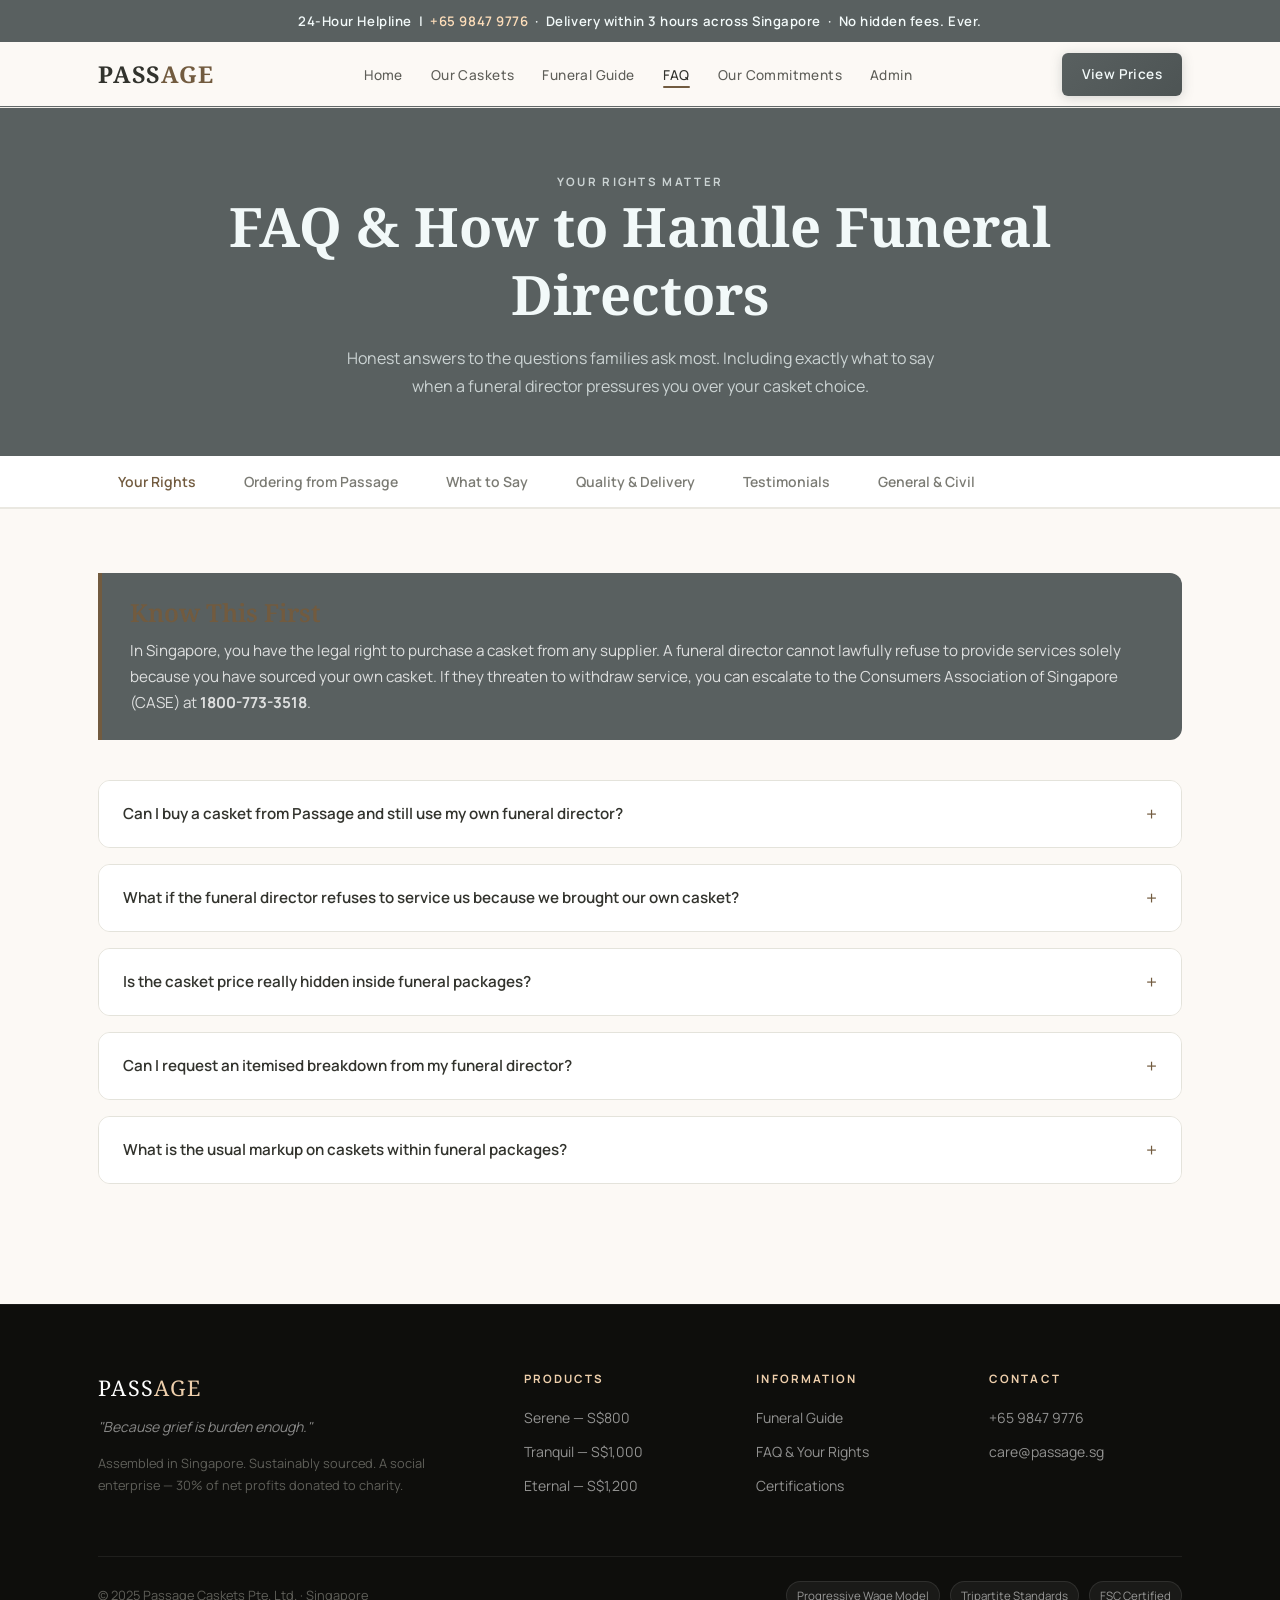
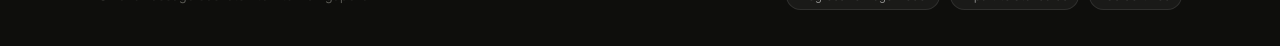
<file: faq.html>
<!DOCTYPE html>
<html lang="en">
<head>
  <meta charset="UTF-8" />
  <meta name="viewport" content="width=device-width, initial-scale=1.0" />
  <title>FAQ & Your Rights — Passage</title>
  <meta property="og:type" content="website">
  <meta property="og:image" content="https://derrick-pixel.github.io/Passage/images/og-image.jpg">
  <meta property="og:image:width" content="1200">
  <meta property="og:image:height" content="630">
  <meta property="og:title" content="FAQ & Your Rights — PASSAGE">
  <meta property="og:description" content="Answers to common questions about caskets, funerals, and your consumer rights in Singapore.">
  <meta property="og:url" content="https://derrick-pixel.github.io/Passage/faq.html">
  <meta name="twitter:card" content="summary_large_image">
  <meta name="twitter:image" content="https://derrick-pixel.github.io/Passage/images/og-image.jpg">
  <meta name="description" content="Know your rights as a consumer. How to handle funeral director pressure. Real answers for grieving families in Singapore." />
  
  
  
  <link rel="stylesheet" href="styles.css" />
  <style>
    .page-body { padding-top: 108px; }

    .page-header { background: var(--primary); padding: 64px 0 56px; text-align: center; color: var(--primary-on); }
    .page-header h1 { color: var(--primary-on); margin-bottom: 16px; }
    .page-header p { color: rgba(242,249,249,0.75); max-width: 600px; margin: 0 auto; }

    /* Tab navigation */
    .tab-nav {
      background: var(--surface-0);
      border-bottom: 2px solid var(--surface-3);
      position: sticky; top: 108px; z-index: 100;
    }
    .tab-nav__inner {
      display: flex; overflow-x: auto;
      max-width: var(--max-width); margin: 0 auto; padding: 0 24px;
    }
    .tab-btn {
      padding: 16px 24px;
      font-size: 0.875rem; font-weight: 600;
      color: var(--muted);
      white-space: nowrap;
      border-bottom: 2px solid transparent;
      margin-bottom: -2px;
      cursor: pointer;
      transition: var(--transition);
      background: none;
    }
    .tab-btn:hover { color: var(--charcoal); }
    .tab-btn.active { color: var(--secondary); border-bottom-color: var(--secondary); }

    /* Rights alert */
    .rights-alert {
      background: var(--primary);
      border-left: 4px solid var(--gold);
      border-radius: 0 var(--radius-lg) var(--radius-lg) 0;
      padding: 24px 28px;
      margin-bottom: 40px;
    }
    .rights-alert h3 { color: var(--secondary); font-family: var(--font-serif); margin-bottom: 10px; }
    .rights-alert p { color: rgba(255,255,255,0.8); font-size: 0.95rem; line-height: 1.7; }

    /* Accordion */
    .accordion { border: 1px solid var(--border); border-radius: var(--radius-lg); overflow: hidden; margin-bottom: 16px; }
    .accordion__trigger {
      display: flex; justify-content: space-between; align-items: center;
      padding: 20px 24px; cursor: pointer; background: var(--surface-0);
      transition: var(--transition); width: 100%; text-align: left;
    }
    .accordion__trigger:hover { background: var(--light); }
    .accordion.open .accordion__trigger { background: var(--secondary-fixed-dim); }
    .accordion__question { font-weight: 600; font-size: 0.95rem; color: var(--charcoal); line-height: 1.4; }
    .accordion__icon { font-size: 1.2rem; color: var(--secondary); flex-shrink: 0; margin-left: 16px; transition: transform 0.25s; }
    .accordion.open .accordion__icon { transform: rotate(45deg); }
    .accordion__body { max-height: 0; overflow: hidden; transition: max-height 0.35s ease; }
    .accordion__content { padding: 0 24px 20px; border-top: 1px solid var(--border); }
    .accordion__content p { font-size: 0.9rem; margin-top: 14px; line-height: 1.75; }
    .accordion__content ul { margin: 12px 0 4px 0; padding-left: 20px; }
    .accordion__content ul li { font-size: 0.875rem; color: var(--mid); margin-bottom: 8px; line-height: 1.6; list-style: disc; }
    .accordion__content .tip {
      background: var(--secondary-fixed-dim); border-radius: var(--radius);
      padding: 12px 16px; margin-top: 14px;
      font-size: 0.85rem; color: var(--charcoal); line-height: 1.6;
    }
    .accordion__content .tip strong { color: var(--secondary); }
    .accordion__content .warning {
      background: #fff8f0; border: 1px solid #f0c97a;
      border-radius: var(--radius); padding: 12px 16px; margin-top: 14px;
      font-size: 0.85rem; line-height: 1.6;
    }

    /* Script card */
    .script-card {
      background: var(--inverse-surface);
      border-radius: var(--radius-lg);
      padding: 28px;
      margin: 28px 0;
    }
    .script-card__label {
      font-size: 0.7rem; font-weight: 700; letter-spacing: 0.14em; text-transform: uppercase;
      color: var(--secondary); margin-bottom: 12px;
    }
    .script-card__text {
      font-size: 0.95rem; color: var(--primary-on); line-height: 1.75; font-style: italic;
      border-left: 2px solid var(--gold); padding-left: 16px;
    }

    /* Testimonials */
    .testimonials-grid { display: grid; grid-template-columns: repeat(2,1fr); gap: 24px; }
    .testimonial { background: var(--white); border: 1px solid var(--border); border-radius: var(--radius-lg); padding: 28px; }
    .testimonial__stars { color: var(--secondary); margin-bottom: 12px; }
    .testimonial__body { font-size: 0.9rem; line-height: 1.7; color: var(--mid); font-style: italic; margin-bottom: 20px; }
    .testimonial__author { display: flex; align-items: center; gap: 12px; }
    .testimonial__avatar { width: 44px; height: 44px; border-radius: 50%; background: var(--secondary-fixed-dim); display: flex; align-items: center; justify-content: center; font-weight: 700; font-size: 0.95rem; color: var(--secondary); }
    .testimonial__name { font-size: 0.875rem; font-weight: 600; }
    .testimonial__detail { font-size: 0.75rem; color: var(--muted); }

    .tab-panel { display: none; padding: 64px 0; }
    .tab-panel.active { display: block; }

    /* Animate */
    .animate { opacity: 0; transform: translateY(24px); transition: opacity 0.6s ease, transform 0.6s ease; }
    .animate.visible { opacity: 1; transform: translateY(0); }

    /* Mobile nav */
    .nav__mobile { background: var(--primary); max-height: 0; overflow: hidden; transition: max-height 0.3s ease; border-top: 1px solid rgba(255,255,255,0.06); }
    .nav__mobile.open { max-height: 400px; }
    .nav__mobile ul { padding: 16px 24px; display: flex; flex-direction: column; gap: 4px; }
    .nav__mobile a { display: block; padding: 10px 0; font-size: 0.9rem; color: rgba(255,255,255,0.8); border-bottom: 1px solid rgba(255,255,255,0.06); }
    .nav__mobile .btn { margin: 8px 24px 16px; display: block; text-align: center; }

    /* Timeline */
    .timeline { position: relative; padding-left: 36px; }
    .timeline::before { content: ''; position: absolute; left: 10px; top: 0; bottom: 0; width: 2px; background: var(--border); }
    .timeline-step { position: relative; margin-bottom: 28px; }
    .timeline-step__dot { position: absolute; left: -30px; top: 4px; width: 18px; height: 18px; border-radius: 50%; background: var(--secondary); border: 3px solid var(--white); box-shadow: 0 0 0 2px var(--gold); }
    .timeline-step__num { font-size: 0.7rem; font-weight: 700; color: var(--secondary); letter-spacing: 0.1em; text-transform: uppercase; margin-bottom: 4px; }
    .timeline-step h4 { font-size: 0.95rem; margin-bottom: 6px; }
    .timeline-step p { font-size: 0.875rem; line-height: 1.7; }

    /* Know cards */
    .know-cards { display: grid; grid-template-columns: repeat(2,1fr); gap: 20px; margin-bottom: 48px; }
    .know-card { border: 1px solid var(--border); border-radius: var(--radius-lg); padding: 24px; background: var(--surface-0); }
    .know-card__icon { font-size: 1.6rem; margin-bottom: 12px; }
    .know-card h4 { font-size: 0.95rem; margin-bottom: 8px; }
    .know-card p, .know-card li { font-size: 0.85rem; line-height: 1.7; color: var(--mid); }
    .know-card ul { padding-left: 16px; margin-top: 6px; }
    .know-card ul li { list-style: disc; margin-bottom: 4px; }

    /* Callout */
    .callout { border-left: 3px solid var(--gold); background: var(--secondary-fixed-dim); border-radius: 0 var(--radius-lg) var(--radius-lg) 0; padding: 18px 24px; margin: 24px 0; font-size: 0.9rem; line-height: 1.7; color: var(--charcoal); }
    .callout strong { color: var(--secondary); }

    /* Section divider */
    .guide-divider { border: none; border-top: 1px solid var(--border); margin: 48px 0; }

    /* Gov links */
    .govlink-group { display: flex; flex-wrap: wrap; gap: 8px; margin-top: 14px; }
    .govlink { display: inline-flex; align-items: center; gap: 6px; font-size: 0.8rem; font-weight: 600; color: var(--secondary); background: var(--secondary-fixed-dim); padding: 6px 12px; border-radius: 20px; transition: var(--transition); text-decoration: none; }
    .govlink:hover { background: var(--secondary-container); color: var(--secondary-dim); }

    /* Quick reference table */
    .govref-table { border-radius: var(--radius-lg); overflow: hidden; border: 1px solid var(--surface-3); }
    .govref-row { display: grid; grid-template-columns: 1.2fr 2.5fr 1.5fr; gap: 0; padding: 13px 20px; border-bottom: 1px solid var(--surface-2); font-size: 0.875rem; align-items: center; transition: var(--transition); }
    .govref-row:last-child { border-bottom: none; }
    .govref-row:hover:not(.govref-header) { background: var(--surface-1); }
    .govref-header { background: var(--primary); color: var(--primary-on); font-size: 0.72rem; font-weight: 700; letter-spacing: 0.1em; text-transform: uppercase; }
    .govref-row a { color: var(--secondary); font-weight: 600; }
    .govref-row a:hover { text-decoration: underline; }

    @media (max-width: 640px) {
      .testimonials-grid { grid-template-columns: 1fr; }
      .know-cards { grid-template-columns: 1fr; }
      .govref-row { grid-template-columns: 1fr 1fr; }
      .govref-row span:last-child { grid-column: 1 / -1; }
    }
  </style>
</head>
<body class="page-body">

  <!-- NAV -->
  <nav class="nav">
  <div class="hotline-strip">
    24-Hour Helpline &nbsp;|&nbsp; <a href="tel:+6598479776">+65 9847 9776</a> &nbsp;·&nbsp; Delivery within 3 hours across Singapore &nbsp;·&nbsp; No hidden fees. Ever.
  </div>
    <div class="nav__inner">
      <a href="index.html" class="nav__logo">PASS<span>AGE</span></a>
      <ul class="nav__links">
        <li><a href="index.html">Home</a></li>
        <li><a href="products.html">Our Caskets</a></li>
        <li><a href="knowledge.html">Funeral Guide</a></li>
        <li><a href="faq.html" class="active">FAQ</a></li>
        <li><a href="accreditation.html">Our Commitments</a></li>
        <li><a href="admin.html">Admin</a></li>
      </ul>
      <a href="products.html" class="btn btn--primary nav__cta">View Prices</a>
      <button class="nav__hamburger" onclick="toggleMobileNav()"><span></span><span></span><span></span></button>
    </div>
    <div class="nav__mobile" id="mobileNav">
      <ul>
        <li><a href="index.html">Home</a></li>
        <li><a href="products.html">Our Caskets</a></li>
        <li><a href="knowledge.html">Funeral Guide</a></li>
        <li><a href="faq.html">FAQ</a></li>
        <li><a href="accreditation.html">Our Commitments</a></li>
        <li><a href="admin.html">Admin</a></li>
      </ul>
      <a href="products.html" class="btn btn--primary">View Prices</a>
    </div>
  </nav>

  <!-- PAGE HEADER -->
  <div class="page-header">
    <div class="container">
      <p class="section-label" style="text-align:center;">Your Rights Matter</p>
      <h1>FAQ & How to Handle Funeral Directors</h1>
      <p>Honest answers to the questions families ask most. Including exactly what to say when a funeral director pressures you over your casket choice.</p>
    </div>
  </div>

  <!-- TAB NAV -->
  <div class="tab-nav">
    <div class="tab-nav__inner">
      <button class="tab-btn active" onclick="switchTab(0)">Your Rights</button>
      <button class="tab-btn" onclick="switchTab(1)">Ordering from Passage</button>
      <button class="tab-btn" onclick="switchTab(2)">What to Say</button>
      <button class="tab-btn" onclick="switchTab(3)">Quality & Delivery</button>
      <button class="tab-btn" onclick="switchTab(4)">Testimonials</button>
      <button class="tab-btn" onclick="switchTab(5)">General & Civil</button>
    </div>
  </div>

  <!-- TAB 1: YOUR RIGHTS -->
  <div class="tab-panel active" id="panel-0">
    <div class="container">
      <div class="rights-alert animate">
        <h3>Know This First</h3>
        <p>In Singapore, you have the legal right to purchase a casket from any supplier. A funeral director cannot lawfully refuse to provide services solely because you have sourced your own casket. If they threaten to withdraw service, you can escalate to the Consumers Association of Singapore (CASE) at <strong>1800-773-3518</strong>.</p>
      </div>

      <div class="animate">
        <div class="accordion" id="acc1">
          <button class="accordion__trigger">
            <span class="accordion__question">Can I buy a casket from Passage and still use my own funeral director?</span>
            <span class="accordion__icon">+</span>
          </button>
          <div class="accordion__body">
            <div class="accordion__content">
              <p>Yes. You have a legal right to source your own casket from any supplier. The funeral director you engage is obligated to use the casket you provide. They may express a preference for their own supplier, but they cannot make this a condition of service.</p>
              <div class="tip"><strong>Tip:</strong> Order from Passage first, confirm delivery, then inform your funeral director that the casket is arranged separately. This removes their leverage entirely.</div>
            </div>
          </div>
        </div>

        <div class="accordion">
          <button class="accordion__trigger">
            <span class="accordion__question">What if the funeral director refuses to service us because we brought our own casket?</span>
            <span class="accordion__icon">+</span>
          </button>
          <div class="accordion__body">
            <div class="accordion__content">
              <p>This is a coercive business practice. You have several options:</p>
              <ul>
                <li>Calmly state: "We understand our right to procure our own casket. Refusing service on this basis is a matter we will raise with CASE if necessary."</li>
                <li>Contact the Consumers Association of Singapore (CASE) at <strong>1800-773-3518</strong></li>
                <li>Call us at <strong>+65 9847 9776</strong> — we can sometimes help mediate or recommend alternative funeral service providers</li>
                <li>Engage a different funeral director — there are many reputable providers who respect consumer rights</li>
              </ul>
              <div class="warning">⚠️ While rare, some funeral directors do attempt this tactic. Being prepared with a clear, calm script makes it far less likely they will persist. See our "What to Say" tab for exact phrasing.</div>
            </div>
          </div>
        </div>

        <div class="accordion">
          <button class="accordion__trigger">
            <span class="accordion__question">Is the casket price really hidden inside funeral packages?</span>
            <span class="accordion__icon">+</span>
          </button>
          <div class="accordion__body">
            <div class="accordion__content">
              <p>In most cases, yes. Funeral packages in Singapore are typically quoted as a single lump sum. When families ask for a breakdown, they are often told the casket is a minor component — when in reality it frequently represents S$2,000–$4,000 of the total package cost, at significant markup over actual production costs.</p>
              <p>CASE has received complaints about this opacity. You are entitled to request an itemised bill. Any reputable funeral director should provide one.</p>
              <div class="tip"><strong>Your right:</strong> Under the <a href="https://sso.agc.gov.sg/act/cpfta2003" target="_blank" rel="noopener" style="color:var(--secondary);">Consumer Protection (Fair Trading) Act</a>, concealing or omitting material facts — including pricing — is an unfair practice under Section 4. The enforcing authority is the <a href="https://www.cccs.gov.sg/consumer-protection/legislation-and-guidelines/overview-of-the-consumer-protection--fair-trading--act" target="_blank" rel="noopener" style="color:var(--secondary);">Competition and Consumer Commission of Singapore (CCCS)</a>. You may request a full itemised breakdown before signing any agreement.</div>
            </div>
          </div>
        </div>

        <div class="accordion">
          <button class="accordion__trigger">
            <span class="accordion__question">Can I request an itemised breakdown from my funeral director?</span>
            <span class="accordion__icon">+</span>
          </button>
          <div class="accordion__body">
            <div class="accordion__content">
              <p>Absolutely. You should always request an itemised quote before signing. A professional funeral director should be transparent about costs. If they refuse to itemise, treat that as a red flag and consider engaging a different provider.</p>
              <ul>
                <li>Ask specifically: "Can you provide an itemised breakdown, including the casket, hearse, embalming, ceremony setup, and any other charges?"</li>
                <li>Request this in writing (WhatsApp or email) before any verbal agreement</li>
                <li>Do not sign anything under time pressure without a breakdown</li>
              </ul>
            </div>
          </div>
        </div>

        <div class="accordion">
          <button class="accordion__trigger">
            <span class="accordion__question">What is the usual markup on caskets within funeral packages?</span>
            <span class="accordion__icon">+</span>
          </button>
          <div class="accordion__body">
            <div class="accordion__content">
              <p>Based on industry estimates and feedback from families, caskets that cost S$400–$700 to produce and source are regularly sold as part of packages at S$2,000–$4,500 — a markup of 300–600%.</p>
              <p>Passage's pricing model is different: we publish a transparent cost breakdown (materials + assembly + delivery + positioning) and sell directly to families. Our margin is modest and declared openly.</p>
            </div>
          </div>
        </div>
      </div>
    </div>
  </div>

  <!-- TAB 2: ORDERING -->
  <div class="tab-panel" id="panel-1">
    <div class="container">
      <div class="animate">
        <div class="accordion">
          <button class="accordion__trigger">
            <span class="accordion__question">How do I order and how quickly can you deliver?</span>
            <span class="accordion__icon">+</span>
          </button>
          <div class="accordion__body">
            <div class="accordion__content">
              <p>Order directly from our <a href="products.html" style="color:var(--gold);">Products page</a> or call us at <strong>+65 9847 9776</strong>. We confirm within 15 minutes and deliver anywhere in Singapore within 3 hours. For urgent cases, our Emergency delivery can be arranged within 1–2 hours.</p>
            </div>
          </div>
        </div>

        <div class="accordion">
          <button class="accordion__trigger">
            <span class="accordion__question">Is the price truly all-in? Are there any extra charges?</span>
            <span class="accordion__icon">+</span>
          </button>
          <div class="accordion__body">
            <div class="accordion__content">
              <p>Yes — fully all-in. The price you see includes the casket, island-wide delivery, and positioning at the venue. GST is included. There are no surcharges for distance, time of day, or type of premises.</p>
              <p>The only optional add-on is a dedicated care coordinator (included free with the Eternal model).</p>
            </div>
          </div>
        </div>

        <div class="accordion">
          <button class="accordion__trigger">
            <span class="accordion__question">When is payment collected?</span>
            <span class="accordion__icon">+</span>
          </button>
          <div class="accordion__body">
            <div class="accordion__content">
              <p>Payment is collected upon delivery. We accept <strong>cash, PayNow, and all major credit/debit cards</strong>. We do not require upfront payment or deposits. We understand you are in a difficult moment — we want to remove every possible friction.</p>
            </div>
          </div>
        </div>

        <div class="accordion">
          <button class="accordion__trigger">
            <span class="accordion__question">Can I order even if I haven't engaged a funeral director yet?</span>
            <span class="accordion__icon">+</span>
          </button>
          <div class="accordion__body">
            <div class="accordion__content">
              <p>Yes. You can order your casket at any time. We can also deliver to a holding location if your venue or arrangements are still being finalised. Our 24/7 team can advise you on logistics.</p>
              <div class="tip"><strong>Tip:</strong> Securing the casket early removes one of the key pressure points funeral directors use to upsell packages.</div>
            </div>
          </div>
        </div>

        <div class="accordion">
          <button class="accordion__trigger">
            <span class="accordion__question">Do you offer free caskets for needy families?</span>
            <span class="accordion__icon">+</span>
          </button>
          <div class="accordion__body">
            <div class="accordion__content">
              <p>Yes. We provide free caskets to families who cannot afford one, and to Singaporeans who pass without next-of-kin. This is a founding commitment of Passage, not a marketing initiative.</p>
              <p>To apply, call our team at <strong>+65 9847 9776</strong>. We handle these cases with full discretion and no judgment. Our social worker partners can also refer cases directly.</p>
            </div>
          </div>
        </div>
      </div>
    </div>
  </div>

  <!-- TAB 3: WHAT TO SAY -->
  <div class="tab-panel" id="panel-2">
    <div class="container">
      <div class="animate">
        <p class="section-label">Scripts You Can Use</p>
        <h2 style="margin-bottom:8px;">Exact words for difficult conversations.</h2>
        <div class="divider"></div>
        <p style="margin-bottom:40px; max-width:680px;">Below are calm, firm scripts you can use when a funeral director pressures you about your casket choice. You do not need to be aggressive — just clear and prepared.</p>

        <h3 style="margin-bottom:20px; font-size:1.1rem;">Scenario 1: The director insists you use their casket</h3>
        <div class="script-card">
          <p class="script-card__label">You say:</p>
          <p class="script-card__text">"We have already arranged our casket separately through a licensed supplier. We understand we have the right to do so under Singapore's consumer protection guidelines. We'd like to proceed with your services using our casket. Please confirm you're able to accommodate this."</p>
        </div>

        <h3 style="margin-bottom:20px; font-size:1.1rem;">Scenario 2: The director says they'll charge extra for an "outside" casket</h3>
        <div class="script-card">
          <p class="script-card__label">You say:</p>
          <p class="script-card__text">"We'd like a written itemisation of all fees, including any surcharge for using an external casket. We'll need this before confirming any agreement. If there is a casket-sourcing surcharge that cannot be justified, we may need to escalate to CASE."</p>
        </div>

        <h3 style="margin-bottom:20px; font-size:1.1rem;">Scenario 3: The director says the package doesn't include service if you bring your own casket</h3>
        <div class="script-card">
          <p class="script-card__label">You say:</p>
          <p class="script-card__text">"We understand you may have a preferred supplier. However, conditioning funeral services on casket purchase is a practice we are aware falls under the <a href="https://sso.agc.gov.sg/act/cpfta2003" target="_blank" rel="noopener" style="color:var(--secondary-container);">Consumer Protection (Fair Trading) Act</a>. We'd prefer to resolve this amicably. If not, we are prepared to engage another director and report this to CASE."</p>
        </div>

        <h3 style="margin-bottom:20px; font-size:1.1rem;">Scenario 4: You're asked to decide quickly on a casket from their showroom</h3>
        <div class="script-card">
          <p class="script-card__label">You say:</p>
          <p class="script-card__text">"We appreciate the options. We need a few minutes to discuss privately. Can you give us the itemised price list and step out briefly? We'll make a decision before we leave."</p>
        </div>

        <div class="rights-alert" style="margin-top:40px;">
          <h3>CASE Hotline</h3>
          <p>If a funeral director engages in unfair tactics, you can report to the <strong>Consumers Association of Singapore (CASE)</strong> at <strong>1800-773-3518</strong> or via their website. You can also call us at <strong>+65 9847 9776</strong> and we will do our best to help you navigate the situation.</p>
        </div>
      </div>
    </div>
  </div>

  <!-- TAB 4: QUALITY -->
  <div class="tab-panel" id="panel-3">
    <div class="container">
      <div class="animate">
        <div class="accordion">
          <button class="accordion__trigger">
            <span class="accordion__question">Are Passage caskets of comparable quality to those in funeral packages?</span>
            <span class="accordion__icon">+</span>
          </button>
          <div class="accordion__body">
            <div class="accordion__content">
              <p>Yes — and often better at the same price point. Our caskets use FSC-certified timber and are assembled in Singapore by skilled local craftspeople under Progressive Wage Model standards. Many funeral package caskets at the same price tier are imported flat-pack products with cheaper materials.</p>
            </div>
          </div>
        </div>

        <div class="accordion">
          <button class="accordion__trigger">
            <span class="accordion__question">Are your caskets certified or accredited?</span>
            <span class="accordion__icon">+</span>
          </button>
          <div class="accordion__body">
            <div class="accordion__content">
              <p>All Passage caskets use FSC-certified timber (Forest Stewardship Council), ensuring responsible sourcing. Our operations are aligned with the Tripartite Standards pledge on fair employment, and we are enrolled in the Progressive Wage Model for local workers. See our <a href="accreditation.html" style="color:var(--gold);">Accreditation page</a> for full details.</p>
            </div>
          </div>
        </div>

        <div class="accordion">
          <button class="accordion__trigger">
            <span class="accordion__question">What if there's an issue with the casket after delivery?</span>
            <span class="accordion__icon">+</span>
          </button>
          <div class="accordion__body">
            <div class="accordion__content">
              <p>We stand behind every casket we deliver. In the extremely unlikely event of a defect, call us immediately at <strong>+65 9847 9776</strong> and we will dispatch a replacement or rectify the issue within the hour. We have never had a customer leave unsatisfied.</p>
            </div>
          </div>
        </div>

        <div class="accordion">
          <button class="accordion__trigger">
            <span class="accordion__question">Do you deliver to HDB void decks, columbaria, and funeral parlours?</span>
            <span class="accordion__icon">+</span>
          </button>
          <div class="accordion__body">
            <div class="accordion__content">
              <p>Yes — we deliver to all common funeral venues in Singapore, including HDB void decks, funeral parlours, churches, temples, columbaria, and private residences. Our team is experienced with access logistics for all building types.</p>
            </div>
          </div>
        </div>
      </div>
    </div>
  </div>

  <!-- TAB 5: TESTIMONIALS -->
  <div class="tab-panel" id="panel-4">
    <div class="container">
      <div class="animate" style="margin-bottom:40px;">
        <p class="section-label">Families We've Served</p>
        <h2>Real experiences. Real families.</h2>
        <div class="divider"></div>
      </div>
      <div class="testimonials-grid animate">

        <div class="testimonial">
          <div class="testimonial__stars">★★★★★</div>
          <p class="testimonial__body">"When my father passed, we were overwhelmed. The funeral director quoted us S$8,800 for the 'basic' package. We found Passage at midnight, ordered the Tranquil casket, and it arrived at our void deck by 6am. Dignified, punctual, and exactly what my father would have wanted — without bankrupting us."</p>
          <div class="testimonial__author">
            <div class="testimonial__avatar">LW</div>
            <div>
              <p class="testimonial__name">Lim Wei Ling</p>
              <p class="testimonial__detail">Ang Mo Kio · March 2025 · Purchased: Tranquil</p>
            </div>
          </div>
        </div>

        <div class="testimonial">
          <div class="testimonial__stars">★★★★★</div>
          <p class="testimonial__body">"The funeral director first refused to work with our casket. We used exactly the script from the Passage FAQ page. He backed down immediately. We saved S$2,200 which we donated to my father's favourite charity. Passage didn't just save us money — they gave us control at a moment when we had none."</p>
          <div class="testimonial__author">
            <div class="testimonial__avatar">RT</div>
            <div>
              <p class="testimonial__name">Ramesh Tamilarasan</p>
              <p class="testimonial__detail">Woodlands · January 2025 · Purchased: Serene</p>
            </div>
          </div>
        </div>

        <div class="testimonial">
          <div class="testimonial__stars">★★★★★</div>
          <p class="testimonial__body">"My mother always said she didn't want us to spend excessively on her funeral. Passage made that possible. The Eternal casket was beautiful — the quality genuinely surprised me. When the funeral home staff saw it, they commented it was nicer than what they carry."</p>
          <div class="testimonial__author">
            <div class="testimonial__avatar">SC</div>
            <div>
              <p class="testimonial__name">Susan Chew</p>
              <p class="testimonial__detail">Bedok · December 2024 · Purchased: Eternal</p>
            </div>
          </div>
        </div>

        <div class="testimonial">
          <div class="testimonial__stars">★★★★★</div>
          <p class="testimonial__body">"As a Buddhist family, we were concerned about the type of wood used. The Passage team explained everything clearly, confirmed the material was appropriate, and the delivery team was respectful of the setup at the void deck. Absolutely no issues."</p>
          <div class="testimonial__author">
            <div class="testimonial__avatar">TH</div>
            <div>
              <p class="testimonial__name">Tan Hui Ming</p>
              <p class="testimonial__detail">Toa Payoh · November 2024 · Purchased: Tranquil</p>
            </div>
          </div>
        </div>

        <div class="testimonial">
          <div class="testimonial__stars">★★★★★</div>
          <p class="testimonial__body">"I'm a social worker. I referred a family with no income to Passage for the free casket programme. The process was handled with such dignity and discretion — the family felt respected throughout. This social enterprise is genuinely doing what it says."</p>
          <div class="testimonial__author">
            <div class="testimonial__avatar">MN</div>
            <div>
              <p class="testimonial__name">Mdm Nora Hassan</p>
              <p class="testimonial__detail">Social Worker, Geylang · October 2024 · Free casket referral</p>
            </div>
          </div>
        </div>

        <div class="testimonial">
          <div class="testimonial__stars">★★★★★</div>
          <p class="testimonial__body">"We are a Christian family. The Passage team understood our traditions without us having to explain. They positioned the casket exactly as we needed for the viewing. Simple, professional, and kind — exactly the qualities you want from people helping you during this time."</p>
          <div class="testimonial__author">
            <div class="testimonial__avatar">YP</div>
            <div>
              <p class="testimonial__name">Yeo Pei Shan</p>
              <p class="testimonial__detail">Jurong West · September 2024 · Purchased: Tranquil</p>
            </div>
          </div>
        </div>
      </div>
    </div>
  </div>

  <!-- TAB 6: GENERAL & CIVIL -->
  <div class="tab-panel" id="panel-5">
    <div class="container">
      <div class="animate">
        <p class="section-label">Practical Knowledge</p>
        <h2>General & Civil — What Every Family Should Know</h2>
        <div class="divider"></div>
        <p style="max-width:720px; margin-bottom:48px; font-size:1rem; line-height:1.8;">Regardless of religion, these are the administrative and legal steps every family in Singapore must navigate after a death. Each step below includes the relevant government agency and a direct link to their official resource.</p>

        <!-- STEP-BY-STEP TIMELINE -->
        <h3 style="margin-bottom:24px;">Step-by-Step: Immediate & Short-Term Actions</h3>
        <div class="timeline">

          <div class="timeline-step">
            <div class="timeline-step__dot"></div>
            <p class="timeline-step__num">Within hours</p>
            <h4>Report the Death & Obtain the Death Certificate</h4>
            <p>If death occurs at home, call the police immediately at <strong>999</strong>. Police will coordinate with a doctor to certify the death. A certified doctor must sign the Death Certificate before any funeral arrangements can proceed.</p>
            <p style="margin-top:8px;">For <strong>sudden, unnatural, or unexplained deaths</strong>, the Coroner's Court will be involved — this may delay arrangements by 24–48 hours. The Coroner's process is handled by the State Courts.</p>
            <div class="govlink-group">
              <a href="https://www.spf.gov.sg" target="_blank" rel="noopener" class="govlink">🔗 Singapore Police Force — spf.gov.sg</a>
              <a href="https://www.judiciary.gov.sg/civil/coroner-s-court" target="_blank" rel="noopener" class="govlink">🔗 State Courts — Coroner's Court</a>
              <a href="https://www.moh.gov.sg" target="_blank" rel="noopener" class="govlink">🔗 Ministry of Health — moh.gov.sg</a>
            </div>
          </div>

          <div class="timeline-step">
            <div class="timeline-step__dot"></div>
            <p class="timeline-step__num">Within 24 hours</p>
            <h4>Register the Death with ICA</h4>
            <p>All deaths in Singapore must be registered with the <strong>Immigration & Checkpoints Authority (ICA)</strong> within 24 hours of the Death Certificate being issued. Registration can be done at ICA Building or at selected hospitals. You will need the deceased's NRIC and the signed Death Certificate.</p>
            <p style="margin-top:8px;">ICA will issue the <strong>Certificate of Registration of Death (CORD)</strong>, which is required for all subsequent administrative steps.</p>
            <div class="govlink-group">
              <a href="https://www.ica.gov.sg/public-education/deaths" target="_blank" rel="noopener" class="govlink">🔗 ICA — Registering a Death</a>
              <a href="https://www.ica.gov.sg/about-us/visit-ica" target="_blank" rel="noopener" class="govlink">🔗 ICA — Locations & Opening Hours</a>
            </div>
          </div>

          <div class="timeline-step">
            <div class="timeline-step__dot"></div>
            <p class="timeline-step__num">Day 1–2</p>
            <h4>Apply for Void Deck or Venue Permit</h4>
            <p>For HDB void deck wakes, the family or funeral director must apply to the relevant <strong>Town Council</strong> for a Funeral Wake Permit. Most Town Councils process this within hours. Permits govern the use of tents, noise levels (generally up to 10pm or midnight), and duration (usually up to 5 days).</p>
            <p style="margin-top:8px;">You can find your Town Council via the HDB website using your postal code.</p>
            <div class="govlink-group">
              <a href="https://www.hdb.gov.sg/community/our-communities/living-in-an-hdb-flat/town-councils" target="_blank" rel="noopener" class="govlink">🔗 HDB — Find Your Town Council</a>
              <a href="https://www.nea.gov.sg/our-services/pollution-control/noise-pollution/community-noise-management" target="_blank" rel="noopener" class="govlink">🔗 NEA — Community Noise Guidelines</a>
            </div>
          </div>

          <div class="timeline-step">
            <div class="timeline-step__dot"></div>
            <p class="timeline-step__num">Day 1–2</p>
            <h4>Engage a Funeral Director</h4>
            <p>You are free to engage any licensed funeral director. You are <strong>not obligated</strong> to use a specific director, and you may source your own casket separately. Always request an itemised written quote before agreeing to any package.</p>
            <div class="govlink-group">
              <a href="https://www.case.org.sg" target="_blank" rel="noopener" class="govlink">🔗 CASE — Consumer Rights & Complaints</a>
              <a href="faq.html" class="govlink">🔗 Passage FAQ — Know Your Rights</a>
            </div>
          </div>

          <div class="timeline-step">
            <div class="timeline-step__dot"></div>
            <p class="timeline-step__num">Within 1 week</p>
            <h4>Arrange Burial or Cremation</h4>
            <p>In Singapore, cremation is the more common option due to land constraints. All burials and cremations are regulated by the National Environment Agency (NEA). The NEA manages Choa Chu Kang Cemetery (for burial) and several crematoria island-wide.</p>
            <div class="govlink-group">
              <a href="https://www.nea.gov.sg/our-services/public-cleanliness/cemeteries-and-crematoria" target="_blank" rel="noopener" class="govlink">🔗 NEA — Cemeteries & Crematoria</a>
              <a href="https://www.nea.gov.sg/our-services/public-cleanliness/cemeteries-and-crematoria/cremation-booking" target="_blank" rel="noopener" class="govlink">🔗 NEA — Cremation Booking</a>
            </div>
          </div>

          <div class="timeline-step">
            <div class="timeline-step__dot"></div>
            <p class="timeline-step__num">Within 1 month</p>
            <h4>Claim CPF Savings</h4>
            <p>If the deceased made a <strong>CPF nomination</strong>, the nominated beneficiaries can file a claim directly with the CPF Board. CPF savings do not form part of the estate and are distributed separately from the will. If no nomination was made, CPF savings are transferred to the Public Trustee for distribution.</p>
            <div class="govlink-group">
              <a href="https://www.cpf.gov.sg/member/account-services/providing-for-your-loved-ones/withdrawing-cpf-savings-for-next-of-kin" target="_blank" rel="noopener" class="govlink">🔗 CPF Board — Withdrawing CPF for Next-of-Kin</a>
              <a href="https://www.mof.gov.sg/policies/public-trustee" target="_blank" rel="noopener" class="govlink">🔗 Public Trustee's Office (no CPF nomination)</a>
            </div>
          </div>

          <div class="timeline-step">
            <div class="timeline-step__dot"></div>
            <p class="timeline-step__num">Within 1–3 months</p>
            <h4>Administer the Estate (Will or Intestacy)</h4>
            <p>If the deceased left a <strong>valid will</strong>, the executor named in the will applies to the State Courts for a Grant of Probate. If there is <strong>no will</strong>, a next-of-kin applies for Letters of Administration. The estate is then distributed under the <strong>Intestate Succession Act</strong> (non-Muslims) or <strong>Faraid</strong> (Muslims via MUIS).</p>
            <p style="margin-top:8px;">For smaller estates (below S$50,000 with no immovable property), the Public Trustee may be able to administer without going to court.</p>
            <div class="govlink-group">
              <a href="https://www.judiciary.gov.sg/civil/probate-and-administration" target="_blank" rel="noopener" class="govlink">🔗 State Courts — Probate & Administration</a>
              <a href="https://sso.agc.gov.sg/Act/ISA1967" target="_blank" rel="noopener" class="govlink">🔗 Intestate Succession Act — Singapore Statutes</a>
              <a href="https://www.muis.gov.sg/Faraid" target="_blank" rel="noopener" class="govlink">🔗 MUIS — Faraid (Muslim Inheritance)</a>
              <a href="https://www.mof.gov.sg/policies/public-trustee/estate-administration" target="_blank" rel="noopener" class="govlink">🔗 Public Trustee — Small Estates</a>
              <a href="https://www.cjc.org.sg" target="_blank" rel="noopener" class="govlink">🔗 Community Justice Centre — Free Legal Guidance</a>
            </div>
          </div>

          <div class="timeline-step">
            <div class="timeline-step__dot"></div>
            <p class="timeline-step__num">Ongoing</p>
            <h4>Notify Relevant Agencies & Cancel Services</h4>
            <p>After the funeral, notify and close accounts with various agencies. Many can be done via <strong>Singpass / MyInfo</strong> through a single digital notification service.</p>
            <div class="govlink-group">
              <a href="https://www.singpass.gov.sg" target="_blank" rel="noopener" class="govlink">🔗 Singpass — Digital Identity & Services</a>
              <a href="https://www.iras.gov.sg/taxes/individual-income-tax/basics-of-individual-income-tax/what-is-taxable-what-is-not/income-received-by-a-deceased-person" target="_blank" rel="noopener" class="govlink">🔗 IRAS — Tax Obligations of Deceased Person</a>
              <a href="https://www.hdb.gov.sg/residential/living-in-an-hdb-flat/changing-owners-occupiers/transfer-of-ownership" target="_blank" rel="noopener" class="govlink">🔗 HDB — Transfer of Flat Ownership</a>
              <a href="https://www.lta.gov.sg/content/ltagov/en/licensing_permits/vehicles/deregistering_your_vehicle.html" target="_blank" rel="noopener" class="govlink">🔗 LTA — Deregister Deceased's Vehicle</a>
            </div>
          </div>

        </div>

        <hr class="guide-divider" />

        <!-- COLUMBARIUM & MEMORIALISATION -->
        <h3 style="margin-bottom:20px;">Ash Interment & Columbarium Options</h3>
        <div class="know-cards" style="margin-bottom:40px;">
          <div class="know-card">
            <div class="know-card__icon">🏛️</div>
            <h4>Mandai Columbarium</h4>
            <p>Singapore's largest public columbarium, managed by NParks. Located in Mandai. Applications for niches can be made online. Waiting times vary; apply early.</p>
            <ul><li><a href="https://www.nparks.gov.sg/gardens-parks-and-nature/parks-and-nature-reserves/mandai-columbarium" target="_blank" rel="noopener" style="color:var(--secondary);">NParks — Mandai Columbarium ↗</a></li></ul>
          </div>
          <div class="know-card">
            <div class="know-card__icon">⛪</div>
            <h4>Religious & Private Columbaria</h4>
            <p>Many temples, churches, and private operators maintain their own columbaria. Eligibility criteria and fees vary. Contact your place of worship directly for availability.</p>
            <ul><li><a href="https://www.nea.gov.sg/our-services/public-cleanliness/cemeteries-and-crematoria/list-of-columbaria" target="_blank" rel="noopener" style="color:var(--secondary);">NEA — Licensed Columbaria in Singapore ↗</a></li></ul>
          </div>
          <div class="know-card">
            <div class="know-card__icon">🌊</div>
            <h4>Sea Burial (Ash Scattering)</h4>
            <p>Scattering of ashes at sea is permitted in Singapore in designated areas. The family charters a boat; NEA regulates the process. No permit is required but guidelines must be followed.</p>
            <ul><li><a href="https://www.nea.gov.sg/our-services/public-cleanliness/cemeteries-and-crematoria/sea-burial" target="_blank" rel="noopener" style="color:var(--secondary);">NEA — Sea Burial Guidelines ↗</a></li></ul>
          </div>
          <div class="know-card">
            <div class="know-card__icon">🪦</div>
            <h4>Burial at Choa Chu Kang Cemetery</h4>
            <p>Singapore's main public cemetery accepts burials, though land is limited and time-limited leases apply. Exhumation after the lease period is required unless renewed. The NEA manages bookings.</p>
            <ul><li><a href="https://www.nea.gov.sg/our-services/public-cleanliness/cemeteries-and-crematoria/burial-booking" target="_blank" rel="noopener" style="color:var(--secondary);">NEA — Burial Booking ↗</a></li></ul>
          </div>
        </div>

        <hr class="guide-divider" />

        <!-- ADVANCE PLANNING -->
        <h3 style="margin-bottom:20px;">Planning Ahead — For Yourself or a Loved One</h3>
        <p style="margin-bottom:24px; max-width:720px;">These are tools Singaporeans can use to plan ahead and reduce the burden on family members when the time comes.</p>
        <div class="know-cards" style="margin-bottom:40px;">
          <div class="know-card">
            <div class="know-card__icon">📜</div>
            <h4>Will Writing</h4>
            <p>A legally valid will ensures your estate is distributed as you wish and spares your family from costly intestacy proceedings. Wills do not need to be registered in Singapore but the Wills Registry at the Singapore Academy of Law offers optional deposit.</p>
            <ul>
              <li><a href="https://www.sal.org.sg/services/wills-registry" target="_blank" rel="noopener" style="color:var(--secondary);">SAL — Wills Registry ↗</a></li>
              <li><a href="https://www.lab.mlaw.gov.sg" target="_blank" rel="noopener" style="color:var(--secondary);">Legal Aid Bureau — Free Legal Assistance ↗</a></li>
            </ul>
          </div>
          <div class="know-card">
            <div class="know-card__icon">🔑</div>
            <h4>Lasting Power of Attorney (LPA)</h4>
            <p>An LPA allows you to appoint a trusted person to make decisions on your behalf if you lose mental capacity. Every adult Singaporean is encouraged to have one. Registration is done via the Office of the Public Guardian.</p>
            <ul><li><a href="https://www.opg.gov.sg/lasting-power-of-attorney/what-is-lpa/" target="_blank" rel="noopener" style="color:var(--secondary);">OPG — What is an LPA? ↗</a></li></ul>
          </div>
          <div class="know-card">
            <div class="know-card__icon">🏥</div>
            <h4>Advance Medical Directive (AMD)</h4>
            <p>An AMD is a legal document instructing doctors not to use extraordinary life-sustaining treatment if you are terminally ill and unconscious. It must be witnessed by a doctor. Registration is held by the Ministry of Health.</p>
            <ul><li><a href="https://www.moh.gov.sg/policies-and-legislation/advance-medical-directive" target="_blank" rel="noopener" style="color:var(--secondary);">MOH — Advance Medical Directive ↗</a></li></ul>
          </div>
          <div class="know-card">
            <div class="know-card__icon">🌐</div>
            <h4>MyLegacy — One-Stop Planning Portal</h4>
            <p>MyLegacy.gov.sg is Singapore's government portal for end-of-life planning. It covers wills, LPA, AMD, CPF nominations, funeral preferences, and advance care planning in one place.</p>
            <ul><li><a href="https://mylegacy.life.gov.sg" target="_blank" rel="noopener" style="color:var(--secondary);">MyLegacy — mylegacy.life.gov.sg ↗</a></li></ul>
          </div>
          <div class="know-card">
            <div class="know-card__icon">💛</div>
            <h4>Advance Care Planning (ACP)</h4>
            <p>ACP is a guided conversation to document your wishes for future healthcare. Facilitated by the Agency for Integrated Care (AIC), it helps family and doctors understand your preferences if you cannot speak for yourself.</p>
            <ul><li><a href="https://www.aic.sg/care-services/advance-care-planning" target="_blank" rel="noopener" style="color:var(--secondary);">AIC — Advance Care Planning ↗</a></li></ul>
          </div>
          <div class="know-card">
            <div class="know-card__icon">💰</div>
            <h4>CPF Nomination</h4>
            <p>Without a CPF nomination, your CPF savings go to the Public Trustee — a slow and costly process. Making a nomination takes minutes via the CPF app or website and ensures your savings go directly to the people you choose.</p>
            <ul><li><a href="https://www.cpf.gov.sg/member/account-services/providing-for-your-loved-ones/making-a-cpf-nomination" target="_blank" rel="noopener" style="color:var(--secondary);">CPF Board — Make a Nomination ↗</a></li></ul>
          </div>
        </div>

        <hr class="guide-divider" />

        <!-- FINANCIAL ASSISTANCE -->
        <h3 style="margin-bottom:20px;">Financial Assistance for Funeral Costs</h3>
        <div class="know-cards" style="margin-bottom:40px;">
          <div class="know-card">
            <div class="know-card__icon">🤲</div>
            <h4>ComCare — MSF</h4>
            <p>The Ministry of Social and Family Development (MSF) provides financial assistance to low-income families, including help with funeral expenses through the ComCare fund.</p>
            <ul><li><a href="https://www.msf.gov.sg/our-services/comcare" target="_blank" rel="noopener" style="color:var(--secondary);">MSF — ComCare Assistance ↗</a></li></ul>
          </div>
          <div class="know-card">
            <div class="know-card__icon">🏥</div>
            <h4>MediFund (Hospital Deaths)</h4>
            <p>If the deceased passed away in a public hospital with outstanding medical bills, the family may apply for MediFund assistance to cover medical costs.</p>
            <ul><li><a href="https://www.moh.gov.sg/policies-and-legislation/medifund" target="_blank" rel="noopener" style="color:var(--secondary);">MOH — MediFund ↗</a></li></ul>
          </div>
          <div class="know-card">
            <div class="know-card__icon">🎖️</div>
            <h4>MINDEF — SAF Personnel</h4>
            <p>Families of National Servicemen or regular SAF personnel who pass away in service are entitled to specific benefits and funeral grants. Contact MINDEF directly.</p>
            <ul><li><a href="https://www.mindef.gov.sg/web/portal/mindef/home" target="_blank" rel="noopener" style="color:var(--secondary);">MINDEF — mindef.gov.sg ↗</a></li></ul>
          </div>
          <div class="know-card">
            <div class="know-card__icon">🎗️</div>
            <h4>Passage — Free Casket Programme</h4>
            <p>We provide free caskets to needy Singaporeans and those who pass without next-of-kin. Referrals can be made by social workers, hospitals, or directly by the family. No judgment. Full discretion.</p>
            <ul><li><a href="accreditation.html#free-casket" style="color:var(--secondary);">Passage — Free Casket Programme ↗</a></li></ul>
          </div>
        </div>

        <hr class="guide-divider" />

        <!-- QUICK REFERENCE TABLE -->
        <h3 style="margin-bottom:20px;">Quick Reference — Government Links at a Glance</h3>
        <div class="govref-table animate">
          <div class="govref-row govref-header">
            <span>Agency</span><span>What it handles</span><span>Website</span>
          </div>
          <div class="govref-row"><span><strong>ICA</strong></span><span>Death registration, CORD issuance</span><span><a href="https://www.ica.gov.sg" target="_blank" rel="noopener">ica.gov.sg ↗</a></span></div>
          <div class="govref-row"><span><strong>SPF</strong></span><span>Reporting sudden / home deaths</span><span><a href="https://www.spf.gov.sg" target="_blank" rel="noopener">spf.gov.sg ↗</a></span></div>
          <div class="govref-row"><span><strong>NEA</strong></span><span>Cremation, burial, columbarium, sea burial</span><span><a href="https://www.nea.gov.sg" target="_blank" rel="noopener">nea.gov.sg ↗</a></span></div>
          <div class="govref-row"><span><strong>NParks</strong></span><span>Mandai Columbarium niche applications</span><span><a href="https://www.nparks.gov.sg" target="_blank" rel="noopener">nparks.gov.sg ↗</a></span></div>
          <div class="govref-row"><span><strong>CPF Board</strong></span><span>CPF nomination, withdrawal for next-of-kin</span><span><a href="https://www.cpf.gov.sg" target="_blank" rel="noopener">cpf.gov.sg ↗</a></span></div>
          <div class="govref-row"><span><strong>State Courts</strong></span><span>Probate, Letters of Administration, Coroner's Court</span><span><a href="https://www.judiciary.gov.sg" target="_blank" rel="noopener">judiciary.gov.sg ↗</a></span></div>
          <div class="govref-row"><span><strong>Public Trustee</strong></span><span>Small estates, no-nomination CPF distribution</span><span><a href="https://www.mof.gov.sg/policies/public-trustee" target="_blank" rel="noopener">mof.gov.sg ↗</a></span></div>
          <div class="govref-row"><span><strong>OPG</strong></span><span>Lasting Power of Attorney registration</span><span><a href="https://www.opg.gov.sg" target="_blank" rel="noopener">opg.gov.sg ↗</a></span></div>
          <div class="govref-row"><span><strong>MOH</strong></span><span>Advance Medical Directive, MediFund</span><span><a href="https://www.moh.gov.sg" target="_blank" rel="noopener">moh.gov.sg ↗</a></span></div>
          <div class="govref-row"><span><strong>MyLegacy</strong></span><span>One-stop end-of-life planning portal</span><span><a href="https://mylegacy.life.gov.sg" target="_blank" rel="noopener">mylegacy.life.gov.sg ↗</a></span></div>
          <div class="govref-row"><span><strong>MSF</strong></span><span>ComCare financial assistance</span><span><a href="https://www.msf.gov.sg" target="_blank" rel="noopener">msf.gov.sg ↗</a></span></div>
          <div class="govref-row"><span><strong>MUIS</strong></span><span>Faraid (Muslim estate distribution)</span><span><a href="https://www.muis.gov.sg" target="_blank" rel="noopener">muis.gov.sg ↗</a></span></div>
          <div class="govref-row"><span><strong>CASE</strong></span><span>Consumer complaints, funeral director disputes</span><span><a href="https://www.case.org.sg" target="_blank" rel="noopener">case.org.sg ↗</a></span></div>
          <div class="govref-row"><span><strong>Legal Aid Bureau</strong></span><span>Free legal assistance for eligible applicants</span><span><a href="https://www.lab.mlaw.gov.sg" target="_blank" rel="noopener">lab.mlaw.gov.sg ↗</a></span></div>
        </div>

        <div class="callout" style="margin-top:40px;">
          <strong>Passage is here to help.</strong> If you are overwhelmed and don't know where to start, call our 24-hour line at <a href="tel:+6598479776" style="color:var(--secondary); font-weight:600;">+65 9847 9776</a>. We will guide you through the practical steps with no obligation and no pressure.
        </div>
      </div>
    </div>
  </div>

  <!-- FOOTER -->
  <footer class="footer" style="margin-top:40px;">
    <div class="container">
      <div class="footer__grid">
        <div>
          <p class="footer__brand">PASS<span>AGE</span></p>
          <p class="footer__tagline">"Because grief is burden enough."</p>
          <p style="font-size:0.8rem; line-height:1.7;">Assembled in Singapore. Sustainably sourced. A social enterprise — 30% of net profits donated to charity.</p>
        </div>
        <div class="footer__col"><h5>Products</h5>
          <a href="products.html#serene">Serene — S$800</a>
          <a href="products.html#tranquil">Tranquil — S$1,000</a>
          <a href="products.html#eternal">Eternal — S$1,200</a>
        </div>
        <div class="footer__col"><h5>Information</h5>
          <a href="knowledge.html">Funeral Guide</a>
          <a href="faq.html">FAQ & Your Rights</a>
          <a href="accreditation.html">Certifications</a>
        </div>
        <div class="footer__col"><h5>Contact</h5>
          <a href="tel:+6598479776">+65 9847 9776</a>
          <a href="mailto:care@passage.sg">care@passage.sg</a>
        </div>
      </div>
      <div class="footer__bottom">
        <p>© 2025 Passage Caskets Pte. Ltd. · Singapore</p>
        <div class="footer__badge">
          <span>Progressive Wage Model</span><span>Tripartite Standards</span><span>FSC Certified</span>
        </div>
      </div>
    </div>
  </footer>

  <script src="scripts.js"></script>
  <script>
    const panels = document.querySelectorAll('.tab-panel');
    const tabs = document.querySelectorAll('.tab-btn');
    function switchTab(i) {
      tabs.forEach(t => t.classList.remove('active'));
      panels.forEach(p => p.classList.remove('active'));
      tabs[i].classList.add('active');
      panels[i].classList.add('active');
      // re-trigger animations in newly shown panel
      panels[i].querySelectorAll('.animate').forEach(el => {
        if (!el.classList.contains('visible')) el.classList.add('visible');
      });
    }
    // Accordion
    document.querySelectorAll('.accordion__trigger').forEach(btn => {
      btn.addEventListener('click', () => {
        const item = btn.closest('.accordion');
        const body = item.querySelector('.accordion__body');
        const isOpen = item.classList.contains('open');
        document.querySelectorAll('.accordion.open').forEach(el => {
          el.classList.remove('open');
          el.querySelector('.accordion__body').style.maxHeight = '0';
        });
        if (!isOpen) {
          item.classList.add('open');
          body.style.maxHeight = body.scrollHeight + 'px';
        }
      });
    });
  </script>
</body>
</html>
</file>
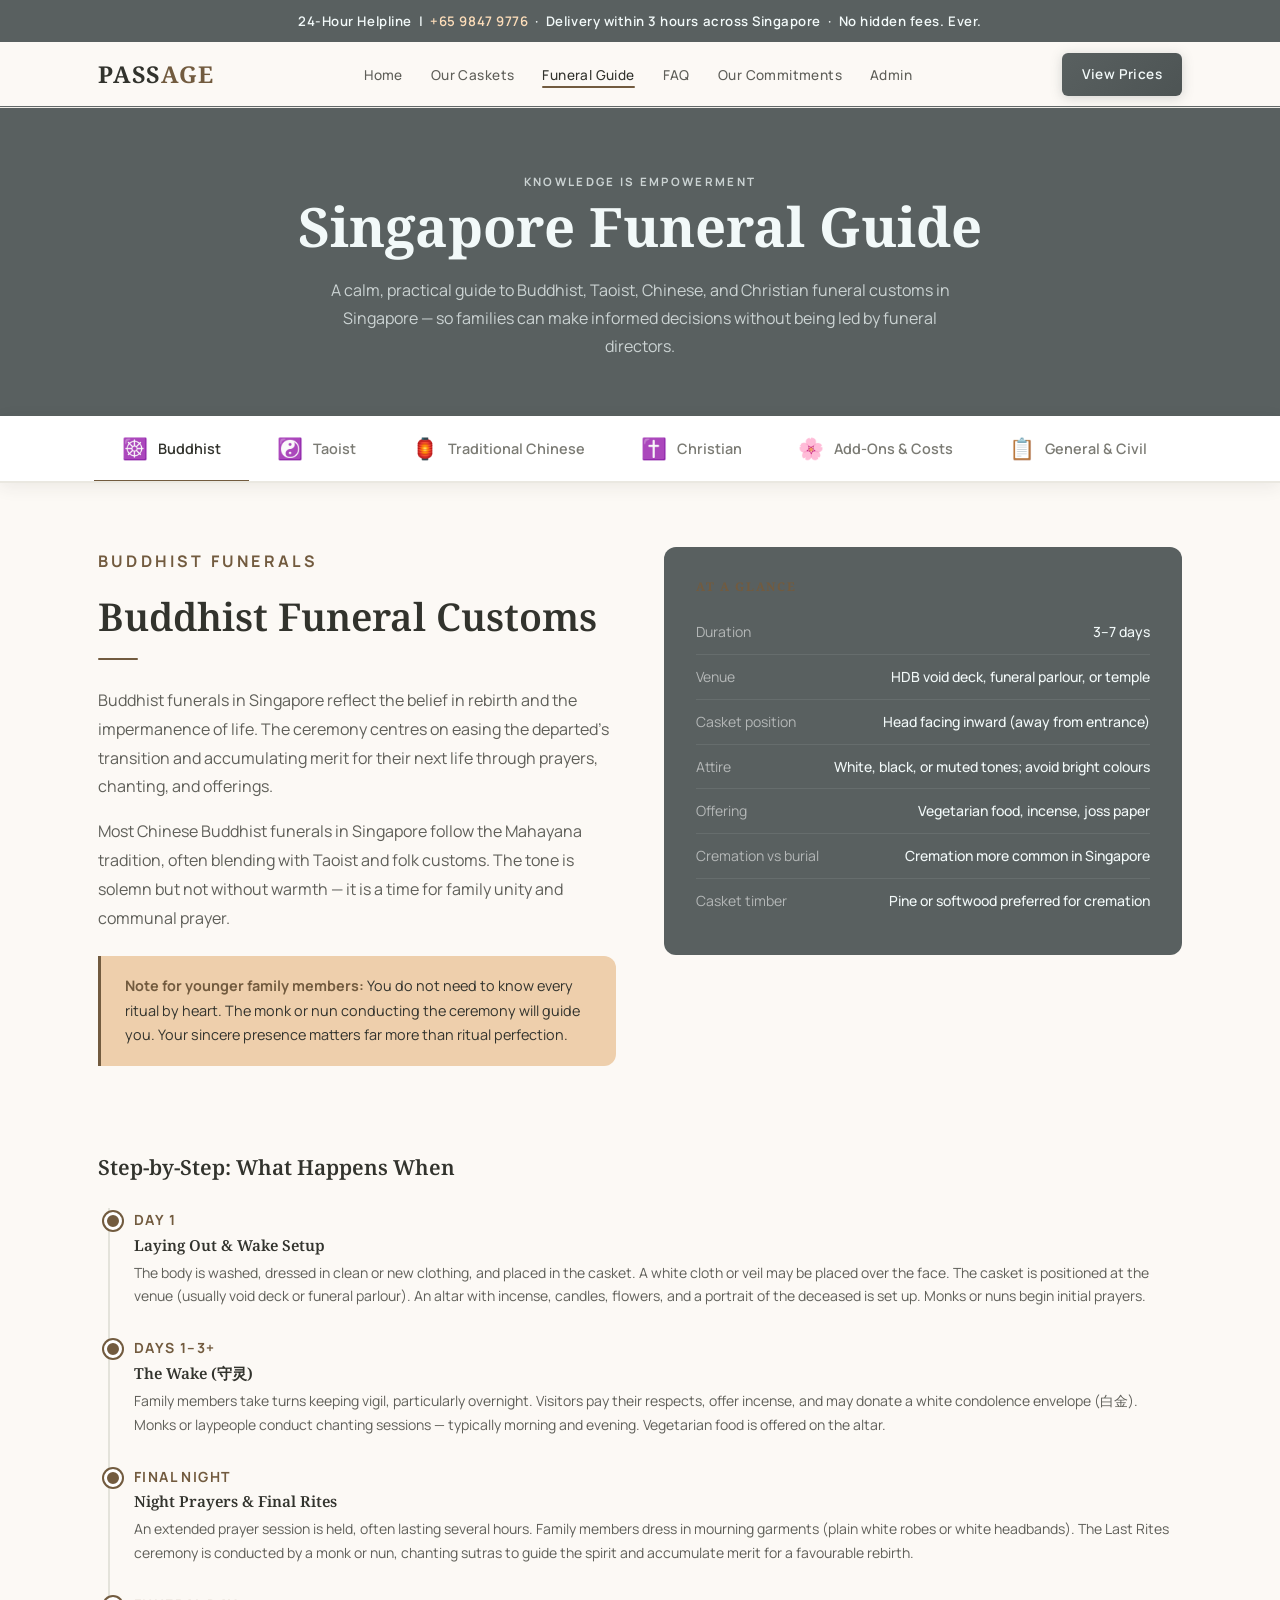
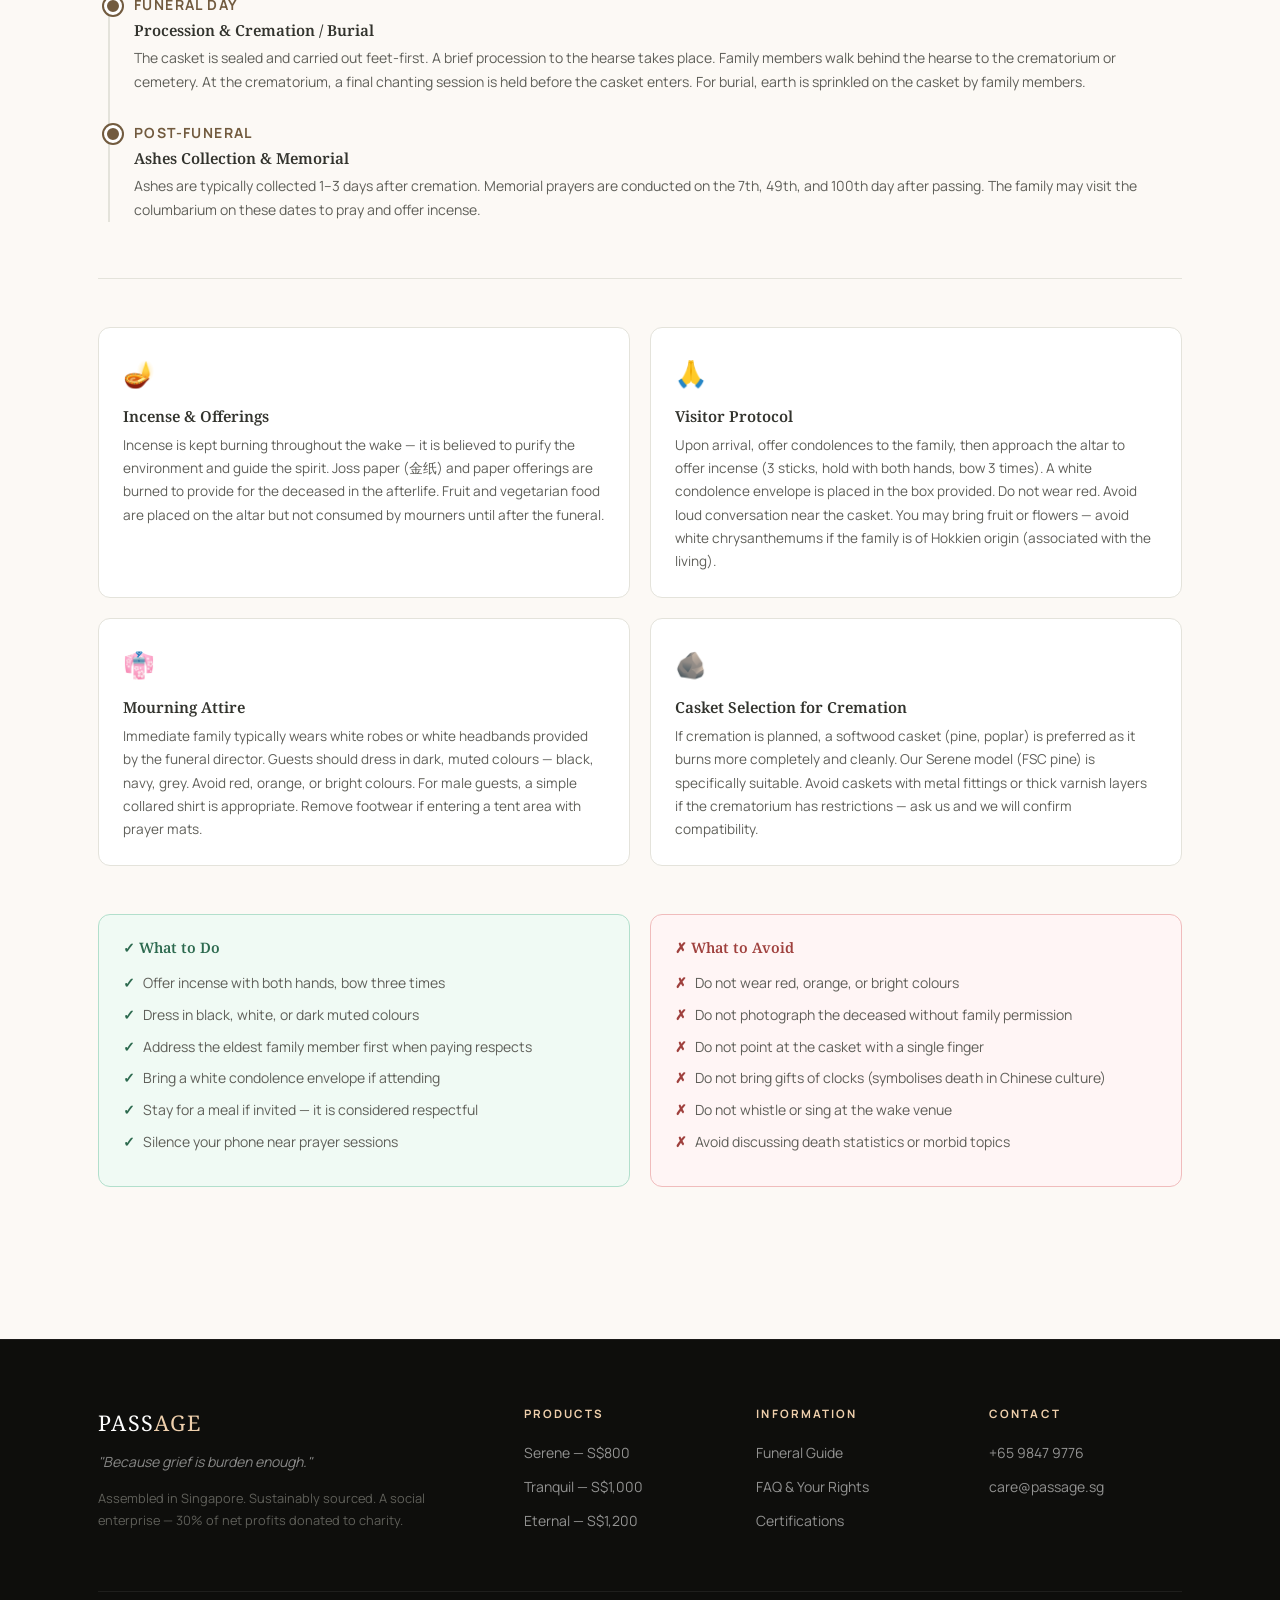
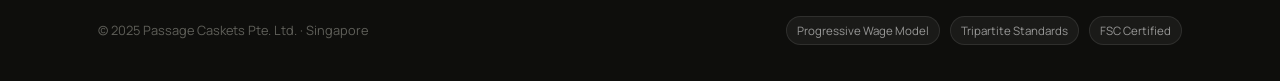
<file: knowledge.html>
<!DOCTYPE html>
<html lang="en">
<head>
  <meta charset="UTF-8" />
  <meta name="viewport" content="width=device-width, initial-scale=1.0" />
  <title>Singapore Funeral Guide — Passage</title>
  <meta property="og:type" content="website">
  <meta property="og:image" content="https://derrick-pixel.github.io/Passage/images/og-image.jpg">
  <meta property="og:image:width" content="1200">
  <meta property="og:image:height" content="630">
  <meta property="og:title" content="Singapore Funeral Guide — PASSAGE">
  <meta property="og:description" content="A complete guide to Singapore funerals by religion, including add-ons, costs, and practical tips.">
  <meta property="og:url" content="https://derrick-pixel.github.io/Passage/knowledge.html">
  <meta name="twitter:card" content="summary_large_image">
  <meta name="twitter:image" content="https://derrick-pixel.github.io/Passage/images/og-image.jpg">
  <meta name="description" content="Complete guide to Buddhist, Taoist, Chinese, and Christian funeral customs in Singapore. Protocols, customs, what to expect, and how to avoid being misled." />
  
  
  
  <link rel="stylesheet" href="styles.css" />
  <style>
    .page-body { padding-top: 108px; }

    /* Page header */
    .page-header { background: var(--primary); padding: 64px 0 56px; text-align: center; color: var(--primary-on); }
    .page-header h1 { color: var(--primary-on); margin-bottom: 16px; }
    .page-header p { color: rgba(242,249,249,0.75); max-width: 640px; margin: 0 auto; }

    /* Religion selector tabs */
    .religion-nav {
      background: #ffffff;
      border-bottom: 2px solid var(--surface-3);
      position: sticky; top: 108px; z-index: 100;
      box-shadow: 0 4px 16px rgba(50,51,45,0.08);
    }
    .religion-nav__inner {
      display: flex; overflow-x: auto;
      max-width: var(--max-width); margin: 0 auto; padding: 0 24px;
      gap: 0;
    }
    .religion-tab {
      display: flex; align-items: center; gap: 10px;
      padding: 18px 28px;
      font-size: 0.9rem; font-weight: 600;
      color: var(--muted);
      border-bottom: 3px solid transparent;
      margin-bottom: -2px;
      white-space: nowrap;
      cursor: pointer;
      background: none;
      transition: var(--transition);
    }
    .religion-tab:hover { color: var(--charcoal); }
    .religion-tab.active { color: var(--charcoal); border-bottom-color: var(--secondary); }
    .religion-tab__icon { font-size: 1.3rem; }

    /* Religion panels */
    .religion-panel { display: none; padding: 64px 0; }
    .religion-panel.active { display: block; }

    /* Intro hero for each religion */
    .guide-intro {
      display: grid; grid-template-columns: 1fr 1fr; gap: 48px;
      align-items: start; margin-bottom: 64px;
    }
    .guide-intro__text h2 { margin-bottom: 12px; }
    .guide-intro__text p { margin-bottom: 16px; font-size: 1rem; line-height: 1.8; }
    .guide-intro__at-a-glance {
      background: var(--primary); border-radius: var(--radius-lg);
      padding: 32px; color: var(--primary-on);
    }
    .guide-intro__at-a-glance h4 {
      font-size: 0.75rem; font-weight: 700; letter-spacing: 0.14em;
      text-transform: uppercase; color: var(--secondary); margin-bottom: 16px;
    }
    .glance-row {
      display: flex; justify-content: space-between; align-items: flex-start;
      padding: 10px 0; border-bottom: 1px solid rgba(255,255,255,0.08);
      font-size: 0.875rem; gap: 20px;
    }
    .glance-row:last-child { border-bottom: none; }
    .glance-row__label { color: rgba(255,255,255,0.55); flex-shrink: 0; }
    .glance-row__value { color: var(--primary-on); font-weight: 500; text-align: right; }

    /* Timeline */
    .timeline-section { margin-bottom: 56px; }
    .timeline-section h3 { margin-bottom: 28px; font-size: 1.3rem; }
    .timeline {
      position: relative;
      padding-left: 36px;
    }
    .timeline::before {
      content: '';
      position: absolute; left: 10px; top: 0; bottom: 0;
      width: 2px; background: var(--border);
    }
    .timeline-step {
      position: relative; margin-bottom: 28px;
    }
    .timeline-step__dot {
      position: absolute; left: -30px; top: 4px;
      width: 18px; height: 18px; border-radius: 50%;
      background: var(--secondary); border: 3px solid var(--white);
      box-shadow: 0 0 0 2px var(--gold);
    }
    .timeline-step__num {
      font-size: 0.7rem; font-weight: 700; color: var(--secondary);
      letter-spacing: 0.1em; text-transform: uppercase; margin-bottom: 4px;
    }
    .timeline-step h4 { font-size: 0.95rem; margin-bottom: 6px; }
    .timeline-step p { font-size: 0.875rem; line-height: 1.7; }

    /* Custom grid of knowledge cards */
    .know-cards { display: grid; grid-template-columns: repeat(2,1fr); gap: 20px; margin-bottom: 48px; }
    .know-card {
      border: 1px solid var(--border); border-radius: var(--radius-lg);
      padding: 24px; background: var(--surface-0);
    }
    .know-card__icon { font-size: 1.6rem; margin-bottom: 12px; }
    .know-card h4 { font-size: 0.95rem; margin-bottom: 8px; }
    .know-card p, .know-card li { font-size: 0.85rem; line-height: 1.7; color: var(--mid); }
    .know-card ul { padding-left: 16px; margin-top: 6px; }
    .know-card ul li { list-style: disc; margin-bottom: 4px; }

    /* Do/Don't table */
    .dos-donts { display: grid; grid-template-columns: 1fr 1fr; gap: 20px; margin-bottom: 48px; }
    .dos-box { background: #f0faf4; border: 1px solid #b2dfcc; border-radius: var(--radius-lg); padding: 24px; }
    .donts-box { background: #fff5f5; border: 1px solid #f0bcbc; border-radius: var(--radius-lg); padding: 24px; }
    .dos-box h4 { color: var(--green); margin-bottom: 14px; font-size: 0.9rem; }
    .donts-box h4 { color: var(--accent-red); margin-bottom: 14px; font-size: 0.9rem; }
    .dos-box li, .donts-box li { font-size: 0.875rem; line-height: 1.7; color: var(--mid); margin-bottom: 8px; display: flex; gap: 8px; }
    .dos-box li::before { content: '✓'; color: var(--green); font-weight: 700; flex-shrink: 0; }
    .donts-box li::before { content: '✗'; color: var(--accent-red); font-weight: 700; flex-shrink: 0; }

    /* Callout */
    .callout {
      border-left: 3px solid var(--gold); background: var(--secondary-fixed-dim);
      border-radius: 0 var(--radius-lg) var(--radius-lg) 0;
      padding: 18px 24px; margin: 24px 0;
      font-size: 0.9rem; line-height: 1.7; color: var(--charcoal);
    }
    .callout strong { color: var(--secondary); }

    /* Section divider */
    .guide-divider {
      border: none; border-top: 1px solid var(--border);
      margin: 48px 0;
    }

    /* Gov links */
    .govlink-group { display: flex; flex-wrap: wrap; gap: 8px; margin-top: 14px; }
    .govlink {
      display: inline-flex; align-items: center; gap: 6px;
      font-size: 0.8rem; font-weight: 600;
      color: var(--secondary);
      background: var(--secondary-fixed-dim);
      padding: 6px 12px; border-radius: 20px;
      transition: var(--transition);
      text-decoration: none;
    }
    .govlink:hover { background: var(--secondary-container); color: var(--secondary-dim); }

    /* Quick reference table */
    .govref-table {
      border-radius: var(--radius-lg); overflow: hidden;
      border: 1px solid var(--surface-3);
    }
    .govref-row {
      display: grid; grid-template-columns: 1.2fr 2.5fr 1.5fr;
      gap: 0; padding: 13px 20px;
      border-bottom: 1px solid var(--surface-2);
      font-size: 0.875rem; align-items: center;
      transition: var(--transition);
    }
    .govref-row:last-child { border-bottom: none; }
    .govref-row:hover:not(.govref-header) { background: var(--surface-1); }
    .govref-header {
      background: var(--primary); color: var(--primary-on);
      font-size: 0.72rem; font-weight: 700; letter-spacing: 0.1em;
      text-transform: uppercase;
    }
    .govref-row a { color: var(--secondary); font-weight: 600; }
    .govref-row a:hover { text-decoration: underline; }

    /* Animate */
    .animate { opacity: 0; transform: translateY(24px); transition: opacity 0.6s ease, transform 0.6s ease; }
    .animate.visible { opacity: 1; transform: translateY(0); }

    /* Mobile nav */
    .nav__mobile { background: var(--primary); max-height: 0; overflow: hidden; transition: max-height 0.3s ease; border-top: 1px solid rgba(255,255,255,0.06); }
    .nav__mobile.open { max-height: 400px; }
    .nav__mobile ul { padding: 16px 24px; display: flex; flex-direction: column; gap: 4px; }
    .nav__mobile a { display: block; padding: 10px 0; font-size: 0.9rem; color: rgba(255,255,255,0.8); border-bottom: 1px solid rgba(255,255,255,0.06); }
    .nav__mobile .btn { margin: 8px 24px 16px; display: block; text-align: center; }

    @media (max-width: 768px) {
      .guide-intro, .know-cards, .dos-donts { grid-template-columns: 1fr; }
      .religion-tab { padding: 14px 16px; font-size: 0.8rem; }
    }
  </style>
</head>
<body class="page-body">

  <!-- NAV -->
  <nav class="nav">
  <div class="hotline-strip">
    24-Hour Helpline &nbsp;|&nbsp; <a href="tel:+6598479776">+65 9847 9776</a> &nbsp;·&nbsp; Delivery within 3 hours across Singapore &nbsp;·&nbsp; No hidden fees. Ever.
  </div>
    <div class="nav__inner">
      <a href="index.html" class="nav__logo">PASS<span>AGE</span></a>
      <ul class="nav__links">
        <li><a href="index.html">Home</a></li>
        <li><a href="products.html">Our Caskets</a></li>
        <li><a href="knowledge.html" class="active">Funeral Guide</a></li>
        <li><a href="faq.html">FAQ</a></li>
        <li><a href="accreditation.html">Our Commitments</a></li>
        <li><a href="admin.html">Admin</a></li>
      </ul>
      <a href="products.html" class="btn btn--primary nav__cta">View Prices</a>
      <button class="nav__hamburger" onclick="toggleMobileNav()"><span></span><span></span><span></span></button>
    </div>
    <div class="nav__mobile" id="mobileNav">
      <ul>
        <li><a href="index.html">Home</a></li>
        <li><a href="products.html">Our Caskets</a></li>
        <li><a href="knowledge.html">Funeral Guide</a></li>
        <li><a href="faq.html">FAQ</a></li>
        <li><a href="accreditation.html">Our Commitments</a></li>
        <li><a href="admin.html">Admin</a></li>
      </ul>
      <a href="products.html" class="btn btn--primary">View Prices</a>
    </div>
  </nav>

  <!-- PAGE HEADER -->
  <div class="page-header">
    <div class="container">
      <p class="section-label" style="text-align:center;">Knowledge is Empowerment</p>
      <h1>Singapore Funeral Guide</h1>
      <p>A calm, practical guide to Buddhist, Taoist, Chinese, and Christian funeral customs in Singapore — so families can make informed decisions without being led by funeral directors.</p>
    </div>
  </div>

  <!-- RELIGION TABS -->
  <div class="religion-nav">
    <div class="religion-nav__inner">
      <button class="religion-tab active" onclick="showReligion('buddhist')">
        <span class="religion-tab__icon">☸️</span> Buddhist
      </button>
      <button class="religion-tab" onclick="showReligion('taoist')">
        <span class="religion-tab__icon">☯️</span> Taoist
      </button>
      <button class="religion-tab" onclick="showReligion('chinese')">
        <span class="religion-tab__icon">🏮</span> Traditional Chinese
      </button>
      <button class="religion-tab" onclick="showReligion('christian')">
        <span class="religion-tab__icon">✝️</span> Christian
      </button>
      <button class="religion-tab" onclick="showReligion('addons')">
        <span class="religion-tab__icon">🌸</span> Add-Ons & Costs
      </button>
      <button class="religion-tab" onclick="window.location.href='faq.html#general-civil'">
        <span class="religion-tab__icon">📋</span> General & Civil
      </button>
    </div>
  </div>

  <!-- ===================== BUDDHIST ===================== -->
  <div class="religion-panel active" id="panel-buddhist">
    <div class="container">
      <div class="guide-intro animate">
        <div class="guide-intro__text">
          <p class="section-label">Buddhist Funerals</p>
          <h2>Buddhist Funeral Customs</h2>
          <div class="divider"></div>
          <p>Buddhist funerals in Singapore reflect the belief in rebirth and the impermanence of life. The ceremony centres on easing the departed's transition and accumulating merit for their next life through prayers, chanting, and offerings.</p>
          <p>Most Chinese Buddhist funerals in Singapore follow the Mahayana tradition, often blending with Taoist and folk customs. The tone is solemn but not without warmth — it is a time for family unity and communal prayer.</p>
          <div class="callout">
            <strong>Note for younger family members:</strong> You do not need to know every ritual by heart. The monk or nun conducting the ceremony will guide you. Your sincere presence matters far more than ritual perfection.
          </div>
        </div>
        <div class="guide-intro__at-a-glance">
          <h4>At a Glance</h4>
          <div class="glance-row"><span class="glance-row__label">Duration</span><span class="glance-row__value">3–7 days</span></div>
          <div class="glance-row"><span class="glance-row__label">Venue</span><span class="glance-row__value">HDB void deck, funeral parlour, or temple</span></div>
          <div class="glance-row"><span class="glance-row__label">Casket position</span><span class="glance-row__value">Head facing inward (away from entrance)</span></div>
          <div class="glance-row"><span class="glance-row__label">Attire</span><span class="glance-row__value">White, black, or muted tones; avoid bright colours</span></div>
          <div class="glance-row"><span class="glance-row__label">Offering</span><span class="glance-row__value">Vegetarian food, incense, joss paper</span></div>
          <div class="glance-row"><span class="glance-row__label">Cremation vs burial</span><span class="glance-row__value">Cremation more common in Singapore</span></div>
          <div class="glance-row"><span class="glance-row__label">Casket timber</span><span class="glance-row__value">Pine or softwood preferred for cremation</span></div>
        </div>
      </div>

      <div class="timeline-section animate">
        <h3>Step-by-Step: What Happens When</h3>
        <div class="timeline">
          <div class="timeline-step">
            <div class="timeline-step__dot"></div>
            <p class="timeline-step__num">Day 1</p>
            <h4>Laying Out & Wake Setup</h4>
            <p>The body is washed, dressed in clean or new clothing, and placed in the casket. A white cloth or veil may be placed over the face. The casket is positioned at the venue (usually void deck or funeral parlour). An altar with incense, candles, flowers, and a portrait of the deceased is set up. Monks or nuns begin initial prayers.</p>
          </div>
          <div class="timeline-step">
            <div class="timeline-step__dot"></div>
            <p class="timeline-step__num">Days 1–3+</p>
            <h4>The Wake (守灵)</h4>
            <p>Family members take turns keeping vigil, particularly overnight. Visitors pay their respects, offer incense, and may donate a white condolence envelope (白金). Monks or laypeople conduct chanting sessions — typically morning and evening. Vegetarian food is offered on the altar.</p>
          </div>
          <div class="timeline-step">
            <div class="timeline-step__dot"></div>
            <p class="timeline-step__num">Final Night</p>
            <h4>Night Prayers & Final Rites</h4>
            <p>An extended prayer session is held, often lasting several hours. Family members dress in mourning garments (plain white robes or white headbands). The Last Rites ceremony is conducted by a monk or nun, chanting sutras to guide the spirit and accumulate merit for a favourable rebirth.</p>
          </div>
          <div class="timeline-step">
            <div class="timeline-step__dot"></div>
            <p class="timeline-step__num">Funeral Day</p>
            <h4>Procession & Cremation / Burial</h4>
            <p>The casket is sealed and carried out feet-first. A brief procession to the hearse takes place. Family members walk behind the hearse to the crematorium or cemetery. At the crematorium, a final chanting session is held before the casket enters. For burial, earth is sprinkled on the casket by family members.</p>
          </div>
          <div class="timeline-step">
            <div class="timeline-step__dot"></div>
            <p class="timeline-step__num">Post-Funeral</p>
            <h4>Ashes Collection & Memorial</h4>
            <p>Ashes are typically collected 1–3 days after cremation. Memorial prayers are conducted on the 7th, 49th, and 100th day after passing. The family may visit the columbarium on these dates to pray and offer incense.</p>
          </div>
        </div>
      </div>

      <hr class="guide-divider" />

      <div class="know-cards animate">
        <div class="know-card">
          <div class="know-card__icon">🪔</div>
          <h4>Incense & Offerings</h4>
          <p>Incense is kept burning throughout the wake — it is believed to purify the environment and guide the spirit. Joss paper (金纸) and paper offerings are burned to provide for the deceased in the afterlife. Fruit and vegetarian food are placed on the altar but not consumed by mourners until after the funeral.</p>
        </div>
        <div class="know-card">
          <div class="know-card__icon">🙏</div>
          <h4>Visitor Protocol</h4>
          <p>Upon arrival, offer condolences to the family, then approach the altar to offer incense (3 sticks, hold with both hands, bow 3 times). A white condolence envelope is placed in the box provided. Do not wear red. Avoid loud conversation near the casket. You may bring fruit or flowers — avoid white chrysanthemums if the family is of Hokkien origin (associated with the living).</p>
        </div>
        <div class="know-card">
          <div class="know-card__icon">👘</div>
          <h4>Mourning Attire</h4>
          <p>Immediate family typically wears white robes or white headbands provided by the funeral director. Guests should dress in dark, muted colours — black, navy, grey. Avoid red, orange, or bright colours. For male guests, a simple collared shirt is appropriate. Remove footwear if entering a tent area with prayer mats.</p>
        </div>
        <div class="know-card">
          <div class="know-card__icon">🪨</div>
          <h4>Casket Selection for Cremation</h4>
          <p>If cremation is planned, a softwood casket (pine, poplar) is preferred as it burns more completely and cleanly. Our Serene model (FSC pine) is specifically suitable. Avoid caskets with metal fittings or thick varnish layers if the crematorium has restrictions — ask us and we will confirm compatibility.</p>
        </div>
      </div>

      <div class="dos-donts animate">
        <ul class="dos-box">
          <h4>✓ What to Do</h4>
          <li>Offer incense with both hands, bow three times</li>
          <li>Dress in black, white, or dark muted colours</li>
          <li>Address the eldest family member first when paying respects</li>
          <li>Bring a white condolence envelope if attending</li>
          <li>Stay for a meal if invited — it is considered respectful</li>
          <li>Silence your phone near prayer sessions</li>
        </ul>
        <ul class="donts-box">
          <h4>✗ What to Avoid</h4>
          <li>Do not wear red, orange, or bright colours</li>
          <li>Do not photograph the deceased without family permission</li>
          <li>Do not point at the casket with a single finger</li>
          <li>Do not bring gifts of clocks (symbolises death in Chinese culture)</li>
          <li>Do not whistle or sing at the wake venue</li>
          <li>Avoid discussing death statistics or morbid topics</li>
        </ul>
      </div>
    </div>
  </div>

  <!-- ===================== TAOIST ===================== -->
  <div class="religion-panel" id="panel-taoist">
    <div class="container">
      <div class="guide-intro animate">
        <div class="guide-intro__text">
          <p class="section-label">Taoist Funerals</p>
          <h2>Taoist Funeral Customs</h2>
          <div class="divider"></div>
          <p>Taoist funerals are among the most ritually elaborate of Singapore's funeral traditions, often featuring Taoist priests, elaborate altar setups, and multi-night ceremonies. The rituals aim to ease the deceased's journey through the afterlife and prevent the spirit from lingering or causing misfortune.</p>
          <p>Ceremonies vary significantly by dialect group (Hokkien, Teochew, Cantonese, Hakka) and by the specific Taoist practices the family follows. When in doubt, follow the lead of the priests and elder family members.</p>
          <div class="callout">
            <strong>Important:</strong> Taoist funerals involve specific rituals that must be conducted by ordained Taoist priests. Funeral directors sometimes inflate the cost of priest services. You can engage priests directly through established Taoist temples — ask us for referrals.
          </div>
        </div>
        <div class="guide-intro__at-a-glance">
          <h4>At a Glance</h4>
          <div class="glance-row"><span class="glance-row__label">Duration</span><span class="glance-row__value">3–7 days (sometimes longer)</span></div>
          <div class="glance-row"><span class="glance-row__label">Venue</span><span class="glance-row__value">HDB void deck, private landed house, temple</span></div>
          <div class="glance-row"><span class="glance-row__label">Presided by</span><span class="glance-row__value">Taoist priests (道士)</span></div>
          <div class="glance-row"><span class="glance-row__label">Attire</span><span class="glance-row__value">White or light-coloured mourning garments</span></div>
          <div class="glance-row"><span class="glance-row__label">Key ritual</span><span class="glance-row__value">Crossing the Bridge of Hell (过奈何桥)</span></div>
          <div class="glance-row"><span class="glance-row__label">Cremation vs burial</span><span class="glance-row__value">Both practiced; burial becoming less common</span></div>
          <div class="glance-row"><span class="glance-row__label">Casket timber</span><span class="glance-row__value">Pine or hardwood; consult priest for preferences</span></div>
        </div>
      </div>

      <div class="timeline-section animate">
        <h3>Key Stages of a Taoist Funeral</h3>
        <div class="timeline">
          <div class="timeline-step">
            <div class="timeline-step__dot"></div>
            <p class="timeline-step__num">Preparation</p>
            <h4>Bathing & Dressing the Deceased</h4>
            <p>The body is ritually bathed and dressed, typically in traditional garments. Specific colours may be preferred based on the deceased's age and status. A Taoist priest may conduct an initial "setting the spirit" ceremony.</p>
          </div>
          <div class="timeline-step">
            <div class="timeline-step__dot"></div>
            <p class="timeline-step__num">Days 1–3+</p>
            <h4>The Wake & Altar Setup</h4>
            <p>An elaborate altar is constructed with the deceased's portrait, offerings of food and incense, paper effigies (house, car, money), and ritual implements. Priests conduct sessions of chanting and rituals multiple times daily. Night sessions are often long and audible to neighbours.</p>
          </div>
          <div class="timeline-step">
            <div class="timeline-step__dot"></div>
            <p class="timeline-step__num">Mid-Wake</p>
            <h4>Crossing the Bridge Ritual (过奈何桥)</h4>
            <p>One of the central Taoist rituals — the priest guides the spirit symbolically across the bridge between the living and afterlife worlds, using prayer, dance, and ritual implements. Family members may be guided to participate in specific gestures.</p>
          </div>
          <div class="timeline-step">
            <div class="timeline-step__dot"></div>
            <p class="timeline-step__num">Night Before Funeral</p>
            <h4>Paper Offering Burning (烧纸)</h4>
            <p>Elaborate paper effigies — houses, cars, servants, money — are ceremonially burned in large quantities to provide for the deceased in the afterlife. This is a communal act involving the whole family.</p>
          </div>
          <div class="timeline-step">
            <div class="timeline-step__dot"></div>
            <p class="timeline-step__num">Funeral Day</p>
            <h4>Procession & Final Rites</h4>
            <p>The casket procession may be led by priests chanting and carrying ritual banners. Family members walk behind, often holding white cloth strips or candles. A final ceremony is held at the crematorium or graveside.</p>
          </div>
        </div>
      </div>

      <hr class="guide-divider" />

      <div class="know-cards animate">
        <div class="know-card">
          <div class="know-card__icon">📜</div>
          <h4>Dialect Group Differences</h4>
          <p>Hokkien, Teochew, Cantonese, and Hakka families each have distinct variations in ritual sequence, chanting style, and offering types. If you are unsure of your family's specific tradition, ask an elder. The core principles are consistent — the variations are in the details of execution.</p>
        </div>
        <div class="know-card">
          <div class="know-card__icon">🕯️</div>
          <h4>The Filial Roles</h4>
          <p>Eldest son typically leads mourning duties. Daughters and daughters-in-law have specific roles in altar care and offering preparation. Grandchildren may wear different coloured headbands to denote their generational relationship. If you are unsure of your role, ask the presiding priest.</p>
        </div>
        <div class="know-card">
          <div class="know-card__icon">🎵</div>
          <h4>Music & Noise</h4>
          <p>Taoist funerals can be loud — live music, cymbals, and chanting are a feature, not a disruption. In HDB void decks, this is accepted within reasonable hours. Neighbours are generally understanding. If you are a neighbour, the practice is culturally significant and typically ends by midnight.</p>
        </div>
        <div class="know-card">
          <div class="know-card__icon">💰</div>
          <h4>The White Envelope</h4>
          <p>When attending a Taoist wake, bring a white condolence envelope (白金) with a cash amount in an odd number (e.g., $30, $50, $70) — even numbers are associated with celebrations. The envelope helps offset funeral costs and is a mark of respect. Do not bring flowers unless you are certain of the family's preference.</p>
        </div>
      </div>

      <div class="dos-donts animate">
        <ul class="dos-box">
          <h4>✓ What to Do</h4>
          <li>Follow the priest's instructions if you are family</li>
          <li>Offer incense with both hands, bow three times</li>
          <li>Bring a white condolence envelope (odd amount)</li>
          <li>Stay for a communal meal if invited</li>
          <li>Dress in white, black, or pale colours</li>
          <li>Observe silence during active chanting or ritual</li>
        </ul>
        <ul class="donts-box">
          <h4>✗ What to Avoid</h4>
          <li>Do not wear red or bright colours</li>
          <li>Do not touch ritual implements unless instructed</li>
          <li>Do not step over incense burners or altar items</li>
          <li>Avoid eating offerings placed on the altar</li>
          <li>Do not bring flowers to a Hokkien Taoist funeral (associated with the living)</li>
          <li>Do not leave immediately after paying respects — stay briefly</li>
        </ul>
      </div>
    </div>
  </div>

  <!-- ===================== CHINESE ===================== -->
  <div class="religion-panel" id="panel-chinese">
    <div class="container">
      <div class="guide-intro animate">
        <div class="guide-intro__text">
          <p class="section-label">Traditional Chinese Funerals</p>
          <h2>Traditional Chinese Funeral Customs</h2>
          <div class="divider"></div>
          <p>Many Chinese Singaporean families practice a blend of Buddhist, Taoist, and Confucian traditions. These syncretic funerals are the most common type in Singapore. Even secular or non-religious Chinese families often observe certain customs as cultural expressions of filial piety and respect.</p>
          <p>The emphasis is on honouring the deceased with dignity, demonstrating family unity, and providing a respectful send-off that the wider community can witness and participate in.</p>
          <div class="callout">
            <strong>For younger generations:</strong> Many customs have symbolic rather than literal religious meaning. It is perfectly respectful to participate in customs you don't fully understand — your presence and sincerity are what matter to elders and to the spirit of the ceremony.
          </div>
        </div>
        <div class="guide-intro__at-a-glance">
          <h4>At a Glance</h4>
          <div class="glance-row"><span class="glance-row__label">Duration</span><span class="glance-row__value">3–5 days typical</span></div>
          <div class="glance-row"><span class="glance-row__label">Venue</span><span class="glance-row__value">HDB void deck (most common)</span></div>
          <div class="glance-row"><span class="glance-row__label">Language of ceremony</span><span class="glance-row__value">Hokkien, Teochew, Cantonese, or Mandarin</span></div>
          <div class="glance-row"><span class="glance-row__label">Attire</span><span class="glance-row__value">White or black; white headband for family</span></div>
          <div class="glance-row"><span class="glance-row__label">White envelope</span><span class="glance-row__value">Expected from all visitors</span></div>
          <div class="glance-row"><span class="glance-row__label">Auspicious days</span><span class="glance-row__value">Funeral day often chosen by geomancer</span></div>
          <div class="glance-row"><span class="glance-row__label">Post-funeral</span><span class="glance-row__value">49-day mourning period, memorial on anniversaries</span></div>
        </div>
      </div>

      <div class="timeline-section animate">
        <h3>Traditional Sequence of Events</h3>
        <div class="timeline">
          <div class="timeline-step">
            <div class="timeline-step__dot"></div>
            <p class="timeline-step__num">Upon Death</p>
            <h4>Notification & First Actions</h4>
            <p>Family members are notified. The body is washed and dressed before rigor mortis sets in — this is time-sensitive. Eyes should ideally be closed (symbolising a peaceful departure). Mirrors in the home may be covered. An auspicious date for the funeral is sometimes sought from a geomancer or fortune-teller before confirming with the funeral director.</p>
          </div>
          <div class="timeline-step">
            <div class="timeline-step__dot"></div>
            <p class="timeline-step__num">Day 1</p>
            <h4>Casket Placement & Altar Setup</h4>
            <p>The casket arrives and is positioned at the venue. A photo altar with incense, candles, and offerings is set up facing the casket. The portrait of the deceased is central. Family members begin their vigil. Announcement cards or digital notices are sent to friends and extended family.</p>
          </div>
          <div class="timeline-step">
            <div class="timeline-step__dot"></div>
            <p class="timeline-step__num">Days 1–4</p>
            <h4>Receiving Condolences</h4>
            <p>Family members receive visitors in shifts, particularly in the evenings. Each visitor offers incense at the altar, bows three times, and presents a white envelope. A communal meal (usually simple, sometimes vegetarian on the first day) is served to visitors. Older relatives often take the night vigil.</p>
          </div>
          <div class="timeline-step">
            <div class="timeline-step__dot"></div>
            <p class="timeline-step__num">Final Evening</p>
            <h4>Last Prayers & Casket Sealing</h4>
            <p>A final prayer session is held. Family members pay their last respects before the casket is sealed. Loved ones may place personal items in the casket — photos, letters, or symbolic objects. This is an emotionally significant moment — there is no prescribed behaviour, only presence and love.</p>
          </div>
          <div class="timeline-step">
            <div class="timeline-step__dot"></div>
            <p class="timeline-step__num">Funeral Day</p>
            <h4>Procession, Hearse & Farewell</h4>
            <p>The casket is carried out feet-first by pallbearers (typically male relatives). Family members follow the hearse on foot for a short distance. At the crematorium or graveside, a brief ceremony concludes the formal rites. Mourners typically share a meal together after — this is an important act of communal comfort.</p>
          </div>
        </div>
      </div>

      <hr class="guide-divider" />

      <div class="know-cards animate">
        <div class="know-card">
          <div class="know-card__icon">🏠</div>
          <h4>Void Deck Etiquette</h4>
          <p>Most Singapore Chinese funerals are held at HDB void decks. The tent and seating are arranged by the funeral director. Neighbours in the block are typically informed in advance. Noise ordinances apply — live music and chanting generally must cease by 10pm or midnight. Parking around the block may be limited.</p>
        </div>
        <div class="know-card">
          <div class="know-card__icon">📅</div>
          <h4>The 49-Day Mourning Period</h4>
          <p>In traditional Chinese belief, the spirit takes 49 days to complete its transition. Family members observe mourning during this period — avoiding celebrations, weddings, and festive events. Memorial prayers are held on the 7th, 14th, 21st, and 49th days. The 100th day is also significant.</p>
        </div>
        <div class="know-card">
          <div class="know-card__icon">🪷</div>
          <h4>Food Offerings</h4>
          <p>Cooked food is often offered at the altar — the deceased's favourite dishes. On the first days, vegetarian offerings are common out of respect for spiritual purity. After the funeral, the offered food should be consumed by family rather than discarded — this is believed to transfer merit.</p>
        </div>
        <div class="know-card">
          <div class="know-card__icon">💵</div>
          <h4>Condolence Envelopes</h4>
          <p>A white envelope with cash (odd amount: $30, $50, $100) is standard. The money helps offset funeral costs. If you are close to the family, a higher amount is appropriate. Write your name on the envelope so the family can acknowledge it. Avoid giving flowers unless you know the family welcomes them.</p>
        </div>
      </div>

      <div class="dos-donts animate">
        <ul class="dos-box">
          <h4>✓ What to Do</h4>
          <li>Arrive at the wake during evening visiting hours (typically 7–10pm)</li>
          <li>Offer incense with both hands, bow three times</li>
          <li>Speak softly and acknowledge the closest family member</li>
          <li>Accept tea or a meal if offered — it is respectful</li>
          <li>Dress conservatively in black, white, or grey</li>
          <li>Return for the final night if you are close to the family</li>
        </ul>
        <ul class="donts-box">
          <h4>✗ What to Avoid</h4>
          <li>Do not attend if you are pregnant (some families observe this tradition)</li>
          <li>Do not wear red, bright colours, or patterns</li>
          <li>Do not visit another person's home directly after a funeral without first returning home</li>
          <li>Do not congratulate the family on anything during this period</li>
          <li>Do not give clocks, shoes, or umbrellas as condolence gifts</li>
          <li>Do not check your phone near the casket</li>
        </ul>
      </div>
    </div>
  </div>

  <!-- ===================== CHRISTIAN ===================== -->
  <div class="religion-panel" id="panel-christian">
    <div class="container">
      <div class="guide-intro animate">
        <div class="guide-intro__text">
          <p class="section-label">Christian Funerals</p>
          <h2>Christian Funeral Customs</h2>
          <div class="divider"></div>
          <p>Christian funerals in Singapore are typically simpler in ritual compared to Buddhist or Taoist traditions, but are deeply meaningful in their theology of hope and resurrection. The service emphasises the belief that death is not an end but a transition to eternal life.</p>
          <p>Practices vary between Protestant denominations, Catholic, and independent churches. A pastor, priest, or church elder presides. The funeral is as much for the living — to comfort the bereaved — as for the deceased.</p>
          <div class="callout">
            <strong>Note:</strong> Christian families in Singapore sometimes face gentle pressure from funeral directors to adopt elements from other traditions (incense, joss paper, etc.). You have every right to decline these — a reputable funeral director will respect your faith practices.
          </div>
        </div>
        <div class="guide-intro__at-a-glance">
          <h4>At a Glance</h4>
          <div class="glance-row"><span class="glance-row__label">Duration</span><span class="glance-row__value">2–3 days (wake) + 1 day (service)</span></div>
          <div class="glance-row"><span class="glance-row__label">Venue</span><span class="glance-row__value">Church, funeral parlour, or void deck</span></div>
          <div class="glance-row"><span class="glance-row__label">Presided by</span><span class="glance-row__value">Pastor, priest, or church elder</span></div>
          <div class="glance-row"><span class="glance-row__label">Attire</span><span class="glance-row__value">Dark or subdued colours; black is standard</span></div>
          <div class="glance-row"><span class="glance-row__label">No incense</span><span class="glance-row__value">Christian funerals do not use joss/incense</span></div>
          <div class="glance-row"><span class="glance-row__label">Flowers</span><span class="glance-row__value">Welcomed and appropriate</span></div>
          <div class="glance-row"><span class="glance-row__label">Cremation vs burial</span><span class="glance-row__value">Both practiced; no religious restriction</span></div>
        </div>
      </div>

      <div class="timeline-section animate">
        <h3>Sequence of a Christian Funeral</h3>
        <div class="timeline">
          <div class="timeline-step">
            <div class="timeline-step__dot"></div>
            <p class="timeline-step__num">Upon Death</p>
            <h4>Notification & Church Contact</h4>
            <p>Notify your pastor or priest as early as possible. They will help coordinate the service, provide pastoral support to the family, and guide the sequence of events. The funeral home handles the body — the pastor handles the spiritual programme.</p>
          </div>
          <div class="timeline-step">
            <div class="timeline-step__dot"></div>
            <p class="timeline-step__num">Days 1–2</p>
            <h4>Wake / Viewing</h4>
            <p>The casket is displayed for viewing. A simple floral wreath or cross arrangement is common at the head. Background music may include hymns. Visitors sign a condolence book and may speak quietly with family. No incense is used. Some families place a Bible near or on the casket.</p>
          </div>
          <div class="timeline-step">
            <div class="timeline-step__dot"></div>
            <p class="timeline-step__num">Funeral Day</p>
            <h4>Memorial Service</h4>
            <p>A formal service of worship is conducted — typically 60–90 minutes. This includes hymns or worship songs, Scripture readings, a sermon or homily, eulogies from family or close friends, and corporate prayer. The tone is one of mourning with hope. The service is open to all, regardless of faith.</p>
          </div>
          <div class="timeline-step">
            <div class="timeline-step__dot"></div>
            <p class="timeline-step__num">After Service</p>
            <h4>Committal & Burial / Cremation</h4>
            <p>A brief committal service is held at the graveside or crematorium. Scripture is read, a final prayer offered, and earth (for burial) or flowers may be placed. Family members may wish to stay until the end. A reception meal typically follows.</p>
          </div>
        </div>
      </div>

      <hr class="guide-divider" />

      <div class="know-cards animate">
        <div class="know-card">
          <div class="know-card__icon">✝️</div>
          <h4>Catholic vs Protestant Differences</h4>
          <p>Catholic funerals include a Requiem Mass with the Eucharist (communion), which is reserved for baptised Catholics. Protestant services vary widely by denomination — they typically involve more congregational singing and an evangelistic or comforting sermon. Both hold the hope of resurrection as central.</p>
        </div>
        <div class="know-card">
          <div class="know-card__icon">💐</div>
          <h4>Condolence Etiquette</h4>
          <p>Flowers are entirely appropriate for Christian funerals — wreaths, bouquets, or standing floral arrangements are commonly sent. A sympathy card with a personal message is meaningful. There is no "condolence envelope" tradition as in Chinese funerals, though some Chinese Christian families may still observe it.</p>
        </div>
        <div class="know-card">
          <div class="know-card__icon">🎶</div>
          <h4>Music & Hymns</h4>
          <p>Traditional hymns (How Great Thou Art, In the Garden, Amazing Grace) are common. Contemporary worship songs are increasingly used in evangelical and charismatic churches. Family members may request specific songs that were meaningful to the deceased. Congregational singing is encouraged.</p>
        </div>
        <div class="know-card">
          <div class="know-card__icon">📖</div>
          <h4>Non-Christian Visitors</h4>
          <p>You do not need to be Christian to attend. Simply participate respectfully — stand when others stand, refrain from the Eucharist if it is a Catholic Mass (unless you are Catholic), and listen to the service. A sincere presence is all that is required. Your attendance means a great deal to the grieving family.</p>
        </div>
      </div>

      <div class="dos-donts animate">
        <ul class="dos-box">
          <h4>✓ What to Do</h4>
          <li>Dress in dark, conservative attire (black is standard)</li>
          <li>Sign the condolence book when you arrive</li>
          <li>Flowers or a sympathy card are appropriate</li>
          <li>Stand and sit with the congregation during the service</li>
          <li>Stay for the reception meal if invited</li>
          <li>Offer a spoken or written personal condolence to close family</li>
        </ul>
        <ul class="donts-box">
          <h4>✗ What to Avoid</h4>
          <li>Do not bring incense, joss paper, or other non-Christian offerings</li>
          <li>Do not receive the Eucharist if you are not a confirmed Catholic (at Catholic services)</li>
          <li>Do not arrive late to the main service if you can help it</li>
          <li>Avoid using religious phrases from other traditions</li>
          <li>Do not photograph the casket or service without permission</li>
          <li>Avoid excessive emotion that may upset other mourners</li>
        </ul>
      </div>
    </div>
  </div>

  <!-- ===================== GENERAL ===================== -->
  <div class="religion-panel" id="panel-general">
    <div class="container">
      <div class="animate">
        <p class="section-label">Practical Knowledge</p>
        <h2>General & Civil — What Every Family Should Know</h2>
        <div class="divider"></div>
        <p style="max-width:720px; margin-bottom:48px; font-size:1rem; line-height:1.8;">This section has moved. You'll find the complete General & Civil guide — including the step-by-step administrative timeline, government links, columbarium options, advance planning tools, and financial assistance — on our FAQ page.</p>
        <a href="faq.html" onclick="localStorage.setItem('faqTab','5'); return true;" class="btn btn--primary" style="display:inline-block; margin-bottom:48px;">Go to General & Civil Guide →</a>
        <p style="color:var(--muted); font-size:0.875rem;">Or click the "General & Civil" tab above — it will take you there directly.</p>

      </div>
    </div>
  </div>

  <!-- ===================== ADD-ONS ===================== -->
  <div class="religion-panel" id="panel-addons">
    <div class="container">
      <div class="animate">
        <p class="section-label">Funeral Add-Ons</p>
        <h2>Flowers, Frames & Décor — What to Expect & What It Costs</h2>
        <div class="divider"></div>
        <p style="max-width:720px; margin-bottom:48px; font-size:1rem; line-height:1.8;">Beyond the casket, most families arrange additional items for the wake — flower wreaths from well-wishers, a portrait photo frame, table flowers, and ritual items. Prices below reflect typical market rates in Singapore as of 2025. Funeral directors often mark these up; sourcing directly from florists saves significantly.</p>

        <!-- PRICE REFERENCE TABLE -->
        <h3 style="margin-bottom:20px;">Quick Cost Reference</h3>
        <div class="govref-table animate" style="margin-bottom:48px;">
          <div class="govref-row govref-header">
            <span>Item</span><span>Description</span><span>Est. Cost (SGD)</span>
          </div>
          <div class="govref-row"><span><strong>Standing Wreath</strong></span><span>Single-tier condolence stand, ~1m tall</span><span>S$80 – S$150</span></div>
          <div class="govref-row"><span><strong>Standing Wreath</strong></span><span>Double-tier, more elaborate, ~1.5m</span><span>S$150 – S$300</span></div>
          <div class="govref-row"><span><strong>Standing Wreath</strong></span><span>Premium / large display piece</span><span>S$300 – S$500+</span></div>
          <div class="govref-row"><span><strong>Table Flowers</strong></span><span>Per pot / small arrangement per table</span><span>S$28 – S$45</span></div>
          <div class="govref-row"><span><strong>Altar / Casket Spray</strong></span><span>Floral arrangement on altar or casket top</span><span>S$88 – S$200</span></div>
          <div class="govref-row"><span><strong>Flower Coil with Candles</strong></span><span>Candle surrounded by floral coil (Buddhist, Taoist, Catholic)</span><span>S$60 – S$160</span></div>
          <div class="govref-row"><span><strong>Photo Enlargement</strong></span><span>Printed portrait, typically A2–A1 size</span><span>S$80 – S$150</span></div>
          <div class="govref-row"><span><strong>Portrait with Frame & Stand</strong></span><span>Framed enlargement on easel stand</span><span>S$150 – S$350</span></div>
          <div class="govref-row"><span><strong>Cross Wreath</strong></span><span>Cross-shaped floral arrangement (Christian / Catholic)</span><span>S$120 – S$300</span></div>
        </div>

        <hr class="guide-divider" />

        <!-- BY RELIGION -->
        <h3 style="margin-bottom:28px;">Flower Customs by Religion</h3>
        <div class="know-cards" style="margin-bottom:48px;">

          <div class="know-card">
            <div class="know-card__icon">☸️</div>
            <h4>Buddhist</h4>
            <p><strong>Preferred flowers:</strong> White and yellow chrysanthemums, lotus flowers. White represents purity and the release of the soul; yellow is sacred and symbolises wisdom and respect.</p>
            <p style="margin-top:8px;"><strong>Arrangement style:</strong> Simple, understated round wreaths. Avoid elaborate or showy designs — Buddhism emphasises restraint and the impermanence of life.</p>
            <p style="margin-top:8px;"><strong>Avoid:</strong> Red or brightly coloured flowers. These are associated with celebration and are considered disrespectful in a mourning context.</p>
            <p style="margin-top:8px;"><strong>Portrait frame:</strong> Typically placed on the altar table facing the entrance. A white or plain wooden frame is appropriate.</p>
          </div>

          <div class="know-card">
            <div class="know-card__icon">☯️</div>
            <h4>Taoist</h4>
            <p><strong>Preferred flowers:</strong> White and yellow chrysanthemums, lotus flowers (the lotus is associated with Ho Hsien-Ku, one of the Eight Immortals). Arrangements tend to be more elaborate than Buddhist ones.</p>
            <p style="margin-top:8px;"><strong>Arrangement style:</strong> Circular wreaths made of white and yellow flowers. Taoist wakes often feature more floral displays and ritual décor overall.</p>
            <p style="margin-top:8px;"><strong>Additional items:</strong> Flower coils around candles are common at the altar. Paper offerings and joss items are displayed alongside floral décor.</p>
            <p style="margin-top:8px;"><strong>Avoid:</strong> Red flowers. Mixed colour arrangements with vibrant tones.</p>
          </div>

          <div class="know-card">
            <div class="know-card__icon">🏮</div>
            <h4>Traditional Chinese</h4>
            <p><strong>Preferred flowers:</strong> White chrysanthemums are the primary choice, symbolising grief and mourning. Pale yellow and white combinations are appropriate.</p>
            <p style="margin-top:8px;"><strong>Arrangement style:</strong> Standing wreaths with Chinese condolence banners (挽联) are very common — these white banners with black or gold text are displayed alongside the floral stands sent by friends and colleagues.</p>
            <p style="margin-top:8px;"><strong>Portrait frame:</strong> Placed at the centre-front of the altar. A black-bordered frame is traditional for expressing mourning.</p>
            <p style="margin-top:8px;"><strong>Avoid:</strong> Red, pink, and orange flowers. Colourful mixed bouquets.</p>
          </div>

          <div class="know-card">
            <div class="know-card__icon">✝️</div>
            <h4>Christian & Catholic</h4>
            <p><strong>Preferred flowers:</strong> White lilies (resurrection and restored innocence), white roses (purity and reverence), pale pink or lavender arrangements. A broader range of flowers is acceptable compared to Chinese traditions.</p>
            <p style="margin-top:8px;"><strong>Arrangement style:</strong> Cross-shaped wreaths are particularly meaningful for Christian families. Casket sprays and standing floral tributes are common. Soft, serene arrangements in white and pale tones.</p>
            <p style="margin-top:8px;"><strong>Portrait frame:</strong> Often placed beside the casket or on a separate table. White or silver frames are common. Some families include a favourite scripture verse on a printed card alongside the portrait.</p>
            <p style="margin-top:8px;"><strong>Avoid:</strong> Purely red arrangements (unless specifically requested by family).</p>
          </div>

        </div>

        <hr class="guide-divider" />

        <!-- TIPS -->
        <h3 style="margin-bottom:20px;">Practical Tips for Families</h3>
        <div class="know-cards" style="margin-bottom:40px;">
          <div class="know-card">
            <div class="know-card__icon">💐</div>
            <h4>Source Wreaths Directly from Florists</h4>
            <p>Funeral directors typically mark up floral items by 30–80%. Ordering directly from a florist with same-day delivery (most Singapore florists offer this) saves significantly at no quality loss.</p>
          </div>
          <div class="know-card">
            <div class="know-card__icon">🖼️</div>
            <h4>Prepare the Portrait Photo Early</h4>
            <p>Choose a clear, well-lit portrait photo in advance. Printing and framing typically takes 2–4 hours. A digital file (JPG, minimum 1MB) is all the print shop needs. Many offer same-day collection.</p>
          </div>
          <div class="know-card">
            <div class="know-card__icon">🌸</div>
            <h4>Well-Wisher Wreaths</h4>
            <p>Friends, colleagues, and organisations typically send standing wreaths as condolences. You can share the wake address and religion with them so their florist selects the right style. Most florists in Singapore are familiar with the customs.</p>
          </div>
          <div class="know-card">
            <div class="know-card__icon">🕯️</div>
            <h4>Candles & Ritual Items</h4>
            <p>For Buddhist, Taoist, and Traditional Chinese funerals, candles, incense sticks, and joss offerings are typically arranged by the funeral director as part of the altar setup. Confirm what is included in your package to avoid duplication.</p>
          </div>
        </div>

        <div class="callout">
          <strong>Note on pricing:</strong> All prices above are market estimates for 2025 and may vary by florist and complexity. Funeral directors sourcing these items on your behalf typically apply a 30–80% markup. Where possible, Passage recommends sourcing floral items directly to keep costs down.
        </div>
      </div>
    </div>
  </div>

  <!-- FOOTER -->
  <footer class="footer" style="margin-top:40px;">
    <div class="container">
      <div class="footer__grid">
        <div>
          <p class="footer__brand">PASS<span>AGE</span></p>
          <p class="footer__tagline">"Because grief is burden enough."</p>
          <p style="font-size:0.8rem; line-height:1.7;">Assembled in Singapore. Sustainably sourced. A social enterprise — 30% of net profits donated to charity.</p>
        </div>
        <div class="footer__col"><h5>Products</h5>
          <a href="products.html#serene">Serene — S$800</a>
          <a href="products.html#tranquil">Tranquil — S$1,000</a>
          <a href="products.html#eternal">Eternal — S$1,200</a>
        </div>
        <div class="footer__col"><h5>Information</h5>
          <a href="knowledge.html">Funeral Guide</a>
          <a href="faq.html">FAQ & Your Rights</a>
          <a href="accreditation.html">Certifications</a>
        </div>
        <div class="footer__col"><h5>Contact</h5>
          <a href="tel:+6598479776">+65 9847 9776</a>
          <a href="mailto:care@passage.sg">care@passage.sg</a>
        </div>
      </div>
      <div class="footer__bottom">
        <p>© 2025 Passage Caskets Pte. Ltd. · Singapore</p>
        <div class="footer__badge">
          <span>Progressive Wage Model</span><span>Tripartite Standards</span><span>FSC Certified</span>
        </div>
      </div>
    </div>
  </footer>

  <script src="scripts.js"></script>
  <script>
    const panels = {
      buddhist: document.getElementById('panel-buddhist'),
      taoist:   document.getElementById('panel-taoist'),
      chinese:  document.getElementById('panel-chinese'),
      christian:document.getElementById('panel-christian'),
      addons:   document.getElementById('panel-addons'),
      general:  document.getElementById('panel-general'),
    };
    const tabs = document.querySelectorAll('.religion-tab');

    function showReligion(key) {
      Object.values(panels).forEach(p => p.classList.remove('active'));
      tabs.forEach(t => t.classList.remove('active'));
      panels[key].classList.add('active');
      event.currentTarget.classList.add('active');
      // Trigger animations
      panels[key].querySelectorAll('.animate').forEach(el => {
        setTimeout(() => el.classList.add('visible'), 50);
      });
      window.scrollTo({ top: document.querySelector('.religion-nav').offsetTop - 110, behavior: 'smooth' });
    }
    // Init first panel
    document.getElementById('panel-buddhist').querySelectorAll('.animate').forEach(el => {
      setTimeout(() => el.classList.add('visible'), 100);
    });
  </script>
</body>
</html>
</file>
<file: styles.css>
/* =============================================
   PASSAGE — Design System
   "The Quiet Stewardship"
   Based on Stitch design: warm cream · slate green · walnut brown
   Noto Serif (headings) · Manrope (body)
   ============================================= */

@import url('https://fonts.googleapis.com/css2?family=Noto+Serif:ital,wght@0,400;0,600;0,700;1,400&family=Manrope:wght@400;500;600;700&display=swap');

:root {
  /* ── Surfaces (tonal layering — no harsh borders) ── */
  --bg:           #fcf9f5;   /* warm off-white canvas */
  --surface-0:    #ffffff;
  --surface-1:    #f6f3ee;   /* cards, elevated modules */
  --surface-2:    #f0eee8;   /* secondary containers */
  --surface-3:    #eae8e1;   /* hover states */
  --surface-4:    #e4e3db;   /* highest contrast surface */
  --surface-dim:  #dbdad1;

  /* ── Primary — slate green ── */
  --primary:          #596060;
  --primary-dim:      #4d5454;
  --primary-on:       #f2f9f9;
  --primary-container:#dde4e3;

  /* ── Secondary — warm walnut brown ── */
  --secondary:         #725b3f;
  --secondary-dim:     #654f34;
  --secondary-on:      #fff7f3;
  --secondary-container: #fdddb9;
  --secondary-fixed:   #fdddb9;
  --secondary-fixed-dim: #eecfac;

  /* ── Tertiary — muted slate blue ── */
  --tertiary:          #516170;
  --tertiary-container:#dcedff;

  /* ── Text ── */
  --on-surface:   #32332d;
  --on-surface-v: #5f5f59;
  --outline:      #7b7b74;
  --outline-v:    #b3b2ab;
  --inverse-surface: #0e0e0c;
  --inverse-on:   #9e9d99;

  /* ── State ── */
  --error:         #9f403d;
  --error-container:#fe8983;
  --green:         #2d6a4f;

  /* ── Typography ── */
  --font-serif: 'Noto Serif', Georgia, 'Times New Roman', serif;
  --font-sans:  'Manrope', -apple-system, BlinkMacSystemFont, sans-serif;

  /* ── Geometry ── */
  --radius:    6px;
  --radius-lg: 12px;
  --radius-xl: 20px;

  /* ── Motion — slow, breath-like ── */
  --transition: 0.3s ease;
  --transition-slow: 0.5s ease;

  /* ── Shadow — ambient only ── */
  --shadow:    0 2px 24px rgba(50,51,45,0.06);
  --shadow-md: 0 4px 32px rgba(50,51,45,0.10);

  /* ── Layout ── */
  --max-width: 1140px;
}

/* ── Legacy variable aliases (backward compat for inner pages) ── */
:root {
  --charcoal:   #32332d;      /* → on-surface */
  --deep:       #0e0e0c;      /* → inverse-surface */
  --white:      #ffffff;      /* → surface-0 */
  --light:      #f6f3ee;      /* → surface-1 */
  --mid:        #5f5f59;      /* → on-surface-v */
  --muted:      #7b7b74;      /* → outline */
  --border:     #e4e3db;      /* → surface-4 */
  --gold:       #725b3f;      /* → secondary */
  --gold-light: #eecfac;      /* → secondary-fixed-dim */
  --gold-pale:  #fdddb9;      /* → secondary-fixed */
  --accent-red: #9f403d;      /* → error */
}

/* ── Reset ── */
*, *::before, *::after { box-sizing: border-box; margin: 0; padding: 0; }
html { scroll-behavior: smooth; font-size: 16px; }
body {
  font-family: var(--font-sans);
  background: var(--bg);
  color: var(--on-surface);
  line-height: 1.7;
  -webkit-font-smoothing: antialiased;
}
img { max-width: 100%; display: block; }
a { color: inherit; text-decoration: none; }
ul { list-style: none; }
button { cursor: pointer; border: none; background: none; font-family: inherit; }

/* ── Typography ── */
h1, h2, h3, h4 {
  font-family: var(--font-serif);
  line-height: 1.25;
  color: var(--on-surface);
}
h1 { font-size: clamp(2rem, 5vw, 3.4rem); font-weight: 700; }
h2 { font-size: clamp(1.6rem, 3.5vw, 2.4rem); font-weight: 600; }
h3 { font-size: clamp(1.15rem, 2.5vw, 1.55rem); font-weight: 600; }
h4 { font-size: 1.05rem; font-weight: 600; }
p  { font-size: 1rem; color: var(--on-surface-v); line-height: 1.75; }

/* ── Layout ── */
.container { max-width: var(--max-width); margin: 0 auto; padding: 0 28px; }
.section { padding: 88px 0; }
.section--primary  { background: var(--primary); color: var(--primary-on); }
.section--primary p { color: rgba(242,249,249,0.75); }
.section--warm   { background: var(--secondary-fixed-dim); }
.section--surface1 { background: var(--surface-1); }
.section--surface2 { background: var(--surface-2); }

.section-label {
  font-family: var(--font-sans);
  font-size: 0.72rem;
  font-weight: 700;
  letter-spacing: 0.2em;
  text-transform: uppercase;
  color: var(--secondary);
  margin-bottom: 12px;
}
.section-title { margin-bottom: 16px; }
.section-subtitle {
  font-size: 1.05rem;
  color: var(--on-surface-v);
  max-width: 640px;
  line-height: 1.75;
}
.text-center { text-align: center; }
.text-center .section-subtitle { margin: 0 auto; }

/* Divider */
.divider {
  width: 40px; height: 2px;
  background: var(--secondary);
  margin: 18px 0 26px;
  border-radius: 2px;
}
.divider--center { margin: 18px auto 26px; }

/* ── Buttons ── */
.btn {
  display: inline-flex;
  align-items: center;
  gap: 8px;
  padding: 13px 26px;
  border-radius: var(--radius);
  font-family: var(--font-sans);
  font-size: 0.875rem;
  font-weight: 600;
  letter-spacing: 0.03em;
  transition: var(--transition);
  white-space: nowrap;
}

/* Primary — slate green with gradient soul */
.btn--primary {
  background: linear-gradient(135deg, var(--primary) 0%, var(--primary-dim) 100%);
  color: var(--primary-on);
  box-shadow: 0 2px 12px rgba(89,96,96,0.25);
}
.btn--primary:hover {
  background: linear-gradient(135deg, var(--primary-dim) 0%, #424948 100%);
  transform: translateY(-1px);
  box-shadow: 0 4px 20px rgba(89,96,96,0.3);
}

/* Secondary — warm sand */
.btn--secondary {
  background: var(--secondary-container);
  color: var(--secondary-dim);
}
.btn--secondary:hover { background: var(--secondary-fixed-dim); }

/* Outline */
.btn--outline {
  border: 1.5px solid var(--primary);
  color: var(--primary);
  background: transparent;
}
.btn--outline:hover { background: var(--primary-container); }

/* Ghost — for dark backgrounds */
.btn--ghost {
  border: 1.5px solid rgba(242,249,249,0.45);
  color: var(--primary-on);
  background: transparent;
}
.btn--ghost:hover { border-color: var(--primary-on); background: rgba(242,249,249,0.1); }

/* Tertiary text-only */
.btn--text {
  color: var(--primary);
  font-weight: 600;
  padding: 0;
}
.btn--text:hover { color: var(--primary-dim); }

/* =============================================
   NAV — Glassmorphism
   ============================================= */
.nav {
  position: fixed; top: 0; left: 0; right: 0; z-index: 1000;
  background: rgba(252,249,245,0.88);
  backdrop-filter: blur(20px);
  -webkit-backdrop-filter: blur(20px);
  border-bottom: 1px solid rgba(50,51,45,0.06);
}
.nav__inner {
  display: flex; align-items: center; justify-content: space-between;
  max-width: var(--max-width); margin: 0 auto;
  padding: 0 28px; height: 64px;
}
.nav__logo {
  font-family: var(--font-serif);
  font-size: 1.45rem;
  font-weight: 700;
  color: var(--on-surface);
  letter-spacing: 0.06em;
}
.nav__logo span { color: var(--secondary); }
.nav__links { display: flex; gap: 28px; }
.nav__links a {
  font-family: var(--font-sans);
  font-size: 0.85rem;
  font-weight: 500;
  color: var(--on-surface-v);
  letter-spacing: 0.03em;
  transition: var(--transition);
  position: relative;
}
.nav__links a::after {
  content: ''; position: absolute;
  bottom: -4px; left: 0; right: 0;
  height: 1.5px; background: var(--secondary);
  transform: scaleX(0); transition: var(--transition);
  border-radius: 2px;
}
.nav__links a:hover,
.nav__links a.active { color: var(--on-surface); }
.nav__links a:hover::after,
.nav__links a.active::after { transform: scaleX(1); }
.nav__cta { font-size: 0.85rem; padding: 10px 20px; }
.nav__hamburger {
  display: none; flex-direction: column;
  gap: 5px; padding: 4px;
}
.nav__hamburger span {
  display: block; width: 22px; height: 2px;
  background: var(--on-surface); border-radius: 2px;
  transition: var(--transition);
}

/* Mobile nav drawer */
.nav__mobile {
  background: rgba(252,249,245,0.97);
  backdrop-filter: blur(20px);
  max-height: 0; overflow: hidden;
  transition: max-height 0.3s ease;
  border-top: 1px solid rgba(50,51,45,0.06);
}
.nav__mobile.open { max-height: 440px; }
.nav__mobile ul { padding: 16px 28px; display: flex; flex-direction: column; gap: 2px; }
.nav__mobile a {
  display: block; padding: 12px 0;
  font-size: 0.9rem; color: var(--on-surface-v);
  border-bottom: 1px solid var(--surface-2);
  transition: var(--transition);
}
.nav__mobile a:hover { color: var(--on-surface); }
.nav__mobile .btn { margin: 12px 28px 16px; display: block; text-align: center; }

/* =============================================
   HOTLINE STRIP
   ============================================= */
.hotline-strip {
  background: var(--primary);
  color: var(--primary-on);
  text-align: center;
  padding: 10px 28px;
  font-family: var(--font-sans);
  font-size: 0.825rem;
  font-weight: 600;
  letter-spacing: 0.04em;
}
.hotline-strip a { color: var(--secondary-container); text-decoration: none; }
.hotline-strip a:hover { text-decoration: underline; }

/* =============================================
   FOOTER
   ============================================= */
.footer {
  background: var(--inverse-surface);
  color: rgba(255,255,255,0.6);
  padding: 64px 0 36px;
  border-top: 1px solid rgba(255,255,255,0.06);
}
.footer__grid {
  display: grid;
  grid-template-columns: 2fr 1fr 1fr 1fr;
  gap: 40px;
  margin-bottom: 48px;
}
.footer__brand {
  font-family: var(--font-serif);
  font-size: 1.35rem;
  color: #ffffff;
  letter-spacing: 0.06em;
  margin-bottom: 10px;
}
.footer__brand span { color: var(--secondary-fixed-dim); }
.footer__tagline {
  font-size: 0.875rem;
  font-style: italic;
  color: rgba(255,255,255,0.5);
  margin-bottom: 14px;
  line-height: 1.6;
}
.footer__col h5 {
  font-family: var(--font-sans);
  font-size: 0.72rem;
  font-weight: 700;
  letter-spacing: 0.18em;
  text-transform: uppercase;
  color: var(--secondary-fixed-dim);
  margin-bottom: 18px;
}
.footer__col a {
  display: block;
  font-size: 0.875rem;
  color: rgba(255,255,255,0.55);
  margin-bottom: 10px;
  transition: var(--transition);
}
.footer__col a:hover { color: #ffffff; }
.footer__bottom {
  border-top: 1px solid rgba(255,255,255,0.07);
  padding-top: 24px;
  display: flex; justify-content: space-between; align-items: center;
  flex-wrap: wrap; gap: 12px;
}
.footer__bottom p { font-size: 0.8rem; }
.footer__badge { display: flex; gap: 10px; flex-wrap: wrap; }
.footer__badge span {
  font-size: 0.72rem;
  background: rgba(255,255,255,0.05);
  border: 1px solid rgba(255,255,255,0.09);
  padding: 4px 10px; border-radius: 20px;
  color: rgba(255,255,255,0.55);
}

/* =============================================
   BADGES
   ============================================= */
.badge {
  display: inline-block;
  font-family: var(--font-sans);
  font-size: 0.7rem;
  font-weight: 700;
  letter-spacing: 0.1em;
  text-transform: uppercase;
  padding: 4px 10px;
  border-radius: 20px;
}
.badge--warm    { background: var(--secondary-fixed-dim); color: var(--secondary-dim); }
.badge--primary { background: var(--primary-container); color: var(--primary-dim); }
.badge--green   { background: #e8f5e9; color: var(--green); }
.badge--dark    { background: var(--surface-4); color: var(--on-surface); }

/* =============================================
   GRIDS
   ============================================= */
.grid-2 { display: grid; grid-template-columns: repeat(2,1fr); gap: 32px; }
.grid-3 { display: grid; grid-template-columns: repeat(3,1fr); gap: 28px; }
.grid-4 { display: grid; grid-template-columns: repeat(4,1fr); gap: 24px; }

/* =============================================
   CARDS — tonal layering, no harsh borders
   ============================================= */
.card {
  background: var(--surface-1);
  border-radius: var(--radius-lg);
  padding: 32px;
  transition: var(--transition);
}
.card:hover {
  background: var(--surface-3);
  transform: translateY(-2px);
  box-shadow: var(--shadow-md);
}

/* =============================================
   STAT BLOCKS
   ============================================= */
.stat { text-align: center; }
.stat__num {
  font-family: var(--font-serif);
  font-size: clamp(2rem, 4vw, 2.8rem);
  font-weight: 700;
  color: var(--secondary-fixed-dim);
  line-height: 1;
  margin-bottom: 8px;
}
.stat__label { font-size: 0.85rem; color: rgba(242,249,249,0.65); }

/* =============================================
   ANIMATION
   ============================================= */
.animate {
  opacity: 0;
  transform: translateY(20px);
  transition: opacity 0.5s ease, transform 0.5s ease;
}
.animate.visible {
  opacity: 1;
  transform: translateY(0);
}

/* =============================================
   RESPONSIVE
   ============================================= */
@media (max-width: 900px) {
  .grid-4 { grid-template-columns: repeat(2,1fr); }
  .footer__grid { grid-template-columns: 1fr 1fr; }
}
@media (max-width: 640px) {
  .section { padding: 60px 0; }
  .grid-2, .grid-3, .grid-4 { grid-template-columns: 1fr; }
  .nav__links, .nav__cta { display: none; }
  .nav__hamburger { display: flex; }
  .footer__grid { grid-template-columns: 1fr; }
  .footer__bottom { flex-direction: column; text-align: center; }
  .container { padding: 0 20px; }
}
</file>
